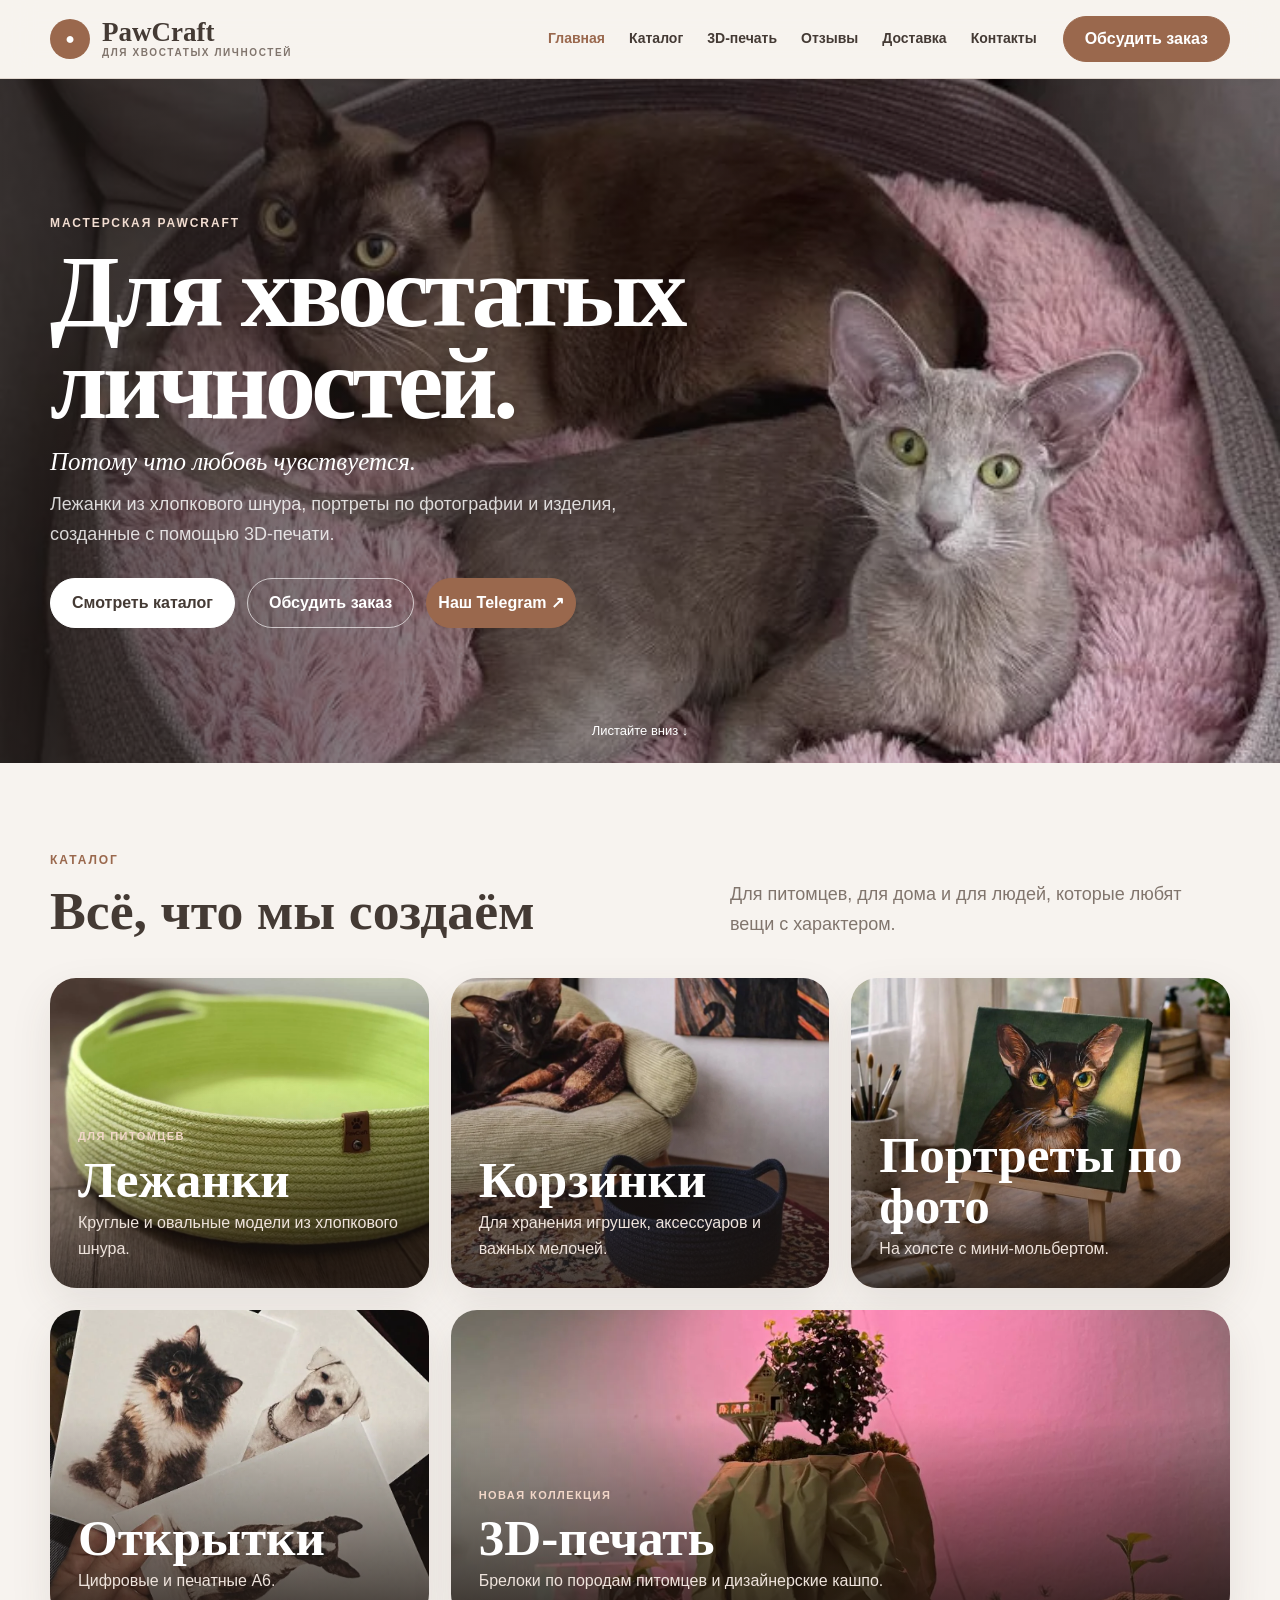
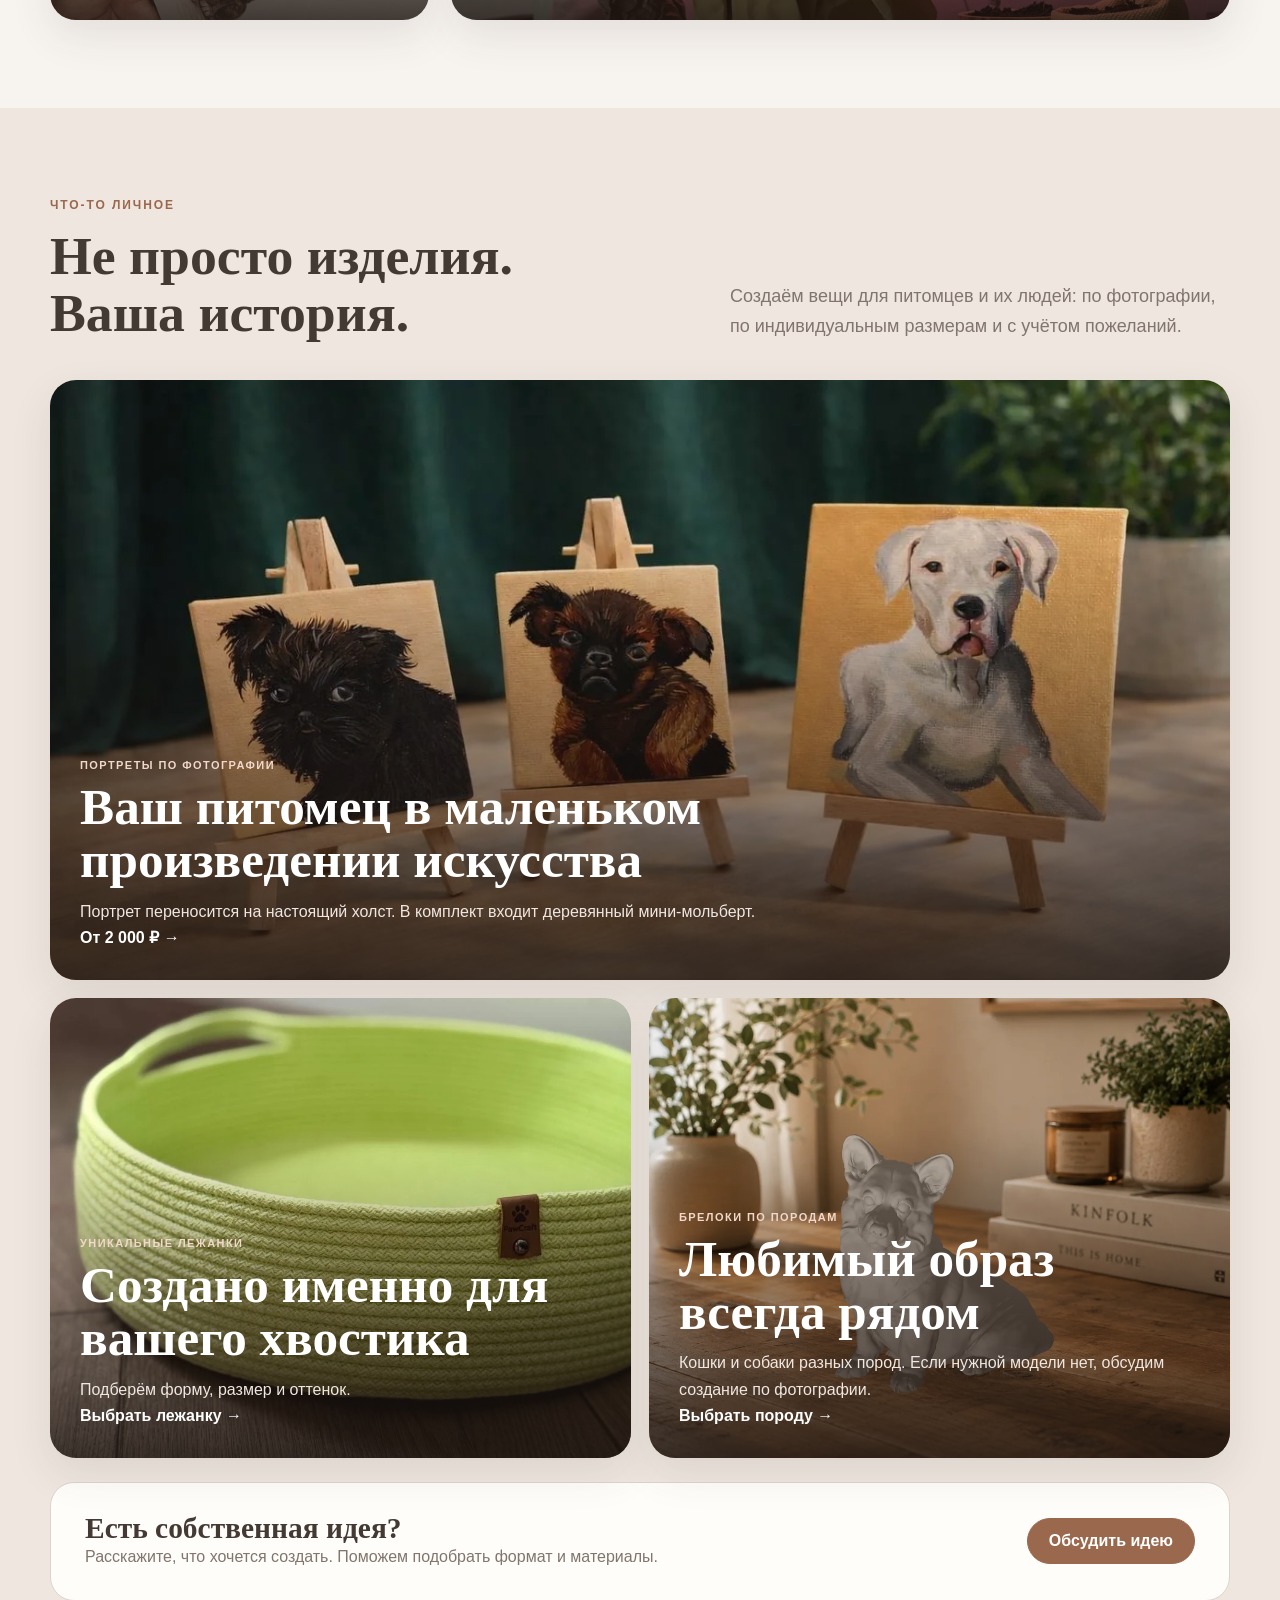
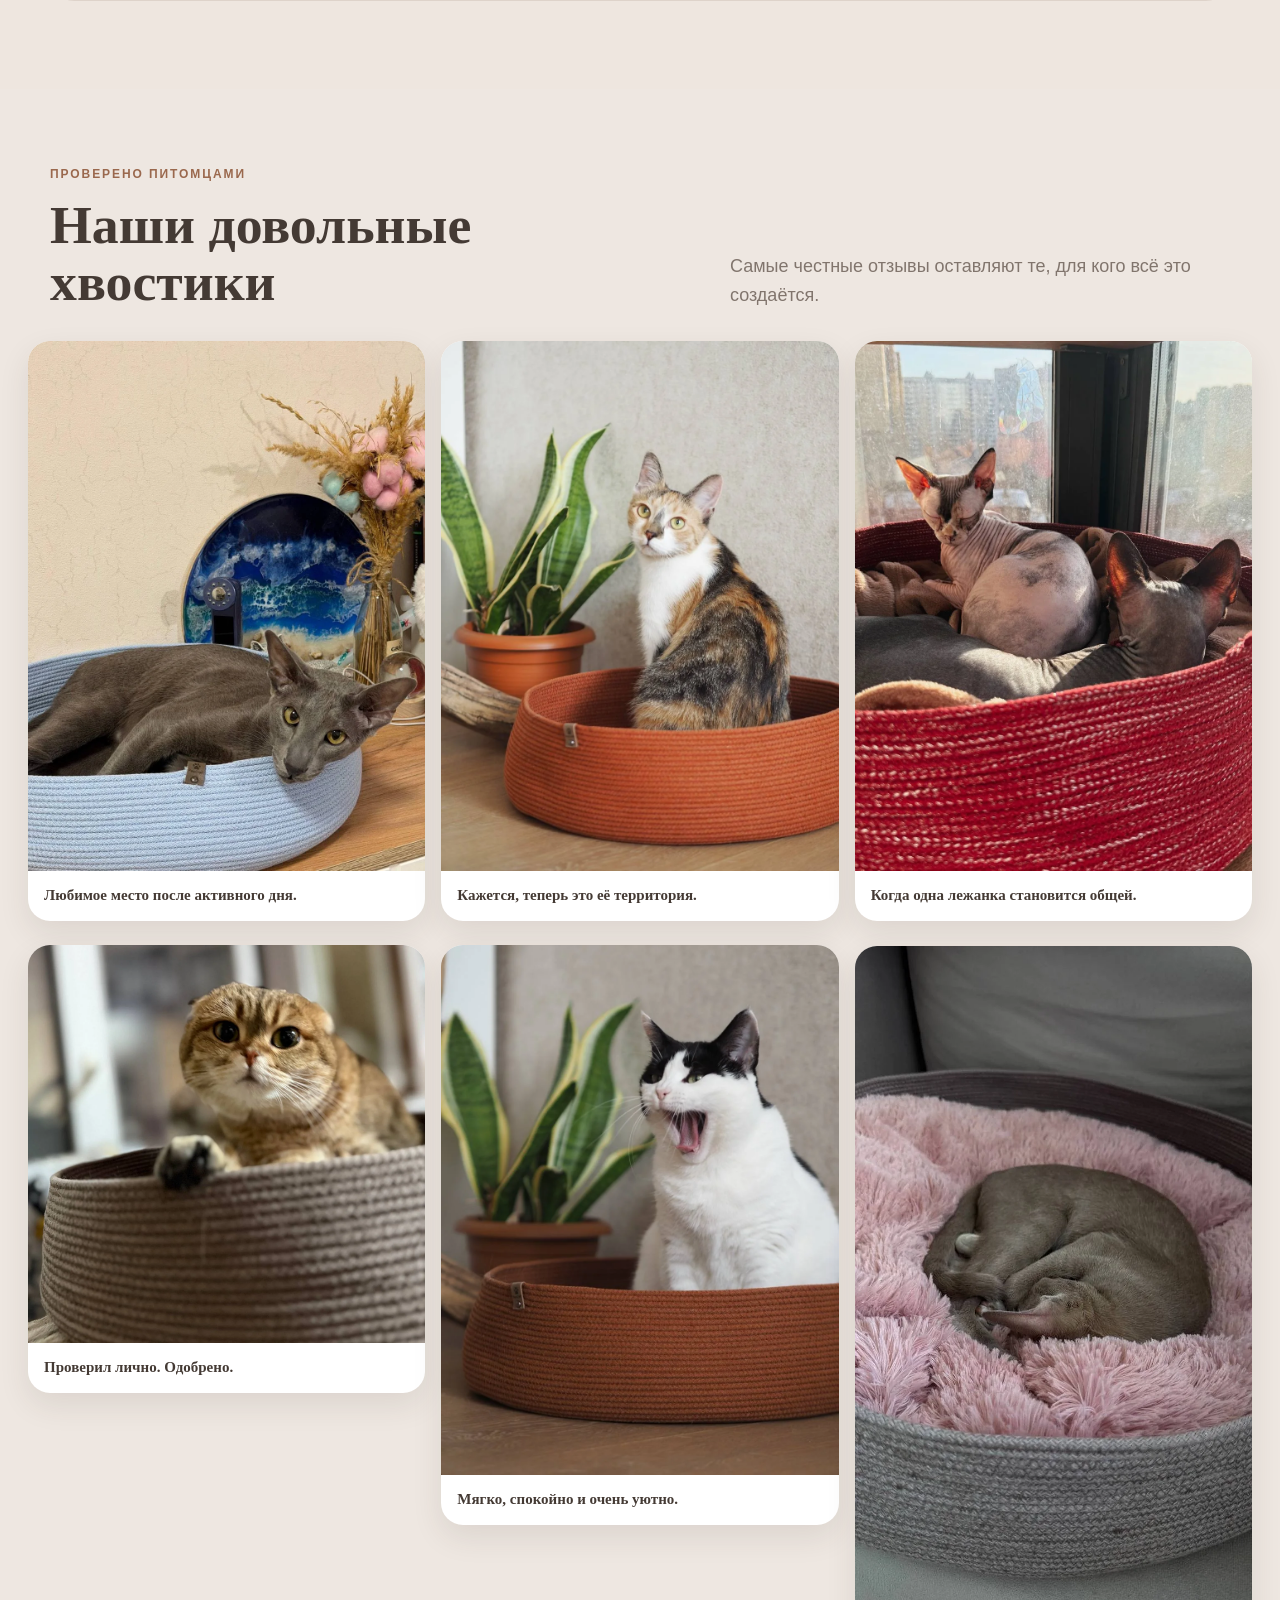
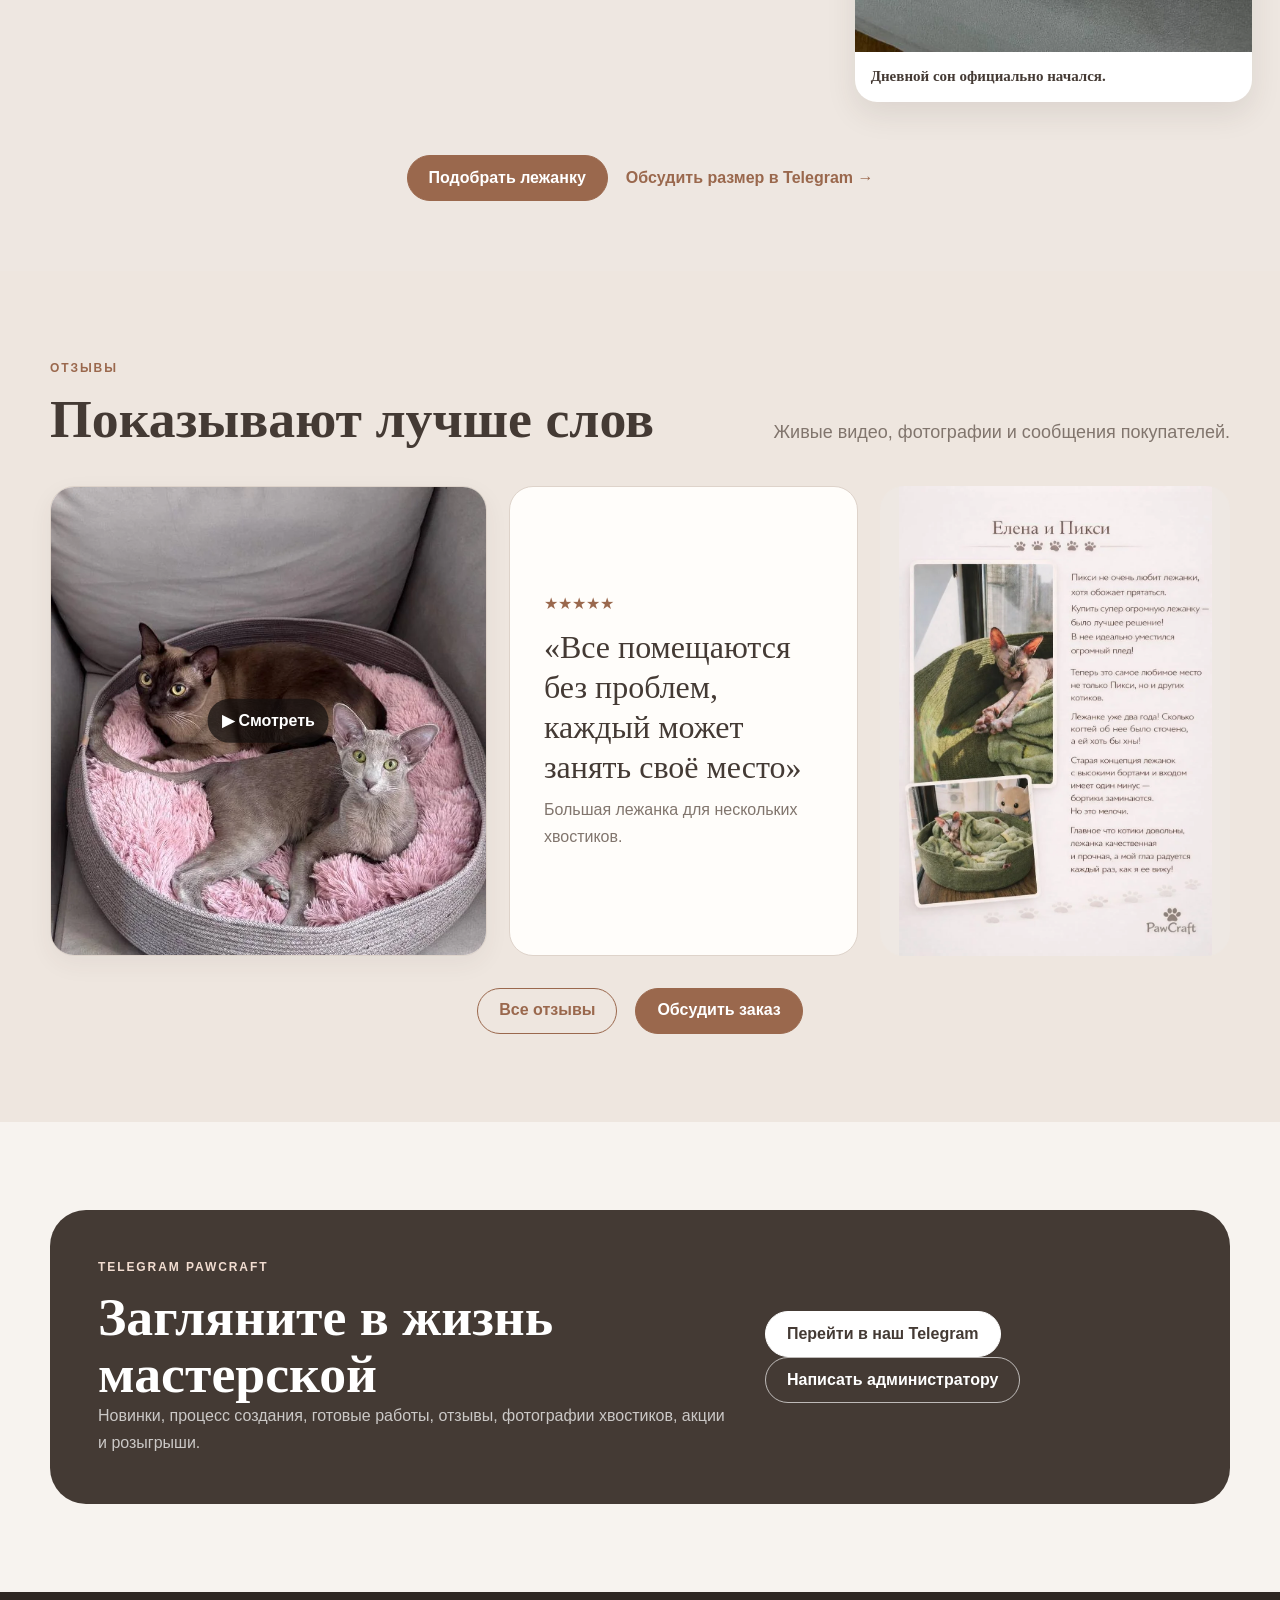
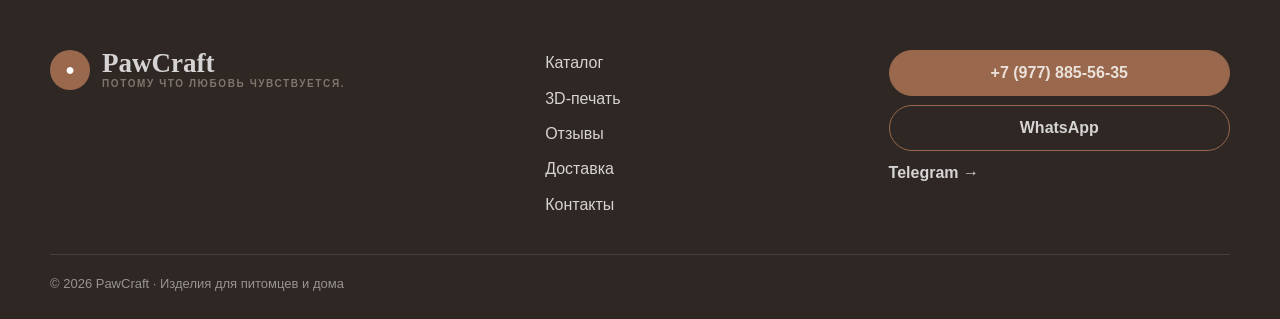
<file: index.html>
<!DOCTYPE html>

<html lang="ru"><head><meta charset="utf-8"/><meta content="width=device-width,initial-scale=1" name="viewport"/><title>PawCraft — для хвостатых личностей</title><meta content="Лежанки, корзинки, портреты, открытки и 3D-изделия PawCraft для питомцев и дома. Ручная работа и индивидуальные заказы." name="description"/><meta content="PawCraft — изделия для питомцев и дома" property="og:title"/><meta content="Лежанки, корзинки, портреты, открытки и 3D-изделия PawCraft для питомцев и дома. Ручная работа и индивидуальные заказы." property="og:description"/><meta content="https://pawcraft.ru/assets/hero-poster.webp" property="og:image"/><link href="style.css?v=portrait-video-reviews-final" rel="stylesheet"/><script defer="" src="script.js?v=portrait-video-reviews-final"></script><link href="favicon.svg" rel="icon" type="image/svg+xml"/><meta content="#f7f3ee" name="theme-color"/><meta content="light" name="color-scheme"/><meta content="website" property="og:type"/><meta content="https://pawcraft.ru/" property="og:url"/><meta content="PawCraft" property="og:site_name"/><meta content="summary_large_image" name="twitter:card"/><meta content="PawCraft — изделия для питомцев и дома" name="twitter:title"/><meta content="Лежанки, корзинки, портреты, открытки и 3D-изделия PawCraft для питомцев и дома. Ручная работа и индивидуальные заказы." name="twitter:description"/><meta content="https://pawcraft.ru/assets/hero-poster.webp" name="twitter:image"/><link href="https://pawcraft.ru/" rel="canonical"/></head><body class="page-reference-home"><div class="progress"></div><header class="site-header"><div class="container nav"><a aria-current="page" class="brand active" href="/"><span class="paw">●</span><span>PawCraft<small>для хвостатых личностей</small></span></a><nav class="nav-links"><a aria-current="page" class="active" href="/">Главная</a><a class="" href="catalog.html">Каталог</a><a class="" href="3d.html">3D-печать</a><a class="" href="reviews.html">Отзывы</a><a class="" href="delivery.html">Доставка</a><a class="" href="contacts.html">Контакты</a></nav><div class="nav-actions"><a class="btn btn-ghost" href="https://t.me/PawCraft_store" rel="noopener noreferrer" target="_blank">Наш Telegram</a><a class="btn" href="https://t.me/pawcraftadmin" rel="noopener noreferrer" target="_blank">Обсудить заказ</a><button aria-controls="mobile-navigation" aria-expanded="false" aria-label="Открыть меню" class="menu-btn" type="button">☰</button></div></div><div aria-label="Мобильная навигация" class="mobile-menu" id="mobile-navigation"><a aria-current="page" class="active" href="/">Главная</a><a href="catalog.html">Каталог</a><a href="3d.html">3D-печать</a><a href="reviews.html">Отзывы</a><a href="delivery.html">Доставка</a><a href="contacts.html">Контакты</a><a href="https://t.me/PawCraft_store" rel="noopener noreferrer" target="_blank">Наш Telegram</a><a href="https://t.me/pawcraftadmin" rel="noopener noreferrer" target="_blank">Обсудить заказ</a></div></header><main>
<section class="hero"><video aria-hidden="true" autoplay="" class="hero-video-bg" loop="" muted="" playsinline="" poster="assets/hero-poster.webp"><source src="assets/hero.mp4" type="video/mp4"/></video><div class="hero-shade"></div><div class="container hero-content"><span class="eyebrow light">Мастерская PawCraft</span><h1>Для хвостатых<br/>личностей.</h1><p class="hero-slogan">Потому что любовь чувствуется.</p><p class="hero-copy">Лежанки из хлопкового шнура, портреты по фотографии и изделия, созданные с помощью 3D-печати.</p><div class="hero-actions"><a class="btn btn-light" href="#catalog">Смотреть каталог</a><a class="btn btn-outline-light" href="https://t.me/pawcraftadmin" target="_blank">Обсудить заказ</a><a class="btn btn-link-light" href="https://t.me/PawCraft_store" target="_blank">Наш Telegram ↗</a></div></div><a class="scroll-hint" href="#catalog">Листайте вниз ↓</a></section>
<section class="section" id="catalog"><div class="container"><div class="section-head"><div><span class="eyebrow">Каталог</span><h2>Всё, что мы создаём</h2></div><p>Для питомцев, для дома и для людей, которые любят вещи с характером.</p></div><div class="category-grid">
<a class="category" href="beds.html"><img alt="Зелёная лежанка PawCraft с ручками, изделие видно целиком" src="assets/bed-green-handles-main.webp"/><div><span>Для питомцев</span><h3>Лежанки</h3><p>Круглые и овальные модели из хлопкового шнура.</p></div></a>
<a class="category" href="baskets.html"><img alt="Корзинки PawCraft" src="assets/basket-main.webp"/><div><h3>Корзинки</h3><p>Для хранения игрушек, аксессуаров и важных мелочей.</p></div></a>
<a class="category" href="portraits.html"><img alt="Портреты по фото" src="assets/portrait-main.webp"/><div><h3>Портреты по фото</h3><p>На холсте с мини-мольбертом.</p></div></a>
<a class="category category-postcards" href="postcards.html"><img alt="Открытки с питомцами" src="assets/postcards.webp"/><div><h3>Открытки</h3><p>Цифровые и печатные A6.</p></div></a>
<a class="category category-3d" href="3d.html"><img alt="Брелоки по породам и дизайнерские кашпо PawCraft" src="assets/pots.webp"/><div><span>Новая коллекция</span><h3>3D-печать</h3><p>Брелоки по породам питомцев и дизайнерские кашпо.</p></div></a>
</div></div></section>
<section class="section section-soft"><div class="container"><div class="section-head"><div><span class="eyebrow">Что-то личное</span><h2>Не просто изделия.<br/>Ваша история.</h2></div><p>Создаём вещи для питомцев и их людей: по фотографии, по индивидуальным размерам и с учётом пожеланий.</p></div><div class="personal-grid">
<a class="personal personal-main" href="portraits.html"><img alt="Портреты питомцев" src="assets/portrait-group.webp"/><div class="personal-copy"><span>Портреты по фотографии</span><h3>Ваш питомец в маленьком произведении искусства</h3><p>Портрет переносится на настоящий холст. В комплект входит деревянный мини-мольберт.</p><b>От 2 000 ₽ →</b></div></a>
<a class="personal" href="beds.html"><img alt="Лежанка PawCraft для питомца" decoding="async" loading="eager" onerror="this.onerror=null;this.src='assets/bed-main.webp'" src="assets/bed-green-handles-main.webp"/><div class="personal-copy"><span>Уникальные лежанки</span><h3>Создано именно для вашего хвостика</h3><p>Подберём форму, размер и оттенок.</p><b>Выбрать лежанку →</b></div></a>
<a class="personal" href="keychains.html"><img alt="Брелок корги PawCraft" src="assets/keychains/breeds/corgi.webp"/><div class="personal-copy"><span>Брелоки по породам</span><h3>Любимый образ всегда рядом</h3><p>Кошки и собаки разных пород. Если нужной модели нет, обсудим создание по фотографии.</p><b>Выбрать породу →</b></div></a>
</div><div class="idea-line"><div><h3>Есть собственная идея?</h3><p>Расскажите, что хочется создать. Поможем подобрать формат и материалы.</p></div><a class="btn" href="https://t.me/pawcraftadmin" target="_blank">Обсудить идею</a></div></div></section>
<section class="section home-tails-full"><div class="home-tails-inner"><div class="section-head"><div><span class="eyebrow">Проверено питомцами</span><h2>Наши довольные хвостики</h2></div><p>Самые честные отзывы оставляют те, для кого всё это создаётся.</p></div><div class="home-tails-collage"><figure class="tail-card"><img alt="Довольный хвостик PawCraft" aria-label="Открыть фотографию крупно" data-lightbox-image="assets/bed-oriental.webp" loading="lazy" role="button" src="assets/bed-oriental.webp" tabindex="0"/><figcaption>Любимое место после активного дня.</figcaption></figure><figure class="tail-card"><img alt="Довольный хвостик PawCraft" aria-label="Открыть фотографию крупно" data-lightbox-image="assets/bed-british.webp" loading="lazy" role="button" src="assets/bed-british.webp" tabindex="0"/><figcaption>Проверил лично. Одобрено.</figcaption></figure><figure class="tail-card"><img alt="Довольный хвостик PawCraft" aria-label="Открыть фотографию крупно" data-lightbox-image="assets/bed-calico.webp" loading="lazy" role="button" src="assets/bed-calico.webp" tabindex="0"/><figcaption>Кажется, теперь это её территория.</figcaption></figure><figure class="tail-card"><img alt="Довольный хвостик PawCraft" aria-label="Открыть фотографию крупно" data-lightbox-image="assets/bed-bw.webp" loading="lazy" role="button" src="assets/bed-bw.webp" tabindex="0"/><figcaption>Мягко, спокойно и очень уютно.</figcaption></figure><figure class="tail-card"><img alt="Довольный хвостик PawCraft" aria-label="Открыть фотографию крупно" data-lightbox-image="assets/bed-sphynx.webp" loading="lazy" role="button" src="assets/bed-sphynx.webp" tabindex="0"/><figcaption>Когда одна лежанка становится общей.</figcaption></figure><figure class="tail-card"><img alt="Довольный хвостик PawCraft" aria-label="Открыть фотографию крупно" data-lightbox-image="assets/bed-sleep.webp" loading="lazy" role="button" src="assets/bed-sleep.webp" tabindex="0"/><figcaption>Дневной сон официально начался.</figcaption></figure></div><div class="center-action"><a class="btn" href="beds.html">Подобрать лежанку</a><a class="text-link" href="https://t.me/pawcraftadmin" target="_blank">Обсудить размер в Telegram →</a></div></div></section>
<section class="section section-soft"><div class="container"><div class="section-head"><div><span class="eyebrow">Отзывы</span><h2>Показывают лучше слов</h2></div><p>Живые видео, фотографии и сообщения покупателей.</p></div><div class="review-preview"><div class="review-video-card preview-video-card"><video playsinline="" poster="assets/bed-two.webp" preload="metadata"><source src="assets/review-1.mp4" type="video/mp4"/></video><span aria-hidden="true" class="video-open-hint">▶ Смотреть</span></div><div class="quote"><span>★★★★★</span><blockquote>«Все помещаются без проблем, каждый может занять своё место»</blockquote><p>Большая лежанка для нескольких хвостиков.</p></div><img alt="Отзыв покупателя" aria-label="Открыть фотографию отзыва" data-lightbox-image="assets/review2.webp" loading="lazy" role="button" src="assets/review2.webp" tabindex="0"/></div><div class="center-action"><a class="btn btn-ghost" href="reviews.html">Все отзывы</a><a class="btn" href="https://t.me/pawcraftadmin" target="_blank">Обсудить заказ</a></div></div></section>
<section class="section"><div class="container"><div class="telegram-block"><div><span class="eyebrow light">Telegram PawCraft</span><h2>Загляните в жизнь мастерской</h2><p>Новинки, процесс создания, готовые работы, отзывы, фотографии хвостиков, акции и розыгрыши.</p></div><div><a class="btn btn-light" href="https://t.me/PawCraft_store" target="_blank">Перейти в наш Telegram</a><a class="btn btn-outline-light" href="https://t.me/pawcraftadmin" target="_blank">Написать администратору</a></div></div></div></section>
</main><footer class="footer"><div class="container footer-grid"><div><a aria-current="page" class="brand footer-brand active" href="/"><span class="paw">●</span><span>PawCraft<small>Потому что любовь чувствуется.</small></span></a></div><div class="footer-links"><a href="catalog.html">Каталог</a><a href="3d.html">3D-печать</a><a href="reviews.html">Отзывы</a><a href="delivery.html">Доставка</a><a href="contacts.html">Контакты</a></div><div class="footer-actions"><a class="btn" href="tel:+79778855635">+7 (977) 885-56-35</a><a class="btn btn-ghost" href="https://wa.me/79778855635" rel="noopener noreferrer" target="_blank">WhatsApp</a><a class="text-link" href="https://t.me/pawcraftadmin" rel="noopener noreferrer" target="_blank">Telegram →</a></div></div><div class="container copyright">© 2026 PawCraft · Изделия для питомцев и дома</div></footer></body></html>
</file>
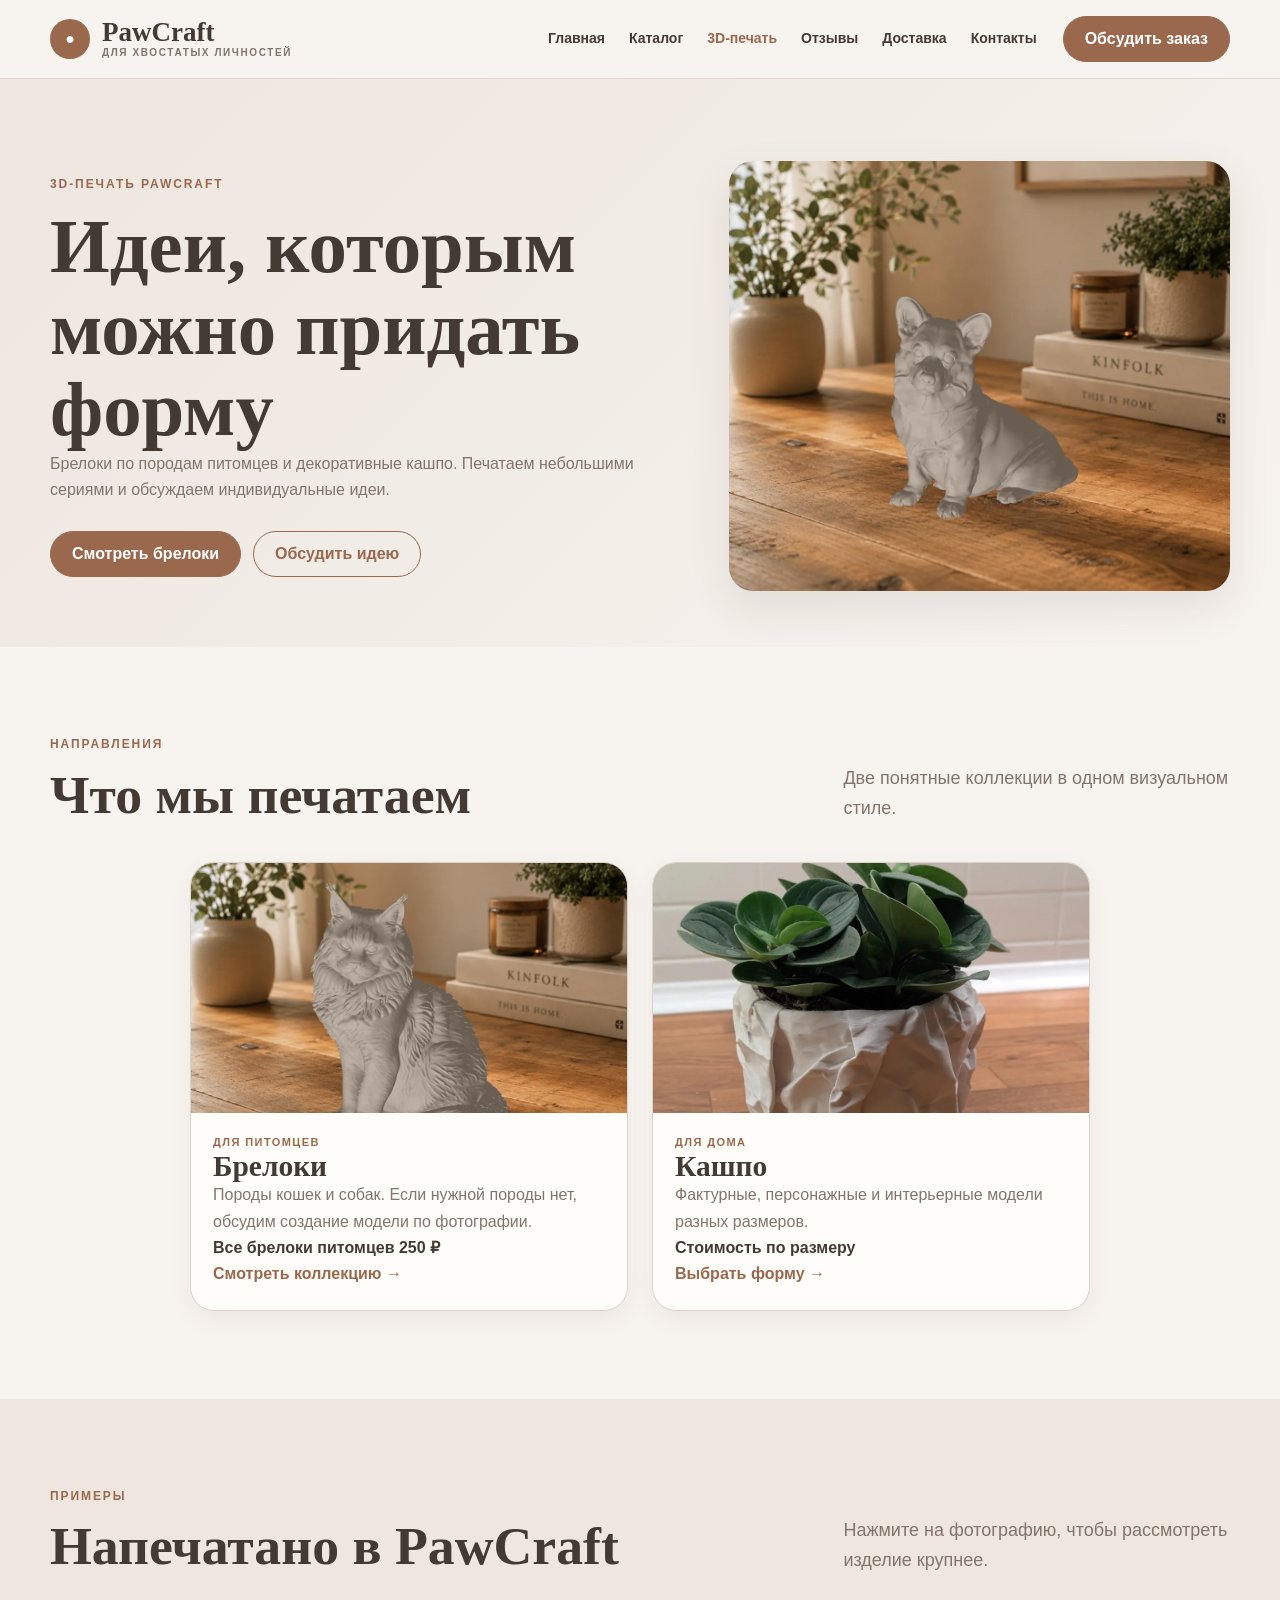
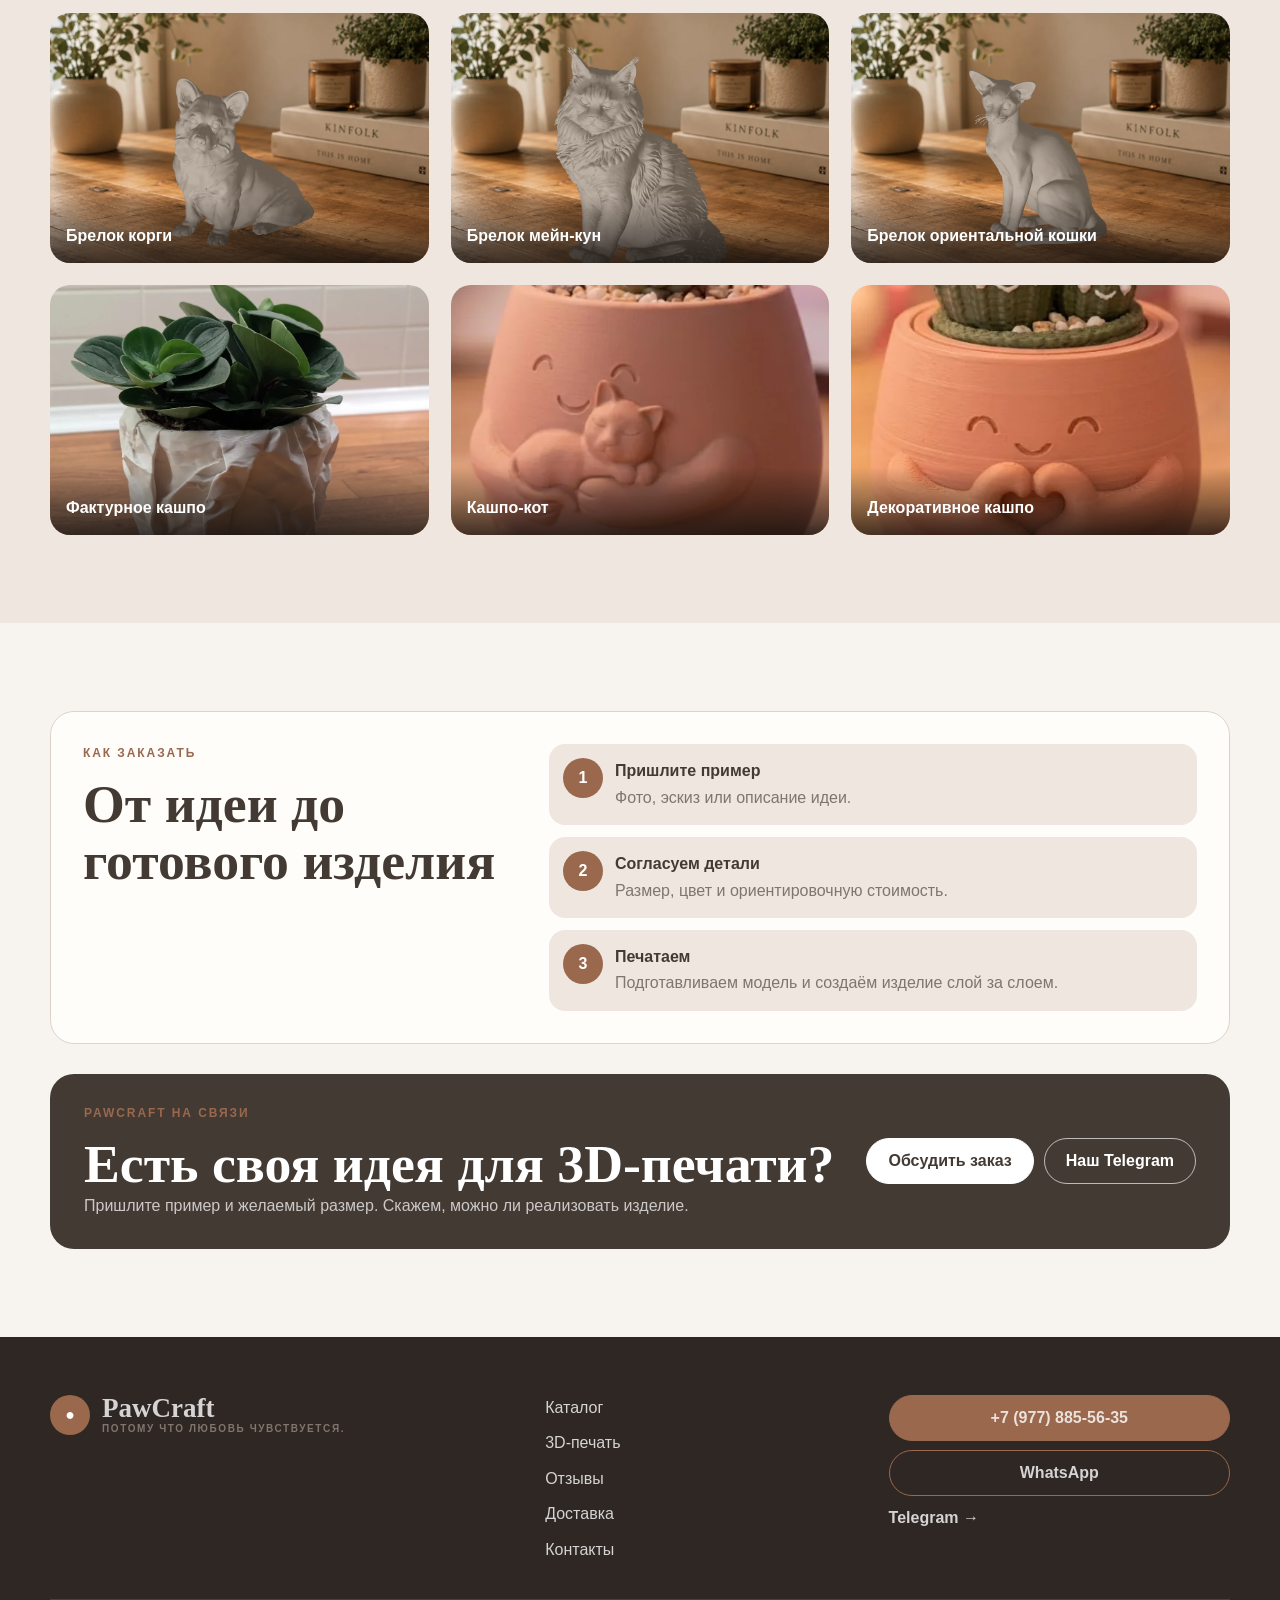
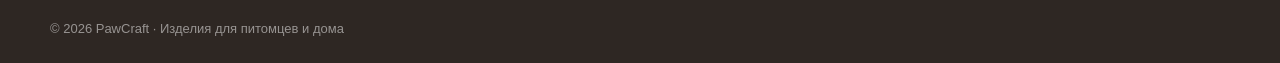
<file: 3d.html>
<!DOCTYPE html>

<html lang="ru"><head><meta charset="utf-8"/><meta content="width=device-width,initial-scale=1" name="viewport"/><title>3D-печать PawCraft: брелоки по породам и кашпо</title><meta content="3D-изделия PawCraft: брелоки с породами кошек и собак и дизайнерские интерьерные кашпо." name="description"/><meta content="3D-печать PawCraft: брелоки по породам и кашпо" property="og:title"/><meta content="3D-изделия PawCraft: брелоки с породами кошек и собак и дизайнерские интерьерные кашпо." property="og:description"/><meta content="https://pawcraft.ru/assets/keychains/breeds/corgi.webp" property="og:image"/><link href="style.css?v=portrait-video-reviews-final" rel="stylesheet"/><script defer="" src="script.js?v=portrait-video-reviews-final"></script><link href="favicon.svg" rel="icon" type="image/svg+xml"/><meta content="#f7f3ee" name="theme-color"/><meta content="light" name="color-scheme"/><meta content="website" property="og:type"/><meta content="https://pawcraft.ru/3d.html" property="og:url"/><meta content="PawCraft" property="og:site_name"/><meta content="summary_large_image" name="twitter:card"/><meta content="3D-печать PawCraft: брелоки по породам и кашпо" name="twitter:title"/><meta content="3D-изделия PawCraft: брелоки с породами кошек и собак и дизайнерские интерьерные кашпо." name="twitter:description"/><meta content="https://pawcraft.ru/assets/keychains/breeds/corgi.webp" name="twitter:image"/><link href="https://pawcraft.ru/3d.html" rel="canonical"/></head><body class="page-3d"><div class="progress"></div><header class="site-header"><div class="container nav"><a class="brand" href="/"><span class="paw">●</span><span>PawCraft<small>для хвостатых личностей</small></span></a><nav class="nav-links"><a class="" href="/">Главная</a><a class="" href="catalog.html">Каталог</a><a aria-current="page" class="active" href="3d.html">3D-печать</a><a class="" href="reviews.html">Отзывы</a><a class="" href="delivery.html">Доставка</a><a class="" href="contacts.html">Контакты</a></nav><div class="nav-actions"><a class="btn btn-ghost" href="https://t.me/PawCraft_store" rel="noopener noreferrer" target="_blank">Наш Telegram</a><a class="btn" href="https://t.me/pawcraftadmin" rel="noopener noreferrer" target="_blank">Обсудить заказ</a><button aria-controls="mobile-navigation" aria-expanded="false" aria-label="Открыть меню" class="menu-btn" type="button">☰</button></div></div><div aria-label="Мобильная навигация" class="mobile-menu" id="mobile-navigation"><a href="/">Главная</a><a href="catalog.html">Каталог</a><a aria-current="page" class="active" href="3d.html">3D-печать</a><a href="reviews.html">Отзывы</a><a href="delivery.html">Доставка</a><a href="contacts.html">Контакты</a><a href="https://t.me/PawCraft_store" rel="noopener noreferrer" target="_blank">Наш Telegram</a><a href="https://t.me/pawcraftadmin" rel="noopener noreferrer" target="_blank">Обсудить заказ</a></div></header><main>
<section class="page-hero tech three-d-hero">
<div class="container three-d-hero__inner">
<div>
<span class="eyebrow">3D-печать PawCraft</span>
<h1>Идеи, которым можно придать форму</h1>
<p>Брелоки по породам питомцев и декоративные кашпо. Печатаем небольшими сериями и обсуждаем индивидуальные идеи.</p>
<div class="hero-actions">
<a class="btn" href="keychains.html">Смотреть брелоки</a>
<a class="btn btn-ghost" href="https://t.me/pawcraftadmin" rel="noopener noreferrer" target="_blank">Обсудить идею</a>
</div>
</div>
<div class="three-d-hero__media">
<img alt="3D-брелок PawCraft" aria-label="Открыть фотографию крупно" data-lightbox-image="assets/keychains/breeds/corgi.webp" decoding="async" height="1280" role="button" src="assets/keychains/breeds/corgi.webp" tabindex="0" width="960"/>
</div>
</div>
</section>
<section class="section">
<div class="container">
<div class="section-head">
<div><span class="eyebrow">Направления</span><h2>Что мы печатаем</h2></div>
<p>Две понятные коллекции в одном визуальном стиле.</p>
</div>
<div class="three-d-grid">
<a class="three-d-card" href="keychains.html">
<div class="three-d-card__media"><img alt="Брелоки PawCraft" decoding="async" loading="lazy" src="assets/keychains/breeds/maine-coon.webp"/></div>
<div class="three-d-card__body"><span>Для питомцев</span><h3>Брелоки</h3><p>Породы кошек и собак. Если нужной породы нет, обсудим создание модели по фотографии.</p><b>Все брелоки питомцев 250 ₽</b><em>Смотреть коллекцию →</em></div>
</a>
<a class="three-d-card" href="pots.html">
<div class="three-d-card__media"><img alt="Кашпо PawCraft" decoding="async" loading="lazy" src="assets/pots/crumpled-round-1.webp"/></div>
<div class="three-d-card__body"><span>Для дома</span><h3>Кашпо</h3><p>Фактурные, персонажные и интерьерные модели разных размеров.</p><b>Стоимость по размеру</b><em>Выбрать форму →</em></div>
</a>
</div>
</div>
</section>
<section class="section section-soft">
<div class="container">
<div class="section-head">
<div><span class="eyebrow">Примеры</span><h2>Напечатано в PawCraft</h2></div>
<p>Нажмите на фотографию, чтобы рассмотреть изделие крупнее.</p>
</div>
<div class="three-d-gallery"><button aria-label="Открыть фото: Брелок по породе корги" class="media-tile" data-lightbox-image="assets/keychains/breeds/corgi.webp" type="button"><img alt="Брелок по породе корги" aria-label="Открыть фотографию крупно" data-lightbox-image="assets/keychains/breeds/corgi.webp" decoding="async" loading="lazy" role="button" src="assets/keychains/breeds/corgi.webp" tabindex="0"/><span>Брелок корги</span></button><button aria-label="Открыть фото: Брелок по породе мейн-кун" class="media-tile" data-lightbox-image="assets/keychains/breeds/maine-coon.webp" type="button"><img alt="Брелок по породе мейн-кун" aria-label="Открыть фотографию крупно" data-lightbox-image="assets/keychains/breeds/maine-coon.webp" decoding="async" loading="lazy" role="button" src="assets/keychains/breeds/maine-coon.webp" tabindex="0"/><span>Брелок мейн-кун</span></button><button aria-label="Открыть фото: Брелок по породе ориентальная кошка" class="media-tile" data-lightbox-image="assets/keychains/breeds/oriental-cat.webp" type="button"><img alt="Брелок по породе ориентальная кошка" aria-label="Открыть фотографию крупно" data-lightbox-image="assets/keychains/breeds/oriental-cat.webp" decoding="async" loading="lazy" role="button" src="assets/keychains/breeds/oriental-cat.webp" tabindex="0"/><span>Брелок ориентальной кошки</span></button><button aria-label="Открыть фото: Фактурное круглое кашпо" class="media-tile" data-lightbox-image="assets/pots/crumpled-round-1.webp" type="button"><img alt="Фактурное круглое кашпо" aria-label="Открыть фотографию крупно" data-lightbox-image="assets/pots/crumpled-round-1.webp" decoding="async" loading="lazy" role="button" src="assets/pots/crumpled-round-1.webp" tabindex="0"/><span>Фактурное кашпо</span></button><button aria-label="Открыть фото: Кашпо в форме кота" class="media-tile" data-lightbox-image="assets/pots/cute-cat.webp" type="button"><img alt="Кашпо в форме кота" aria-label="Открыть фотографию крупно" data-lightbox-image="assets/pots/cute-cat.webp" decoding="async" loading="lazy" role="button" src="assets/pots/cute-cat.webp" tabindex="0"/><span>Кашпо-кот</span></button><button aria-label="Открыть фото: Декоративное кашпо" class="media-tile" data-lightbox-image="assets/pots/cute-heart.webp" type="button"><img alt="Декоративное кашпо" aria-label="Открыть фотографию крупно" data-lightbox-image="assets/pots/cute-heart.webp" decoding="async" loading="lazy" role="button" src="assets/pots/cute-heart.webp" tabindex="0"/><span>Декоративное кашпо</span></button></div>
</div>
</section>
<section class="section">
<div class="container">
<div class="three-d-process">
<div><span class="eyebrow">Как заказать</span><h2>От идеи до готового изделия</h2></div>
<ol>
<li><b>1</b><span><strong>Пришлите пример</strong>Фото, эскиз или описание идеи.</span></li>
<li><b>2</b><span><strong>Согласуем детали</strong>Размер, цвет и ориентировочную стоимость.</span></li>
<li><b>3</b><span><strong>Печатаем</strong>Подготавливаем модель и создаём изделие слой за слоем.</span></li>
</ol>
</div>
<div class="cta"><div><span class="eyebrow">PawCraft на связи</span><h2>Есть своя идея для 3D-печати?</h2><p>Пришлите пример и желаемый размер. Скажем, можно ли реализовать изделие.</p></div><div class="cta-actions"><a class="btn btn-light" href="https://t.me/pawcraftadmin" rel="noopener noreferrer" target="_blank">Обсудить заказ</a><a class="btn btn-outline-light" href="https://t.me/PawCraft_store" rel="noopener noreferrer" target="_blank">Наш Telegram</a></div></div>
</div>
</section>
</main><footer class="footer"><div class="container footer-grid"><div><a class="brand footer-brand" href="/"><span class="paw">●</span><span>PawCraft<small>Потому что любовь чувствуется.</small></span></a></div><div class="footer-links"><a href="catalog.html">Каталог</a><a aria-current="page" class="active" href="3d.html">3D-печать</a><a href="reviews.html">Отзывы</a><a href="delivery.html">Доставка</a><a href="contacts.html">Контакты</a></div><div class="footer-actions"><a class="btn" href="tel:+79778855635">+7 (977) 885-56-35</a><a class="btn btn-ghost" href="https://wa.me/79778855635" rel="noopener noreferrer" target="_blank">WhatsApp</a><a class="text-link" href="https://t.me/pawcraftadmin" rel="noopener noreferrer" target="_blank">Telegram →</a></div></div><div class="container copyright">© 2026 PawCraft · Изделия для питомцев и дома</div></footer></body></html>
</file>
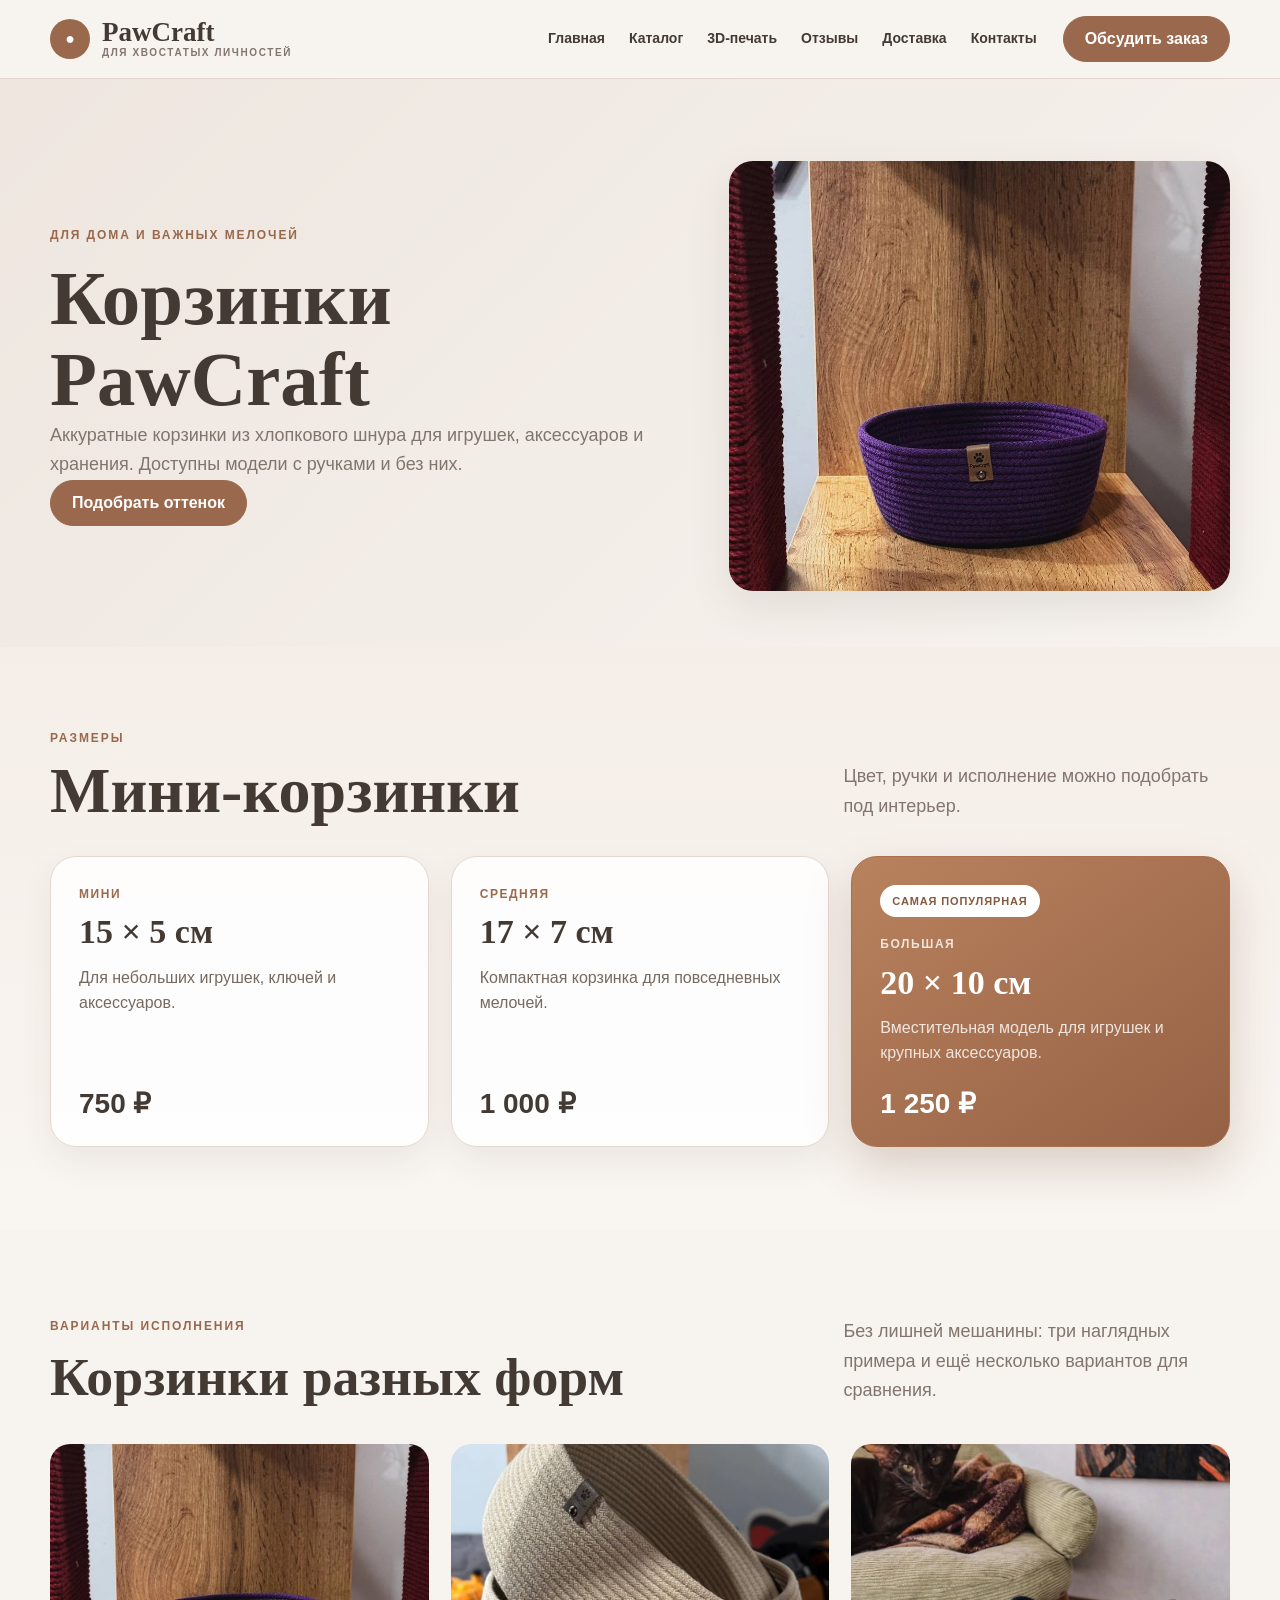
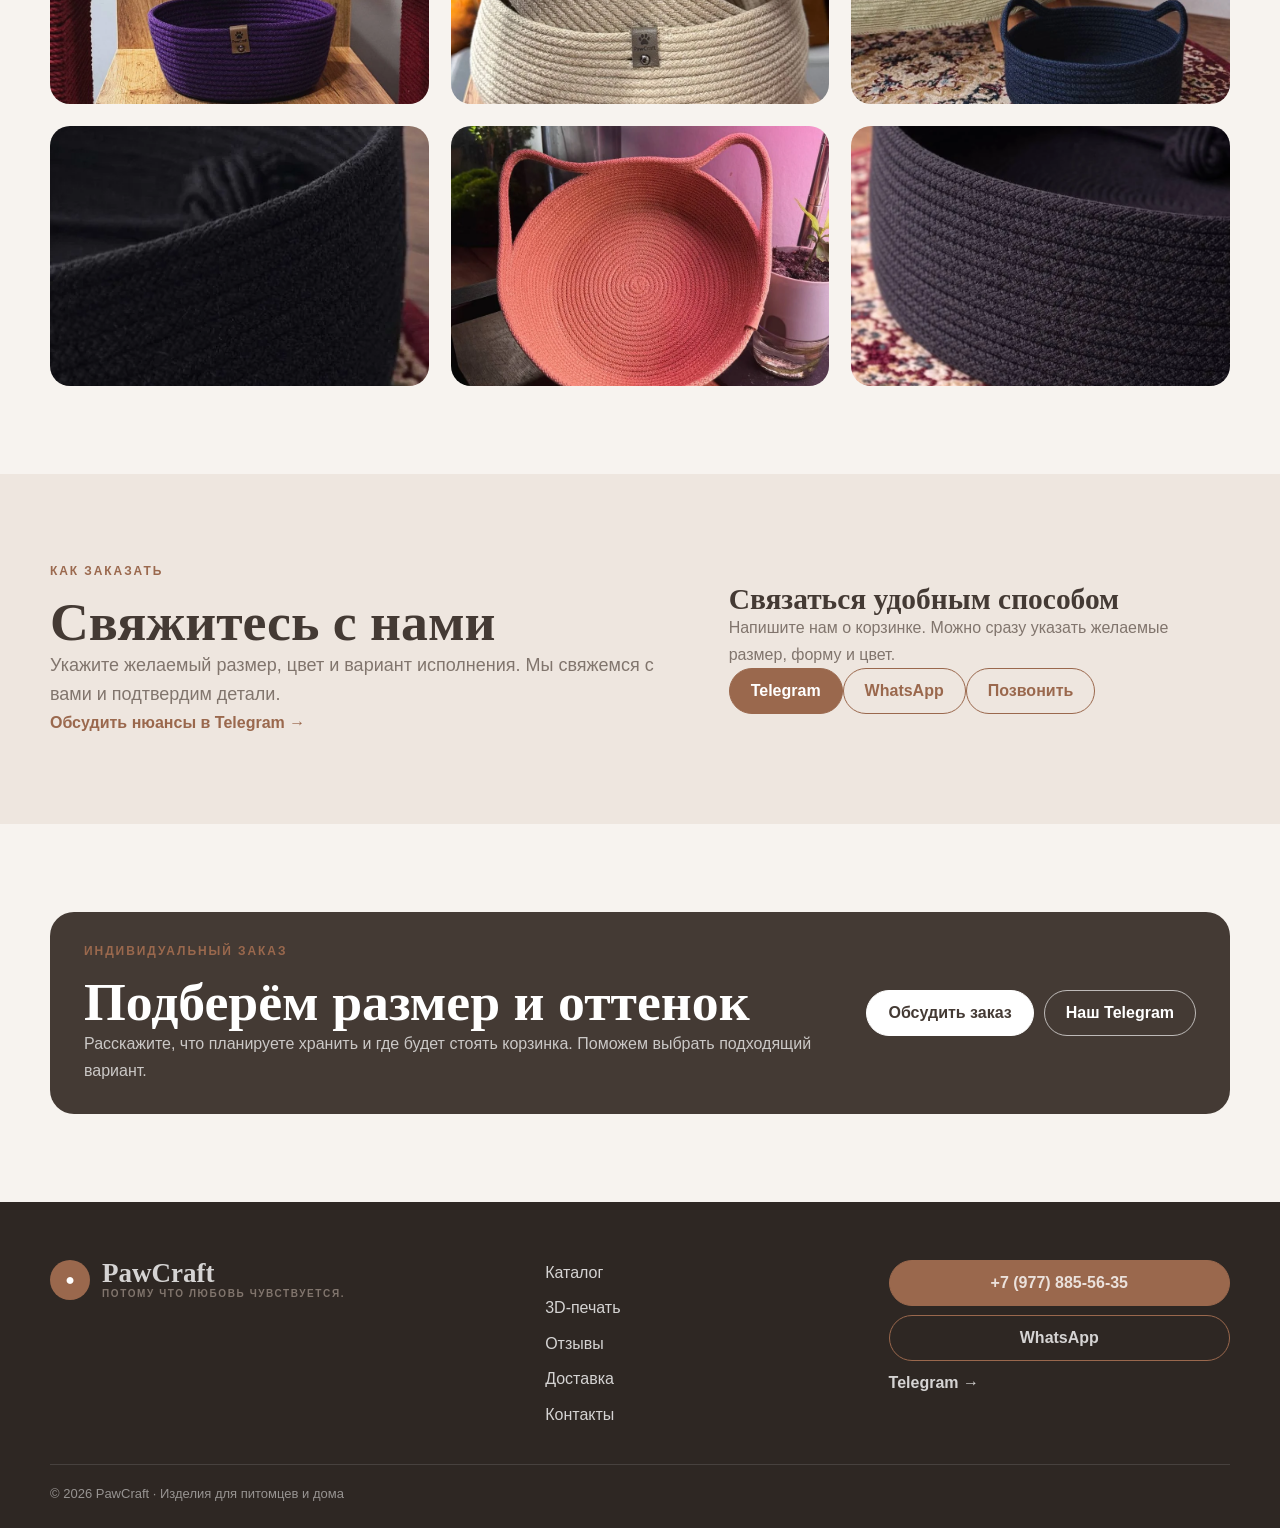
<file: baskets.html>
<!DOCTYPE html>

<html lang="ru"><head><meta charset="utf-8"/><meta content="width=device-width,initial-scale=1" name="viewport"/><title>Корзинки для питомцев и дома · PawCraft</title><meta content="Корзинки PawCraft из хлопкового шнура для питомцев, хранения и интерьера. Индивидуальные размеры и цвета." name="description"/><meta content="Корзинки для питомцев и дома · PawCraft" property="og:title"/><meta content="Корзинки PawCraft из хлопкового шнура для питомцев, хранения и интерьера. Индивидуальные размеры и цвета." property="og:description"/><meta content="https://pawcraft.ru/assets/basket-main.webp" property="og:image"/><link href="style.css?v=portrait-video-reviews-final" rel="stylesheet"/><script defer="" src="script.js?v=portrait-video-reviews-final"></script><link href="favicon.svg" rel="icon" type="image/svg+xml"/><meta content="#f7f3ee" name="theme-color"/><meta content="light" name="color-scheme"/><meta content="website" property="og:type"/><meta content="https://pawcraft.ru/baskets.html" property="og:url"/><meta content="PawCraft" property="og:site_name"/><meta content="summary_large_image" name="twitter:card"/><meta content="Корзинки для питомцев и дома · PawCraft" name="twitter:title"/><meta content="Корзинки PawCraft из хлопкового шнура для питомцев, хранения и интерьера. Индивидуальные размеры и цвета." name="twitter:description"/><meta content="https://pawcraft.ru/assets/basket-main.webp" name="twitter:image"/><link href="https://pawcraft.ru/baskets.html" rel="canonical"/></head><body><div class="progress"></div><header class="site-header"><div class="container nav"><a class="brand" href="/"><span class="paw">●</span><span>PawCraft<small>для хвостатых личностей</small></span></a><nav class="nav-links"><a class="" href="/">Главная</a><a class="" href="catalog.html">Каталог</a><a class="" href="3d.html">3D-печать</a><a class="" href="reviews.html">Отзывы</a><a class="" href="delivery.html">Доставка</a><a class="" href="contacts.html">Контакты</a></nav><div class="nav-actions"><a class="btn btn-ghost" href="https://t.me/PawCraft_store" rel="noopener noreferrer" target="_blank">Наш Telegram</a><a class="btn" href="https://t.me/pawcraftadmin" rel="noopener noreferrer" target="_blank">Обсудить заказ</a><button aria-controls="mobile-navigation" aria-expanded="false" aria-label="Открыть меню" class="menu-btn" type="button">☰</button></div></div><div aria-label="Мобильная навигация" class="mobile-menu" id="mobile-navigation"><a href="/">Главная</a><a href="catalog.html">Каталог</a><a href="3d.html">3D-печать</a><a href="reviews.html">Отзывы</a><a href="delivery.html">Доставка</a><a href="contacts.html">Контакты</a><a href="https://t.me/PawCraft_store" rel="noopener noreferrer" target="_blank">Наш Telegram</a><a href="https://t.me/pawcraftadmin" rel="noopener noreferrer" target="_blank">Обсудить заказ</a></div></header><main>
<section class="product-hero"><div class="container split unified-media-layout"><div><span class="eyebrow">Для дома и важных мелочей</span><h1>Корзинки<br/>PawCraft</h1><p class="lead-sm">Аккуратные корзинки из хлопкового шнура для игрушек, аксессуаров и хранения. Доступны модели с ручками и без них.</p><a class="btn" href="https://t.me/pawcraftadmin" rel="noopener noreferrer" target="_blank">Подобрать оттенок</a></div><img alt="Фиолетовая корзинка PawCraft без ручек" aria-label="Открыть фотографию крупно" class="rounded" data-lightbox-image="assets/basket-purple.webp" decoding="async" height="1280" role="button" src="assets/basket-purple.webp" tabindex="0" width="960"/></div></section>
<section class="section section-soft sizes-section"><div class="container"><div class="section-head sizes-head"><div><span class="eyebrow">Размеры</span><h2>Мини-корзинки</h2></div><p>Цвет, ручки и исполнение можно подобрать под интерьер.</p></div><div class="size-cards"><article class="size-card"><span class="size-card__label">Мини</span><h3>15 × 5 см</h3><p>Для небольших игрушек, ключей и аксессуаров.</p><strong>750 ₽</strong></article><article class="size-card"><span class="size-card__label">Средняя</span><h3>17 × 7 см</h3><p>Компактная корзинка для повседневных мелочей.</p><strong>1 000 ₽</strong></article><article class="size-card is-popular"><span class="size-card__badge">Самая популярная</span><span class="size-card__label">Большая</span><h3>20 × 10 см</h3><p>Вместительная модель для игрушек и крупных аксессуаров.</p><strong>1 250 ₽</strong></article></div></div></section>
<section class="section"><div class="container"><div class="section-head"><div><span class="eyebrow">Варианты исполнения</span><h2>Корзинки разных форм</h2></div><p>Без лишней мешанины: три наглядных примера и ещё несколько вариантов для сравнения.</p></div><div class="gallery-grid unified-media-layout"><img alt="Фиолетовая корзинка PawCraft без ручек" aria-label="Открыть фотографию крупно" data-lightbox-image="assets/basket-purple.webp" decoding="async" height="1280" loading="lazy" role="button" src="assets/basket-purple.webp" tabindex="0" width="960"/><img alt="Бежевые корзинки PawCraft без ручек, разные размеры" aria-label="Открыть фотографию крупно" data-lightbox-image="assets/basket-beige-stack.webp" decoding="async" height="1280" loading="lazy" role="button" src="assets/basket-beige-stack.webp" tabindex="0" width="960"/><img alt="Тёмно-синяя корзинка PawCraft с ручками в интерьере" aria-label="Открыть фотографию крупно" data-lightbox-image="assets/basket-navy-room.webp" decoding="async" height="1280" loading="lazy" role="button" src="assets/basket-navy-room.webp" tabindex="0" width="853"/><img alt="Корзинка PawCraft без ручек" aria-label="Открыть фотографию крупно" data-lightbox-image="assets/basket-noears-2.webp" decoding="async" height="753" loading="lazy" role="button" src="assets/basket-noears-2.webp" tabindex="0" width="502"/><img alt="Розовая корзинка PawCraft с ручками" aria-label="Открыть фотографию крупно" data-lightbox-image="assets/basket-pink.webp" decoding="async" height="1280" loading="lazy" role="button" src="assets/basket-pink.webp" tabindex="0" width="960"/><img alt="Тёмная корзинка PawCraft с ручками" aria-label="Открыть фотографию крупно" data-lightbox-image="assets/basket-black.webp" decoding="async" height="1280" loading="lazy" role="button" src="assets/basket-black.webp" tabindex="0" width="853"/></div></div></section>
<section class="section section-soft"><div class="container split"><div><span class="eyebrow">Как заказать</span><h2>Свяжитесь с нами</h2><p class="lead-sm">Укажите желаемый размер, цвет и вариант исполнения. Мы свяжемся с вами и подтвердим детали.</p><a class="text-link" href="https://t.me/pawcraftadmin" rel="noopener noreferrer" target="_blank">Обсудить нюансы в Telegram →</a></div><div class="contact-choice"><h3>Связаться удобным способом</h3><p>Напишите нам о корзинке. Можно сразу указать желаемые размер, форму и цвет.</p><div class="contact-choice__buttons"><a class="btn" href="https://t.me/pawcraftadmin" rel="noopener noreferrer" target="_blank">Telegram</a><a class="btn btn-ghost" href="https://wa.me/79778855635" rel="noopener noreferrer" target="_blank">WhatsApp</a><a class="btn btn-ghost" href="tel:+79778855635">Позвонить</a></div></div></div></section>
<section class="section"><div class="container"><div class="cta"><div><span class="eyebrow">Индивидуальный заказ</span><h2>Подберём размер и оттенок</h2><p>Расскажите, что планируете хранить и где будет стоять корзинка. Поможем выбрать подходящий вариант.</p></div><div class="cta-actions"><a class="btn btn-light" href="https://t.me/pawcraftadmin" rel="noopener noreferrer" target="_blank">Обсудить заказ</a><a class="btn btn-outline-light" href="https://t.me/PawCraft_store" rel="noopener noreferrer" target="_blank">Наш Telegram</a></div></div></div></section>
</main><footer class="footer"><div class="container footer-grid"><div><a class="brand footer-brand" href="/"><span class="paw">●</span><span>PawCraft<small>Потому что любовь чувствуется.</small></span></a></div><div class="footer-links"><a href="catalog.html">Каталог</a><a href="3d.html">3D-печать</a><a href="reviews.html">Отзывы</a><a href="delivery.html">Доставка</a><a href="contacts.html">Контакты</a></div><div class="footer-actions"><a class="btn" href="tel:+79778855635">+7 (977) 885-56-35</a><a class="btn btn-ghost" href="https://wa.me/79778855635" rel="noopener noreferrer" target="_blank">WhatsApp</a><a class="text-link" href="https://t.me/pawcraftadmin" rel="noopener noreferrer" target="_blank">Telegram →</a></div></div><div class="container copyright">© 2026 PawCraft · Изделия для питомцев и дома</div></footer></body></html>
</file>
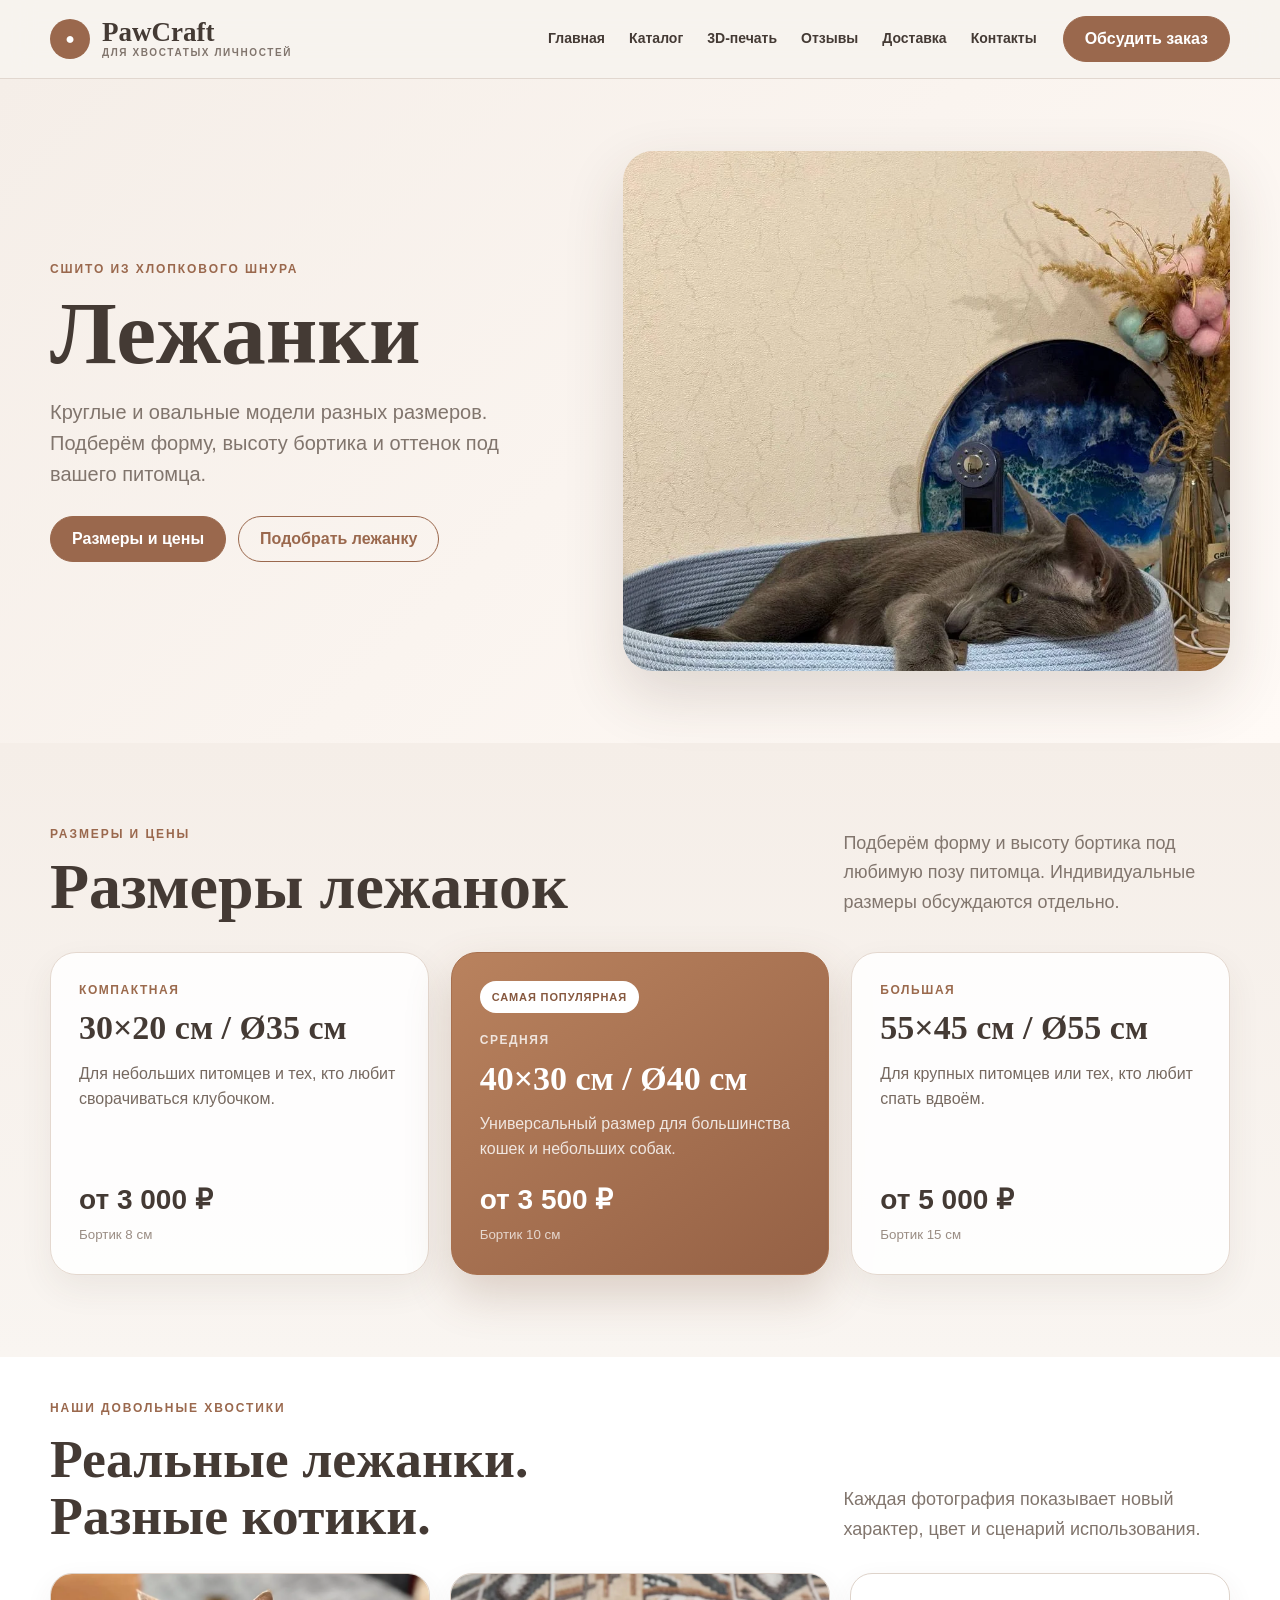
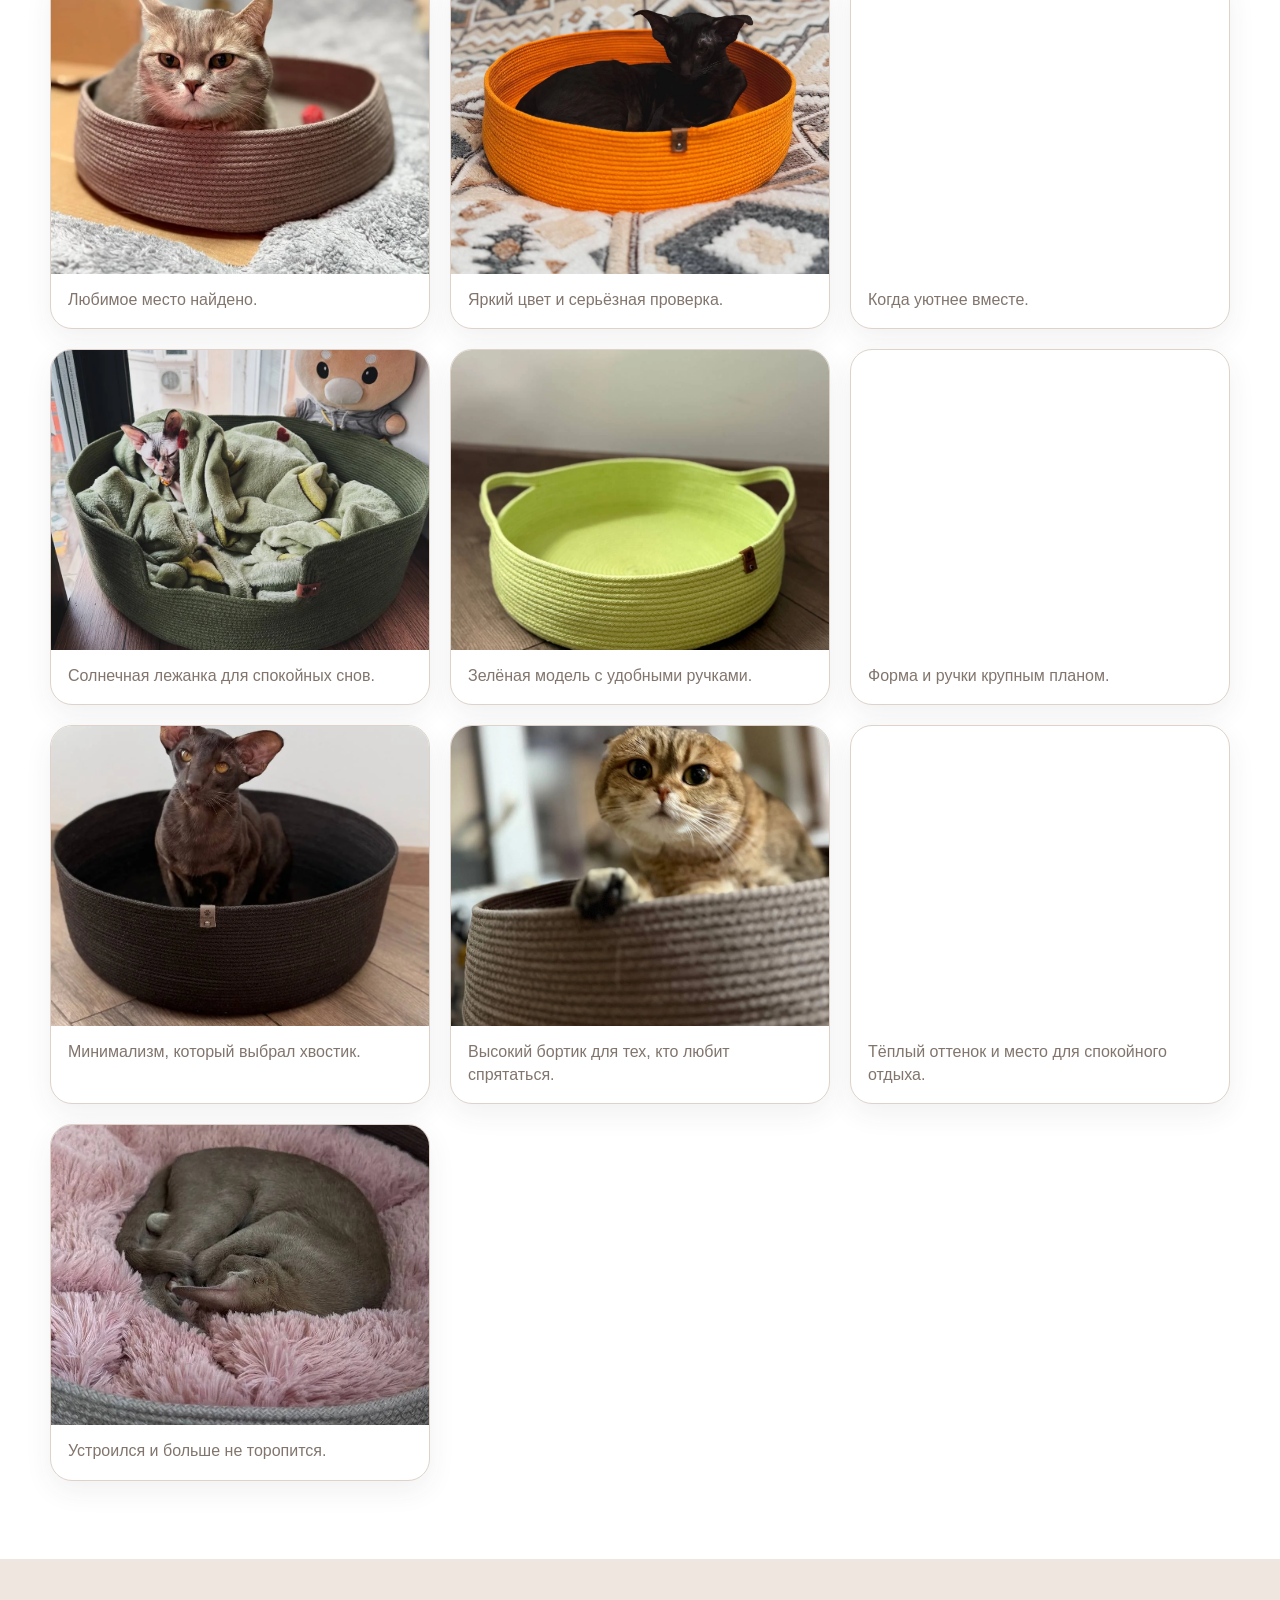
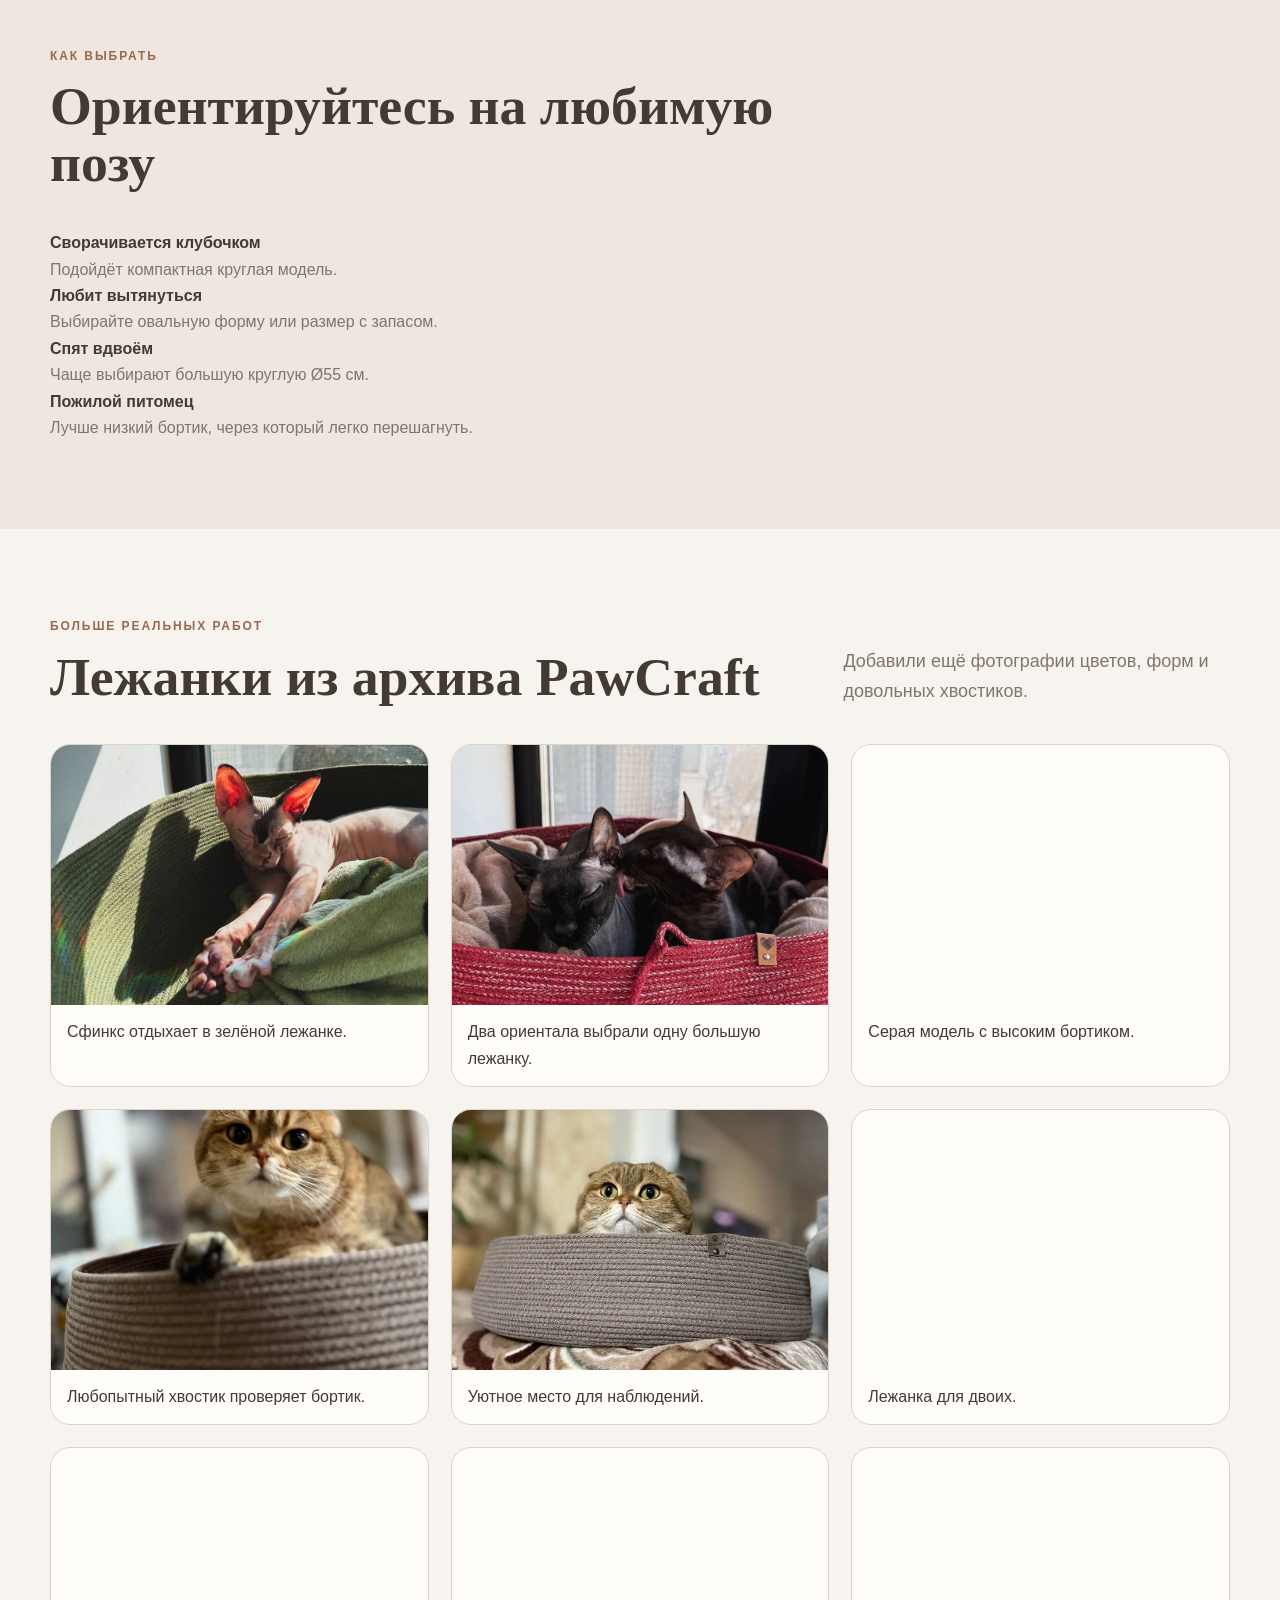
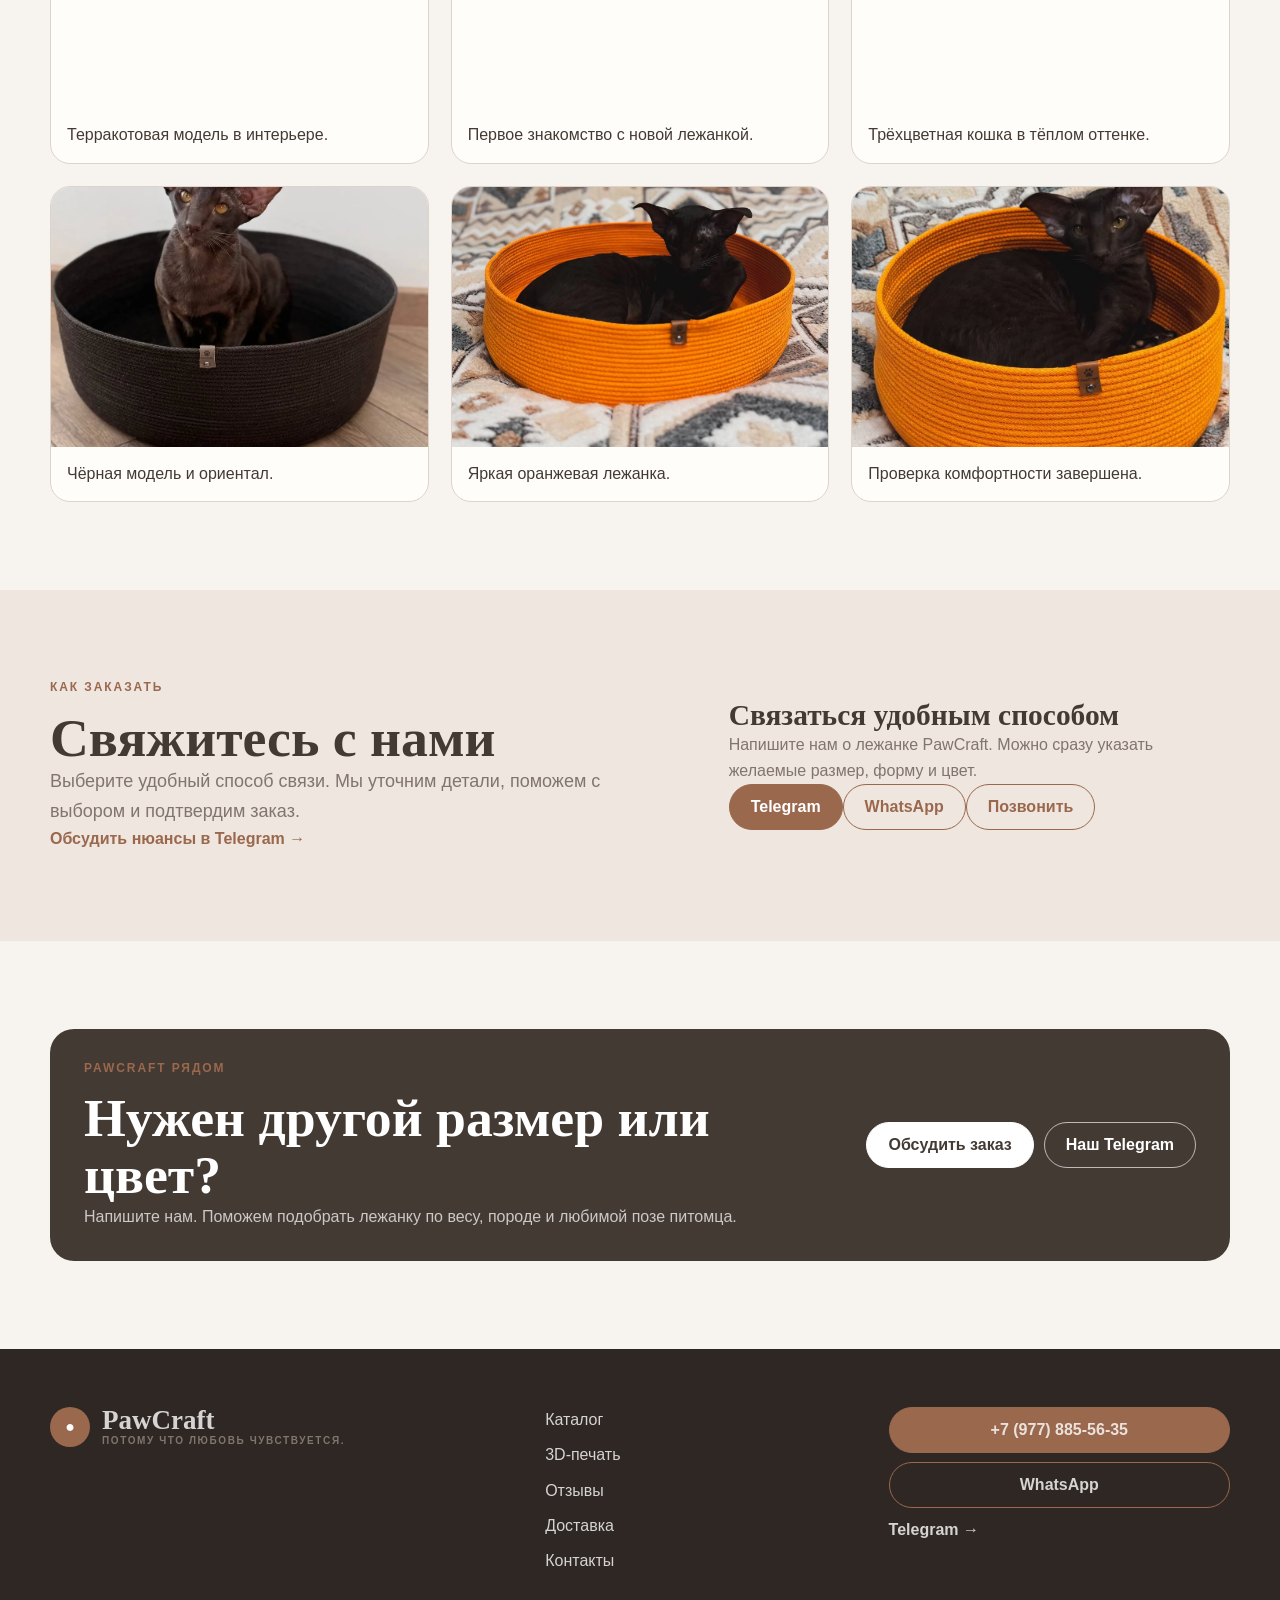
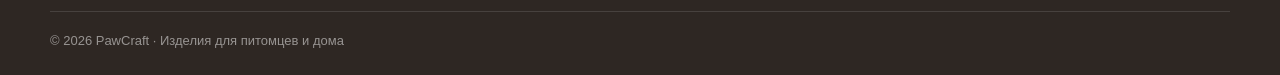
<file: beds.html>
<!DOCTYPE html>

<html lang="ru"><head><meta charset="utf-8"/><meta content="width=device-width,initial-scale=1" name="viewport"/><title>Лежанки для кошек и собак · PawCraft</title><meta content="Лежанки PawCraft из хлопкового шнура для кошек и собак. Выбор формы, размера и оттенка, изготовление на заказ." name="description"/><meta content="Лежанки для кошек и собак · PawCraft" property="og:title"/><meta content="Лежанки PawCraft из хлопкового шнура для кошек и собак. Выбор формы, размера и оттенка, изготовление на заказ." property="og:description"/><meta content="https://pawcraft.ru/assets/bed-main.webp" property="og:image"/><link href="style.css?v=portrait-video-reviews-final" rel="stylesheet"/><script defer="" src="script.js?v=portrait-video-reviews-final"></script><link href="favicon.svg" rel="icon" type="image/svg+xml"/><meta content="#f7f3ee" name="theme-color"/><meta content="light" name="color-scheme"/><meta content="website" property="og:type"/><meta content="https://pawcraft.ru/beds.html" property="og:url"/><meta content="PawCraft" property="og:site_name"/><meta content="summary_large_image" name="twitter:card"/><meta content="Лежанки для кошек и собак · PawCraft" name="twitter:title"/><meta content="Лежанки PawCraft из хлопкового шнура для кошек и собак. Выбор формы, размера и оттенка, изготовление на заказ." name="twitter:description"/><meta content="https://pawcraft.ru/assets/bed-main.webp" name="twitter:image"/><link href="https://pawcraft.ru/beds.html" rel="canonical"/></head><body><div class="progress"></div><header class="site-header"><div class="container nav"><a class="brand" href="/"><span class="paw">●</span><span>PawCraft<small>для хвостатых личностей</small></span></a><nav class="nav-links"><a class="" href="/">Главная</a><a class="" href="catalog.html">Каталог</a><a class="" href="3d.html">3D-печать</a><a class="" href="reviews.html">Отзывы</a><a class="" href="delivery.html">Доставка</a><a class="" href="contacts.html">Контакты</a></nav><div class="nav-actions"><a class="btn btn-ghost" href="https://t.me/PawCraft_store" rel="noopener noreferrer" target="_blank">Наш Telegram</a><a class="btn" href="https://t.me/pawcraftadmin" rel="noopener noreferrer" target="_blank">Обсудить заказ</a><button aria-controls="mobile-navigation" aria-expanded="false" aria-label="Открыть меню" class="menu-btn" type="button">☰</button></div></div><div aria-label="Мобильная навигация" class="mobile-menu" id="mobile-navigation"><a href="/">Главная</a><a href="catalog.html">Каталог</a><a href="3d.html">3D-печать</a><a href="reviews.html">Отзывы</a><a href="delivery.html">Доставка</a><a href="contacts.html">Контакты</a><a href="https://t.me/PawCraft_store" rel="noopener noreferrer" target="_blank">Наш Telegram</a><a href="https://t.me/pawcraftadmin" rel="noopener noreferrer" target="_blank">Обсудить заказ</a></div></header><main><section class="product-hero product-hero--restored"><div class="container split unified-media-layout"><div><span class="eyebrow">Сшито из хлопкового шнура</span><h1>Лежанки</h1><p class="lead-sm">Круглые и овальные модели разных размеров. Подберём форму, высоту бортика и оттенок под вашего питомца.</p><div class="hero-actions dark"><a class="btn" href="#prices">Размеры и цены</a><a class="btn btn-ghost" href="https://t.me/pawcraftadmin" rel="noopener noreferrer" target="_blank">Подобрать лежанку</a></div></div><img alt="Круглая лежанка PawCraft в интерьере" aria-label="Открыть фотографию крупно" class="rounded" data-lightbox-image="assets/bed-main.webp" decoding="async" height="1280" role="button" src="assets/bed-main.webp" tabindex="0" width="961"/></div></section><section class="section section-soft sizes-section" id="prices"><div class="container"><div class="section-head sizes-head"><div><span class="eyebrow">Размеры и цены</span><h2>Размеры лежанок</h2></div><p>Подберём форму и высоту бортика под любимую позу питомца. Индивидуальные размеры обсуждаются отдельно.</p></div><div class="size-cards"><article class="size-card"><span class="size-card__label">Компактная</span><h3>30×20 см / Ø35 см</h3><p>Для небольших питомцев и тех, кто любит сворачиваться клубочком.</p><strong>от 3 000 ₽</strong><small>Бортик 8 см</small></article><article class="size-card is-popular"><span class="size-card__badge">Самая популярная</span><span class="size-card__label">Средняя</span><h3>40×30 см / Ø40 см</h3><p>Универсальный размер для большинства кошек и небольших собак.</p><strong>от 3 500 ₽</strong><small>Бортик 10 см</small></article><article class="size-card"><span class="size-card__label">Большая</span><h3>55×45 см / Ø55 см</h3><p>Для крупных питомцев или тех, кто любит спать вдвоём.</p><strong>от 5 000 ₽</strong><small>Бортик 15 см</small></article></div></div></section><section class="section beds-gallery-section"><div class="container"><div class="section-head"><div><span class="eyebrow">Наши довольные хвостики</span><h2>Реальные лежанки.<br/>Разные котики.</h2></div><p>Каждая фотография показывает новый характер, цвет и сценарий использования.</p></div><div class="beds-showcase-grid"><figure class="beds-showcase-card"><img alt="Лежанка PawCraft с питомцем" aria-label="Открыть фотографию крупно" data-lightbox-image="assets/bed-gray.webp" decoding="async" height="1280" loading="lazy" role="button" src="assets/bed-gray.webp" tabindex="0" width="960"/><figcaption>Любимое место найдено.</figcaption></figure><figure class="beds-showcase-card"><img alt="Лежанка PawCraft с питомцем" aria-label="Открыть фотографию крупно" data-lightbox-image="assets/bed-orange.webp" decoding="async" height="1280" loading="lazy" role="button" src="assets/bed-orange.webp" tabindex="0" width="1280"/><figcaption>Яркий цвет и серьёзная проверка.</figcaption></figure><figure class="beds-showcase-card"><img alt="Лежанка PawCraft с питомцем" aria-label="Открыть фотографию крупно" data-lightbox-image="assets/bed-red.webp" decoding="async" height="1280" loading="lazy" role="button" src="assets/bed-red.webp" tabindex="0" width="960"/><figcaption>Когда уютнее вместе.</figcaption></figure><figure class="beds-showcase-card"><img alt="Лежанка PawCraft с питомцем" aria-label="Открыть фотографию крупно" data-lightbox-image="assets/bed-green.webp" decoding="async" height="1280" loading="lazy" role="button" src="assets/bed-green.webp" tabindex="0" width="960"/><figcaption>Солнечная лежанка для спокойных снов.</figcaption></figure><figure class="beds-showcase-card"><img alt="Зелёная лежанка PawCraft с ручками, вид целиком" aria-label="Открыть фотографию крупно" data-lightbox-image="assets/bed-green-handles-wide.webp" decoding="async" height="1280" loading="lazy" role="button" src="assets/bed-green-handles-wide.webp" tabindex="0" width="960"/><figcaption>Зелёная модель с удобными ручками.</figcaption></figure><figure class="beds-showcase-card"><img alt="Зелёная лежанка PawCraft с ручками, боковой вид" aria-label="Открыть фотографию крупно" data-lightbox-image="assets/bed-green-handles-side.webp" decoding="async" height="1280" loading="lazy" role="button" src="assets/bed-green-handles-side.webp" tabindex="0" width="960"/><figcaption>Форма и ручки крупным планом.</figcaption></figure><figure class="beds-showcase-card"><img alt="Чёрная лежанка PawCraft с ориенталом" aria-label="Открыть фотографию крупно" data-lightbox-image="assets/bed-black.webp" decoding="async" height="1280" loading="lazy" role="button" src="assets/bed-black.webp" tabindex="0" width="961"/><figcaption>Минимализм, который выбрал хвостик.</figcaption></figure><figure class="beds-showcase-card"><img alt="Серая лежанка PawCraft с британским котом" aria-label="Открыть фотографию крупно" data-lightbox-image="assets/bed-british.webp" decoding="async" height="1280" loading="lazy" role="button" src="assets/bed-british.webp" tabindex="0" width="1280"/><figcaption>Высокий бортик для тех, кто любит спрятаться.</figcaption></figure><figure class="beds-showcase-card"><img alt="Терракотовая лежанка PawCraft с трёхцветной кошкой" aria-label="Открыть фотографию крупно" data-lightbox-image="assets/bed-calico.webp" decoding="async" height="1280" loading="lazy" role="button" src="assets/bed-calico.webp" tabindex="0" width="960"/><figcaption>Тёплый оттенок и место для спокойного отдыха.</figcaption></figure><figure class="beds-showcase-card"><img alt="Серая лежанка PawCraft со спящим ориенталом" aria-label="Открыть фотографию крупно" data-lightbox-image="assets/bed-sleep.webp" decoding="async" height="1280" loading="lazy" role="button" src="assets/bed-sleep.webp" tabindex="0" width="720"/><figcaption>Устроился и больше не торопится.</figcaption></figure></div></div></section><section class="section section-soft"><div class="container"><div class="section-head"><div><span class="eyebrow">Как выбрать</span><h2>Ориентируйтесь на любимую позу</h2></div></div><div class="tips"><article><b>Сворачивается клубочком</b><p>Подойдёт компактная круглая модель.</p></article><article><b>Любит вытянуться</b><p>Выбирайте овальную форму или размер с запасом.</p></article><article><b>Спят вдвоём</b><p>Чаще выбирают большую круглую Ø55 см.</p></article><article><b>Пожилой питомец</b><p>Лучше низкий бортик, через который легко перешагнуть.</p></article></div></div></section><section class="section"><div class="container"><div class="section-head"><div><span class="eyebrow">Больше реальных работ</span><h2>Лежанки из архива PawCraft</h2></div><p>Добавили ещё фотографии цветов, форм и довольных хвостиков.</p></div><div class="archive-gallery unified-media-layout"><figure><img alt="Лежанка PawCraft" aria-label="Открыть фотографию крупно" data-lightbox-image="assets/archive/img_3532.webp" decoding="async" height="1280" loading="lazy" role="button" src="assets/archive/img_3532.webp" tabindex="0" width="960"/><figcaption>Сфинкс отдыхает в зелёной лежанке.</figcaption></figure><figure><img alt="Лежанка PawCraft" aria-label="Открыть фотографию крупно" data-lightbox-image="assets/archive/img_3534.webp" decoding="async" height="1280" loading="lazy" role="button" src="assets/archive/img_3534.webp" tabindex="0" width="960"/><figcaption>Два ориентала выбрали одну большую лежанку.</figcaption></figure><figure><img alt="Лежанка PawCraft" aria-label="Открыть фотографию крупно" data-lightbox-image="assets/archive/img_3539.webp" decoding="async" height="959" loading="lazy" role="button" src="assets/archive/img_3539.webp" tabindex="0" width="1280"/><figcaption>Серая модель с высоким бортиком.</figcaption></figure><figure><img alt="Лежанка PawCraft" aria-label="Открыть фотографию крупно" data-lightbox-image="assets/archive/img_3543.webp" decoding="async" height="1280" loading="lazy" role="button" src="assets/archive/img_3543.webp" tabindex="0" width="1280"/><figcaption>Любопытный хвостик проверяет бортик.</figcaption></figure><figure><img alt="Лежанка PawCraft" aria-label="Открыть фотографию крупно" data-lightbox-image="assets/archive/img_3546.webp" decoding="async" height="1280" loading="lazy" role="button" src="assets/archive/img_3546.webp" tabindex="0" width="1280"/><figcaption>Уютное место для наблюдений.</figcaption></figure><figure><img alt="Лежанка PawCraft" aria-label="Открыть фотографию крупно" data-lightbox-image="assets/archive/img_3551.webp" decoding="async" height="1280" loading="lazy" role="button" src="assets/archive/img_3551.webp" tabindex="0" width="720"/><figcaption>Лежанка для двоих.</figcaption></figure><figure><img alt="Лежанка PawCraft" aria-label="Открыть фотографию крупно" data-lightbox-image="assets/archive/img_3556.webp" decoding="async" height="721" loading="lazy" role="button" src="assets/archive/img_3556.webp" tabindex="0" width="1280"/><figcaption>Терракотовая модель в интерьере.</figcaption></figure><figure><img alt="Лежанка PawCraft" aria-label="Открыть фотографию крупно" data-lightbox-image="assets/archive/img_3566.webp" decoding="async" height="872" loading="lazy" role="button" src="assets/archive/img_3566.webp" tabindex="0" width="1170"/><figcaption>Первое знакомство с новой лежанкой.</figcaption></figure><figure><img alt="Лежанка PawCraft" aria-label="Открыть фотографию крупно" data-lightbox-image="assets/archive/img_3574.webp" decoding="async" height="1280" loading="lazy" role="button" src="assets/archive/img_3574.webp" tabindex="0" width="960"/><figcaption>Трёхцветная кошка в тёплом оттенке.</figcaption></figure><figure><img alt="Лежанка PawCraft" aria-label="Открыть фотографию крупно" data-lightbox-image="assets/archive/img_3585.webp" decoding="async" height="1280" loading="lazy" role="button" src="assets/archive/img_3585.webp" tabindex="0" width="961"/><figcaption>Чёрная модель и ориентал.</figcaption></figure><figure><img alt="Лежанка PawCraft" aria-label="Открыть фотографию крупно" data-lightbox-image="assets/archive/img_3614.webp" decoding="async" height="1280" loading="lazy" role="button" src="assets/archive/img_3614.webp" tabindex="0" width="1280"/><figcaption>Яркая оранжевая лежанка.</figcaption></figure><figure><img alt="Лежанка PawCraft" aria-label="Открыть фотографию крупно" data-lightbox-image="assets/archive/img_3635.webp" decoding="async" height="1280" loading="lazy" role="button" src="assets/archive/img_3635.webp" tabindex="0" width="960"/><figcaption>Проверка комфортности завершена.</figcaption></figure></div></div></section><section class="section section-soft"><div class="container split"><div><span class="eyebrow">Как заказать</span><h2>Свяжитесь с нами</h2><p class="lead-sm">Выберите удобный способ связи. Мы уточним детали, поможем с выбором и подтвердим заказ.</p><a class="text-link" href="https://t.me/pawcraftadmin" rel="noopener noreferrer" target="_blank">Обсудить нюансы в Telegram →</a></div><div class="contact-choice"><h3>Связаться удобным способом</h3><p>Напишите нам о лежанке PawCraft. Можно сразу указать желаемые размер, форму и цвет.</p><div class="contact-choice__buttons"><a class="btn" href="https://t.me/pawcraftadmin" rel="noopener noreferrer" target="_blank">Telegram</a><a class="btn btn-ghost" href="https://wa.me/79778855635" rel="noopener noreferrer" target="_blank">WhatsApp</a><a class="btn btn-ghost" href="tel:+79778855635">Позвонить</a></div></div></div></section><section class="section"><div class="container"><div class="cta"><div><span class="eyebrow">PawCraft рядом</span><h2>Нужен другой размер или цвет?</h2><p>Напишите нам. Поможем подобрать лежанку по весу, породе и любимой позе питомца.</p></div><div class="cta-actions"><a class="btn btn-light" href="https://t.me/pawcraftadmin" rel="noopener noreferrer" target="_blank">Обсудить заказ</a><a class="btn btn-outline-light" href="https://t.me/PawCraft_store" rel="noopener noreferrer" target="_blank">Наш Telegram</a></div></div></div></section></main><footer class="footer"><div class="container footer-grid"><div><a class="brand footer-brand" href="/"><span class="paw">●</span><span>PawCraft<small>Потому что любовь чувствуется.</small></span></a></div><div class="footer-links"><a href="catalog.html">Каталог</a><a href="3d.html">3D-печать</a><a href="reviews.html">Отзывы</a><a href="delivery.html">Доставка</a><a href="contacts.html">Контакты</a></div><div class="footer-actions"><a class="btn" href="tel:+79778855635">+7 (977) 885-56-35</a><a class="btn btn-ghost" href="https://wa.me/79778855635" rel="noopener noreferrer" target="_blank">WhatsApp</a><a class="text-link" href="https://t.me/pawcraftadmin" rel="noopener noreferrer" target="_blank">Telegram →</a></div></div><div class="container copyright">© 2026 PawCraft · Изделия для питомцев и дома</div></footer></body></html>
</file>
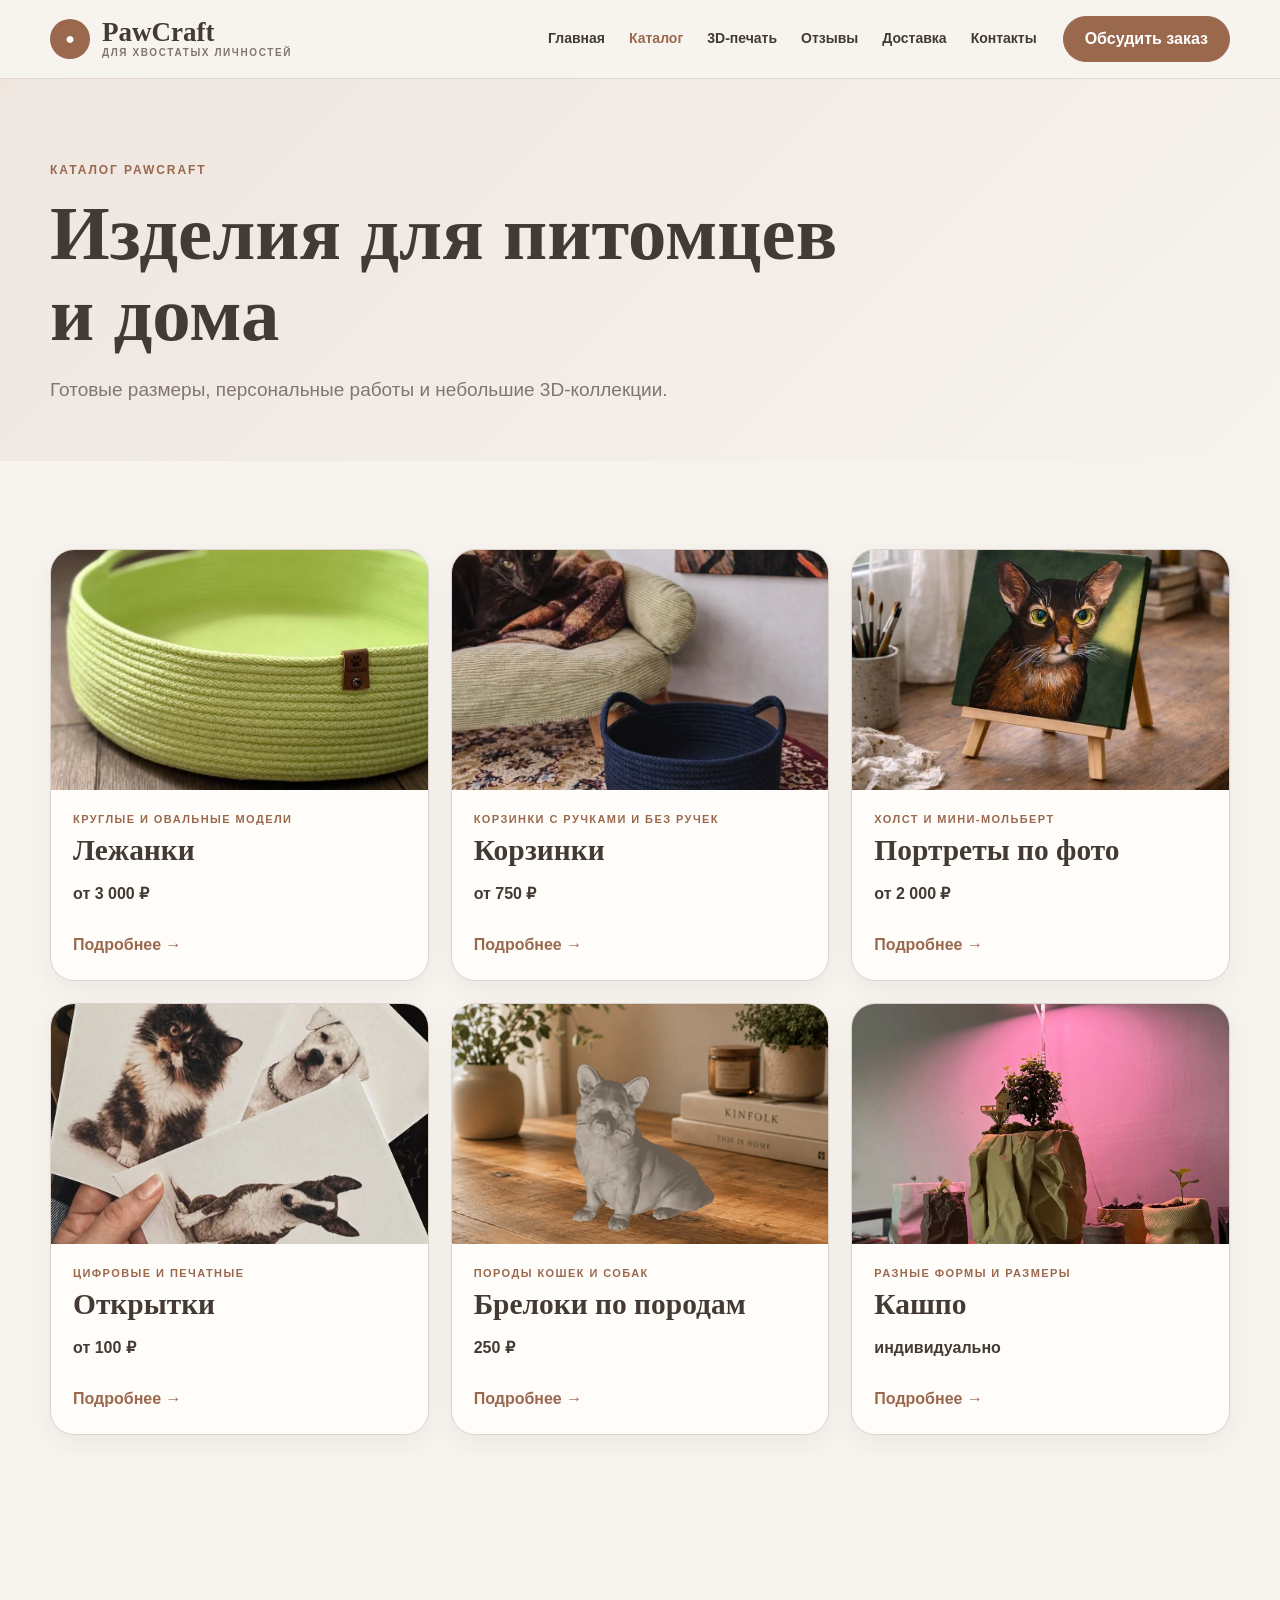
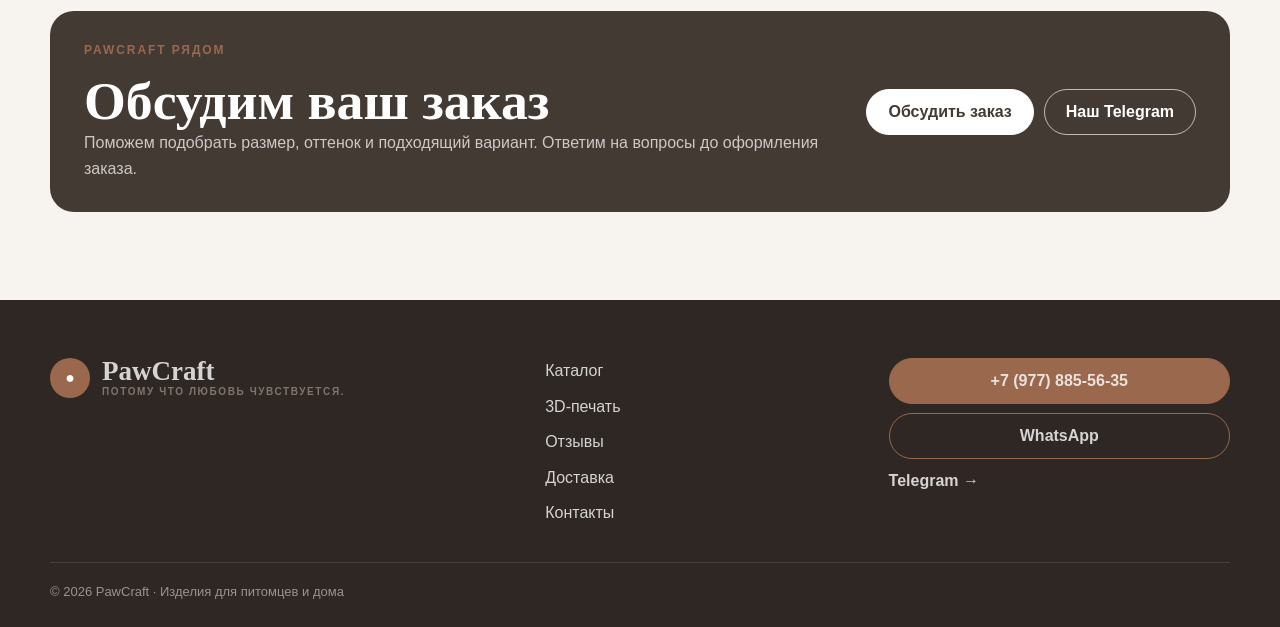
<file: catalog.html>
<!DOCTYPE html>

<html lang="ru"><head><meta charset="utf-8"/><meta content="width=device-width,initial-scale=1" name="viewport"/><title>Каталог изделий PawCraft</title><meta content="Каталог PawCraft: лежанки и корзинки для питомцев, портреты, открытки, брелоки по породам и дизайнерские кашпо." name="description"/><meta content="Каталог изделий PawCraft" property="og:title"/><meta content="Каталог PawCraft: лежанки, корзинки, портреты, открытки, брелоки по породам и дизайнерские кашпо." property="og:description"/><meta content="https://pawcraft.ru/assets/hero-poster.webp" property="og:image"/><link href="style.css?v=portrait-video-reviews-final" rel="stylesheet"/><script defer="" src="script.js?v=portrait-video-reviews-final"></script><link href="favicon.svg" rel="icon" type="image/svg+xml"/><meta content="#f7f3ee" name="theme-color"/><meta content="light" name="color-scheme"/><meta content="website" property="og:type"/><meta content="https://pawcraft.ru/catalog.html" property="og:url"/><meta content="PawCraft" property="og:site_name"/><meta content="summary_large_image" name="twitter:card"/><meta content="Каталог изделий PawCraft" name="twitter:title"/><meta content="Каталог PawCraft: лежанки, корзинки, портреты, открытки, брелоки по породам и дизайнерские кашпо." name="twitter:description"/><meta content="https://pawcraft.ru/assets/hero-poster.webp" name="twitter:image"/><link href="https://pawcraft.ru/catalog.html" rel="canonical"/></head><body><div class="progress"></div><header class="site-header"><div class="container nav"><a class="brand" href="/"><span class="paw">●</span><span>PawCraft<small>для хвостатых личностей</small></span></a><nav class="nav-links"><a class="" href="/">Главная</a><a aria-current="page" class="active" href="catalog.html">Каталог</a><a class="" href="3d.html">3D-печать</a><a class="" href="reviews.html">Отзывы</a><a class="" href="delivery.html">Доставка</a><a class="" href="contacts.html">Контакты</a></nav><div class="nav-actions"><a class="btn btn-ghost" href="https://t.me/PawCraft_store" rel="noopener noreferrer" target="_blank">Наш Telegram</a><a class="btn" href="https://t.me/pawcraftadmin" rel="noopener noreferrer" target="_blank">Обсудить заказ</a><button aria-controls="mobile-navigation" aria-expanded="false" aria-label="Открыть меню" class="menu-btn" type="button">☰</button></div></div><div aria-label="Мобильная навигация" class="mobile-menu" id="mobile-navigation"><a href="/">Главная</a><a aria-current="page" class="active" href="catalog.html">Каталог</a><a href="3d.html">3D-печать</a><a href="reviews.html">Отзывы</a><a href="delivery.html">Доставка</a><a href="contacts.html">Контакты</a><a href="https://t.me/PawCraft_store" rel="noopener noreferrer" target="_blank">Наш Telegram</a><a href="https://t.me/pawcraftadmin" rel="noopener noreferrer" target="_blank">Обсудить заказ</a></div></header><main><section class="page-hero"><div class="container"><span class="eyebrow">Каталог PawCraft</span><h1>Изделия для питомцев<br/>и дома</h1><p>Готовые размеры, персональные работы и небольшие 3D-коллекции.</p></div></section><section class="section"><div class="container"><div class="products-grid"><a class="product-card" href="beds.html"><div class="product-card__media"><img alt="Зелёная лежанка PawCraft с ручками" decoding="async" height="1280" loading="lazy" src="assets/bed-green-handles-main.webp" width="960"/></div><div class="product-card__content"><span>Круглые и овальные модели</span><h3>Лежанки</h3><b>от 3 000 ₽</b><em>Подробнее →</em><span aria-hidden="true" class="product-card__arrow">→</span></div></a><a class="product-card" href="baskets.html"><div class="product-card__media"><img alt="Корзинки" decoding="async" height="1280" loading="lazy" src="assets/basket-main.webp" width="853"/></div><div class="product-card__content"><span>Корзинки с ручками и без ручек</span><h3>Корзинки</h3><b>от 750 ₽</b><em>Подробнее →</em><span aria-hidden="true" class="product-card__arrow">→</span></div></a><a class="product-card" href="portraits.html"><div class="product-card__media"><img alt="Портреты по фото" decoding="async" height="1280" loading="lazy" src="assets/portrait-main.webp" width="853"/></div><div class="product-card__content"><span>Холст и мини-мольберт</span><h3>Портреты по фото</h3><b>от 2 000 ₽</b><em>Подробнее →</em><span aria-hidden="true" class="product-card__arrow">→</span></div></a><a class="product-card" href="postcards.html"><div class="product-card__media"><img alt="Открытки" decoding="async" height="1280" loading="lazy" src="assets/postcards.webp" width="960"/></div><div class="product-card__content"><span>Цифровые и печатные</span><h3>Открытки</h3><b>от 100 ₽</b><em>Подробнее →</em><span aria-hidden="true" class="product-card__arrow">→</span></div></a><a class="product-card" href="keychains.html"><div class="product-card__media"><img alt="Брелок PawCraft с породой корги" decoding="async" height="1100" loading="lazy" src="assets/keychains/breeds/corgi.webp" width="1100"/></div><div class="product-card__content"><span>Породы кошек и собак</span><h3>Брелоки по породам</h3><b>250 ₽</b><em>Подробнее →</em><span aria-hidden="true" class="product-card__arrow">→</span></div></a><a class="product-card" href="pots.html"><div class="product-card__media"><img alt="Цветочные горшки" decoding="async" height="1000" loading="lazy" src="assets/pots.webp" width="1280"/></div><div class="product-card__content"><span>Разные формы и размеры</span><h3>Кашпо</h3><b>индивидуально</b><em>Подробнее →</em><span aria-hidden="true" class="product-card__arrow">→</span></div></a></div></div></section><section class="section"><div class="container"><div class="cta"><div><span class="eyebrow">PawCraft рядом</span><h2>Обсудим ваш заказ</h2><p>Поможем подобрать размер, оттенок и подходящий вариант. Ответим на вопросы до оформления заказа.</p></div><div class="cta-actions"><a class="btn btn-light" href="https://t.me/pawcraftadmin" rel="noopener noreferrer" target="_blank">Обсудить заказ</a><a class="btn btn-outline-light" href="https://t.me/PawCraft_store" rel="noopener noreferrer" target="_blank">Наш Telegram</a></div></div></div></section></main><footer class="footer"><div class="container footer-grid"><div><a class="brand footer-brand" href="/"><span class="paw">●</span><span>PawCraft<small>Потому что любовь чувствуется.</small></span></a></div><div class="footer-links"><a aria-current="page" class="active" href="catalog.html">Каталог</a><a href="3d.html">3D-печать</a><a href="reviews.html">Отзывы</a><a href="delivery.html">Доставка</a><a href="contacts.html">Контакты</a></div><div class="footer-actions"><a class="btn" href="tel:+79778855635">+7 (977) 885-56-35</a><a class="btn btn-ghost" href="https://wa.me/79778855635" rel="noopener noreferrer" target="_blank">WhatsApp</a><a class="text-link" href="https://t.me/pawcraftadmin" rel="noopener noreferrer" target="_blank">Telegram →</a></div></div><div class="container copyright">© 2026 PawCraft · Изделия для питомцев и дома</div></footer></body></html>
</file>
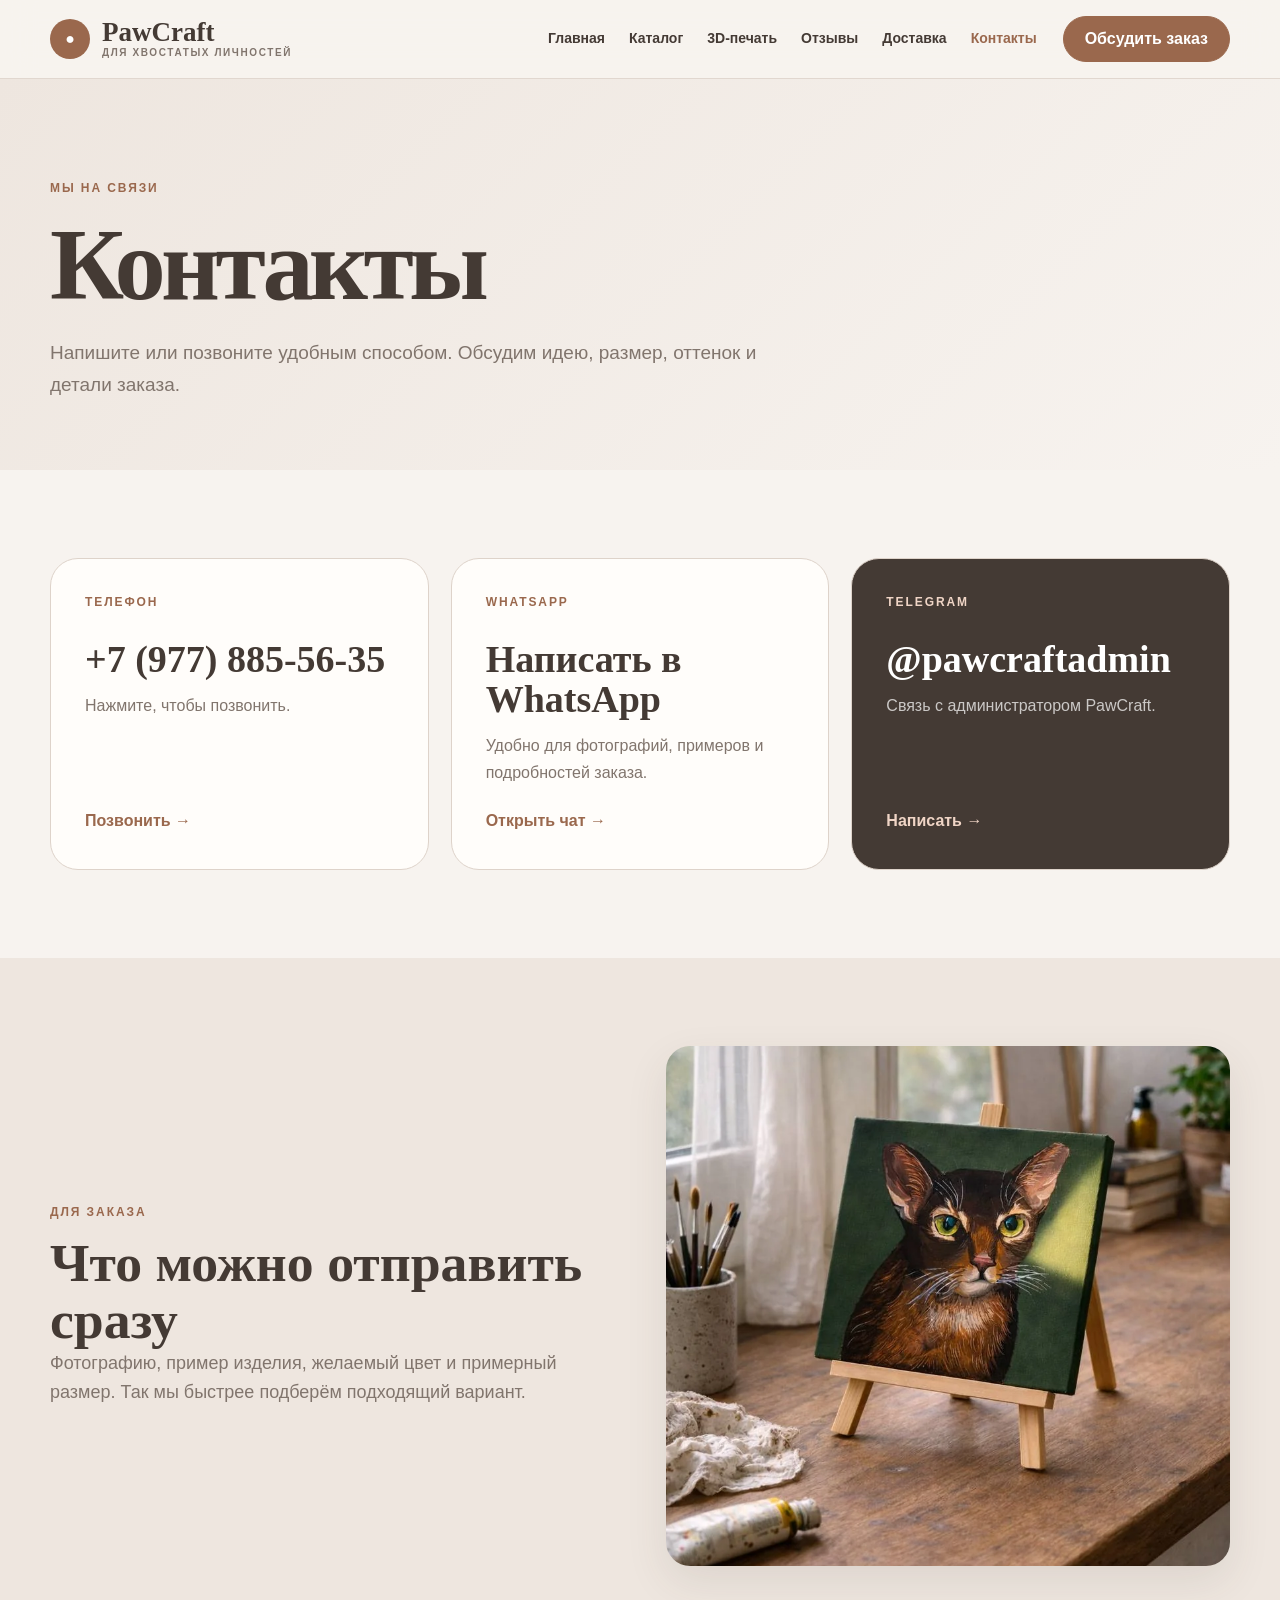
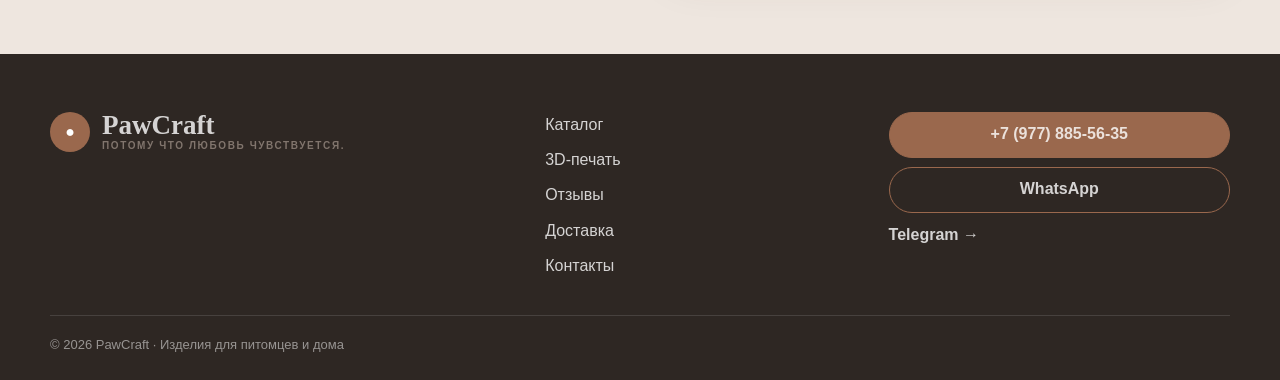
<file: contacts.html>
<!DOCTYPE html>

<html lang="ru"><head><meta charset="utf-8"/><meta content="width=device-width,initial-scale=1" name="viewport"/><title>Контакты PawCraft</title><meta content="Свяжитесь с PawCraft по телефону, в WhatsApp или Telegram. Обсудим изделие, цвет, размер и индивидуальный заказ." name="description"/><meta content="Контакты PawCraft" property="og:title"/><meta content="Свяжитесь с PawCraft по телефону, в WhatsApp или Telegram. Обсудим изделие, цвет, размер и индивидуальный заказ." property="og:description"/><meta content="https://pawcraft.ru/assets/portrait-main.webp" property="og:image"/><link href="style.css?v=portrait-video-reviews-final" rel="stylesheet"/><script defer="" src="script.js?v=portrait-video-reviews-final"></script><link href="favicon.svg" rel="icon" type="image/svg+xml"/><meta content="#f7f3ee" name="theme-color"/><meta content="light" name="color-scheme"/><meta content="website" property="og:type"/><meta content="https://pawcraft.ru/contacts.html" property="og:url"/><meta content="PawCraft" property="og:site_name"/><meta content="summary_large_image" name="twitter:card"/><meta content="Контакты PawCraft" name="twitter:title"/><meta content="Свяжитесь с PawCraft по телефону, в WhatsApp или Telegram. Обсудим изделие, цвет, размер и индивидуальный заказ." name="twitter:description"/><meta content="https://pawcraft.ru/assets/portrait-main.webp" name="twitter:image"/><link href="https://pawcraft.ru/contacts.html" rel="canonical"/></head><body class="page-reference-contacts"><div class="progress"></div><header class="site-header"><div class="container nav"><a class="brand" href="/"><span class="paw">●</span><span>PawCraft<small>для хвостатых личностей</small></span></a><nav class="nav-links"><a class="" href="/">Главная</a><a class="" href="catalog.html">Каталог</a><a class="" href="3d.html">3D-печать</a><a class="" href="reviews.html">Отзывы</a><a class="" href="delivery.html">Доставка</a><a aria-current="page" class="active" href="contacts.html">Контакты</a></nav><div class="nav-actions"><a class="btn btn-ghost" href="https://t.me/PawCraft_store" rel="noopener noreferrer" target="_blank">Наш Telegram</a><a class="btn" href="https://t.me/pawcraftadmin" rel="noopener noreferrer" target="_blank">Обсудить заказ</a><button aria-controls="mobile-navigation" aria-expanded="false" aria-label="Открыть меню" class="menu-btn" type="button">☰</button></div></div><div aria-label="Мобильная навигация" class="mobile-menu" id="mobile-navigation"><a href="/">Главная</a><a href="catalog.html">Каталог</a><a href="3d.html">3D-печать</a><a href="reviews.html">Отзывы</a><a href="delivery.html">Доставка</a><a aria-current="page" class="active" href="contacts.html">Контакты</a><a href="https://t.me/PawCraft_store" rel="noopener noreferrer" target="_blank">Наш Telegram</a><a href="https://t.me/pawcraftadmin" rel="noopener noreferrer" target="_blank">Обсудить заказ</a></div></header><main><section class="page-hero"><div class="container"><span class="eyebrow">Мы на связи</span><h1>Контакты</h1><p>Напишите или позвоните удобным способом. Обсудим идею, размер, оттенок и детали заказа.</p></div></section><section class="section"><div class="container contact-grid"><a class="contact-card" href="tel:+79778855635"><span class="eyebrow">Телефон</span><h2>+7 (977) 885-56-35</h2><p>Нажмите, чтобы позвонить.</p><b>Позвонить →</b></a><a class="contact-card" href="https://wa.me/79778855635" rel="noopener" target="_blank"><span class="eyebrow">WhatsApp</span><h2>Написать в WhatsApp</h2><p>Удобно для фотографий, примеров и подробностей заказа.</p><b>Открыть чат →</b></a><a class="contact-card contact-card--primary" href="https://t.me/pawcraftadmin" rel="noopener" target="_blank"><span class="eyebrow">Telegram</span><h2>@pawcraftadmin</h2><p>Связь с администратором PawCraft.</p><b>Написать →</b></a></div></section><section class="section section-soft"><div class="container split"><div><span class="eyebrow">Для заказа</span><h2>Что можно отправить сразу</h2><p class="lead-sm">Фотографию, пример изделия, желаемый цвет и примерный размер. Так мы быстрее подберём подходящий вариант.</p></div><img alt="Работа PawCraft" class="rounded" src="assets/portrait-main.webp"/></div></section></main><footer class="footer"><div class="container footer-grid"><div><a class="brand footer-brand" href="/"><span class="paw">●</span><span>PawCraft<small>Потому что любовь чувствуется.</small></span></a></div><div class="footer-links"><a href="catalog.html">Каталог</a><a href="3d.html">3D-печать</a><a href="reviews.html">Отзывы</a><a href="delivery.html">Доставка</a><a aria-current="page" class="active" href="contacts.html">Контакты</a></div><div class="footer-actions"><a class="btn" href="tel:+79778855635">+7 (977) 885-56-35</a><a class="btn btn-ghost" href="https://wa.me/79778855635" rel="noopener noreferrer" target="_blank">WhatsApp</a><a class="text-link" href="https://t.me/pawcraftadmin" rel="noopener noreferrer" target="_blank">Telegram →</a></div></div><div class="container copyright">© 2026 PawCraft · Изделия для питомцев и дома</div></footer></body></html>
</file>
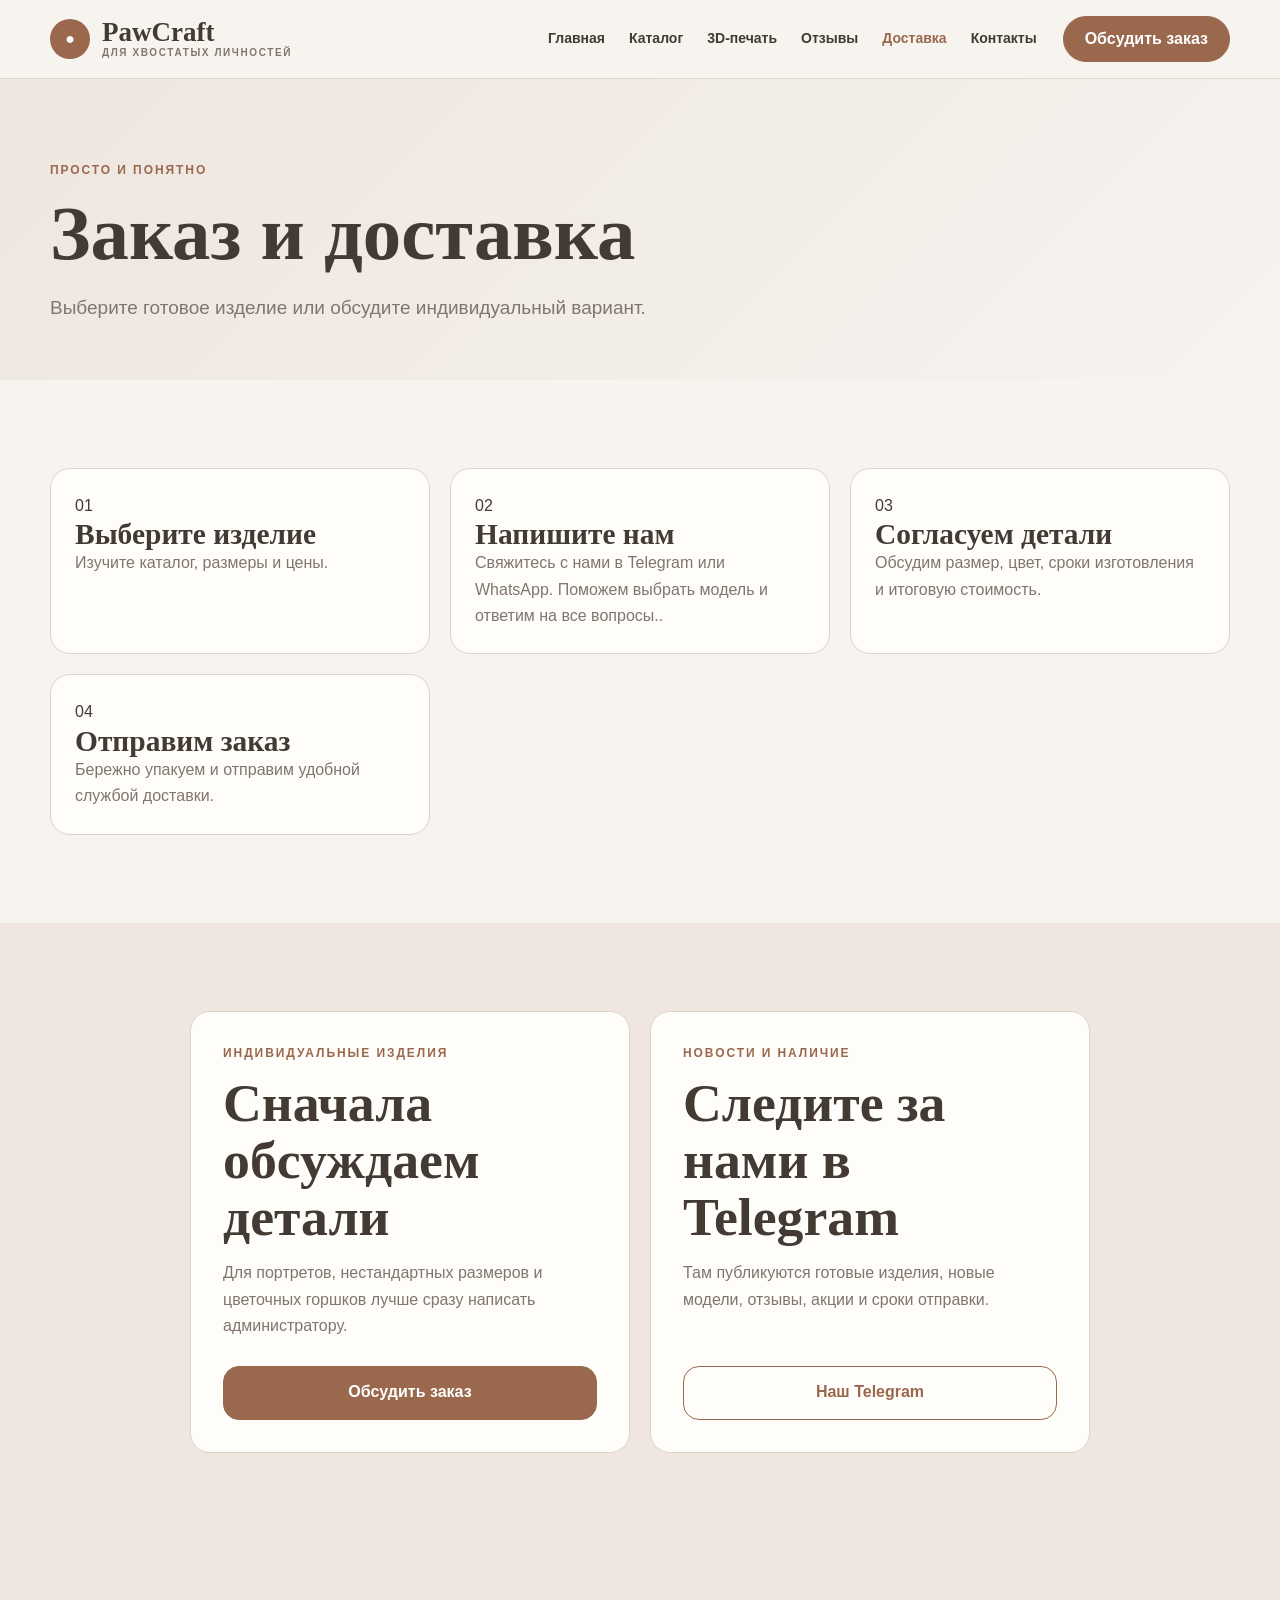
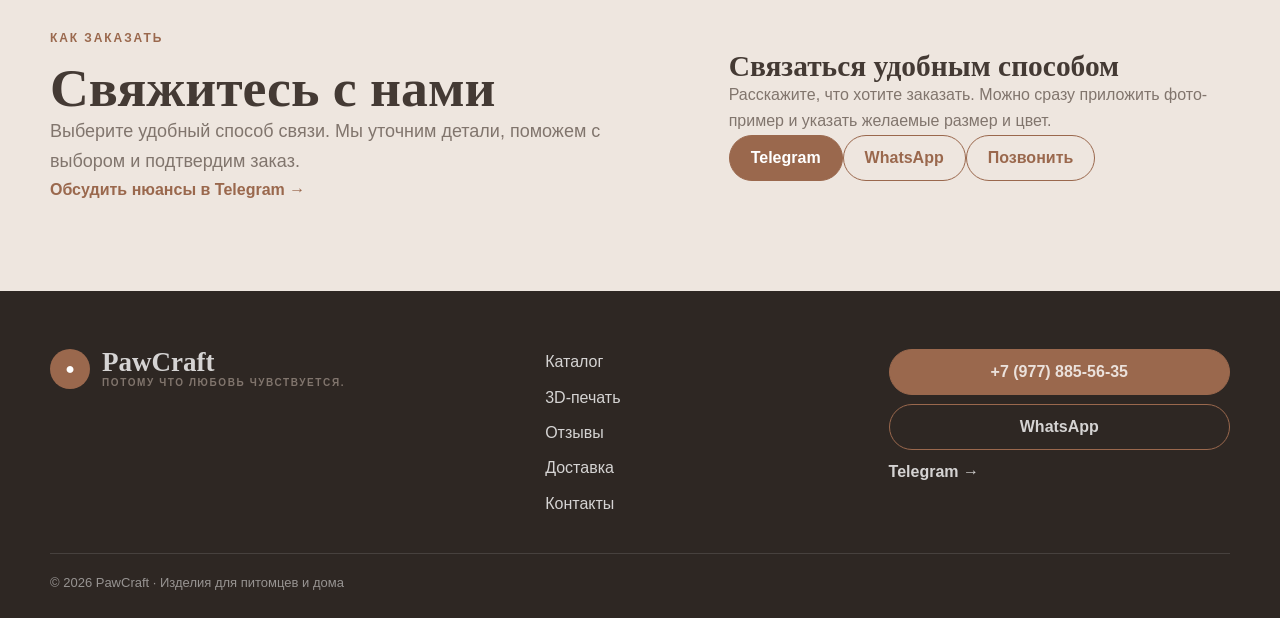
<file: delivery.html>
<!DOCTYPE html>

<html lang="ru"><head><meta charset="utf-8"/><meta content="width=device-width,initial-scale=1" name="viewport"/><title>Заказ, оплата и доставка PawCraft</title><meta content="Как заказать изделия PawCraft: сроки изготовления, способы оплаты, доставка и получение индивидуальных заказов." name="description"/><meta content="Заказ, оплата и доставка PawCraft" property="og:title"/><meta content="Как заказать изделия PawCraft: сроки изготовления, способы оплаты, доставка и получение индивидуальных заказов." property="og:description"/><meta content="https://pawcraft.ru/assets/hero-poster.webp" property="og:image"/><link href="style.css?v=portrait-video-reviews-final" rel="stylesheet"/><script defer="" src="script.js?v=portrait-video-reviews-final"></script><link href="favicon.svg" rel="icon" type="image/svg+xml"/><meta content="#f7f3ee" name="theme-color"/><meta content="light" name="color-scheme"/><meta content="website" property="og:type"/><meta content="https://pawcraft.ru/delivery.html" property="og:url"/><meta content="PawCraft" property="og:site_name"/><meta content="summary_large_image" name="twitter:card"/><meta content="Заказ, оплата и доставка PawCraft" name="twitter:title"/><meta content="Как заказать изделия PawCraft: сроки изготовления, способы оплаты, доставка и получение индивидуальных заказов." name="twitter:description"/><meta content="https://pawcraft.ru/assets/hero-poster.webp" name="twitter:image"/><link href="https://pawcraft.ru/delivery.html" rel="canonical"/></head><body><div class="progress"></div><header class="site-header"><div class="container nav"><a class="brand" href="/"><span class="paw">●</span><span>PawCraft<small>для хвостатых личностей</small></span></a><nav class="nav-links"><a class="" href="/">Главная</a><a class="" href="catalog.html">Каталог</a><a class="" href="3d.html">3D-печать</a><a class="" href="reviews.html">Отзывы</a><a aria-current="page" class="active" href="delivery.html">Доставка</a><a class="" href="contacts.html">Контакты</a></nav><div class="nav-actions"><a class="btn btn-ghost" href="https://t.me/PawCraft_store" rel="noopener noreferrer" target="_blank">Наш Telegram</a><a class="btn" href="https://t.me/pawcraftadmin" rel="noopener noreferrer" target="_blank">Обсудить заказ</a><button aria-controls="mobile-navigation" aria-expanded="false" aria-label="Открыть меню" class="menu-btn" type="button">☰</button></div></div><div aria-label="Мобильная навигация" class="mobile-menu" id="mobile-navigation"><a href="/">Главная</a><a href="catalog.html">Каталог</a><a href="3d.html">3D-печать</a><a href="reviews.html">Отзывы</a><a aria-current="page" class="active" href="delivery.html">Доставка</a><a href="contacts.html">Контакты</a><a href="https://t.me/PawCraft_store" rel="noopener noreferrer" target="_blank">Наш Telegram</a><a href="https://t.me/pawcraftadmin" rel="noopener noreferrer" target="_blank">Обсудить заказ</a></div></header><main><section class="page-hero"><div class="container"><span class="eyebrow">Просто и понятно</span><h1>Заказ и доставка</h1><p>Выберите готовое изделие или обсудите индивидуальный вариант.</p></div></section><section class="section"><div class="container steps"><article><span>01</span><h3>Выберите изделие</h3><p>Изучите каталог, размеры и цены.</p></article><article><span>02</span><h3>Напишите нам</h3><p>Свяжитесь с нами в Telegram или WhatsApp. Поможем выбрать модель и ответим на все вопросы..</p></article><article><span>03</span><h3>Согласуем детали</h3><p>Обсудим размер, цвет, сроки изготовления и итоговую стоимость.</p></article><article><span>04</span><h3>Отправим заказ</h3><p>Бережно упакуем и отправим удобной службой доставки.</p></article></div></section><section class="section section-soft"><div class="container two-price"><article><span class="eyebrow">Индивидуальные изделия</span><h2>Сначала обсуждаем детали</h2><p>Для портретов, нестандартных размеров и цветочных горшков лучше сразу написать администратору.</p><a class="btn" href="https://t.me/pawcraftadmin" rel="noopener noreferrer" target="_blank">Обсудить заказ</a></article><article><span class="eyebrow">Новости и наличие</span><h2>Следите за нами в Telegram</h2><p>Там публикуются готовые изделия, новые модели, отзывы, акции и сроки отправки.</p><a class="btn btn-ghost" href="https://t.me/PawCraft_store" rel="noopener noreferrer" target="_blank">Наш Telegram</a></article></div></section><section class="section section-soft"><div class="container split"><div><span class="eyebrow">Как заказать</span><h2>Свяжитесь с нами</h2><p class="lead-sm">Выберите удобный способ связи. Мы уточним детали, поможем с выбором и подтвердим заказ.</p><a class="text-link" href="https://t.me/pawcraftadmin" rel="noopener noreferrer" target="_blank">Обсудить нюансы в Telegram →</a></div><div class="contact-choice"><h3>Связаться удобным способом</h3><p>Расскажите, что хотите заказать. Можно сразу приложить фото-пример и указать желаемые размер и цвет.</p><div class="contact-choice__buttons"><a class="btn" href="https://t.me/pawcraftadmin" rel="noopener noreferrer" target="_blank">Telegram</a><a class="btn btn-ghost" href="https://wa.me/79778855635" rel="noopener noreferrer" target="_blank">WhatsApp</a><a class="btn btn-ghost" href="tel:+79778855635">Позвонить</a></div></div></div></section></main><footer class="footer"><div class="container footer-grid"><div><a class="brand footer-brand" href="/"><span class="paw">●</span><span>PawCraft<small>Потому что любовь чувствуется.</small></span></a></div><div class="footer-links"><a href="catalog.html">Каталог</a><a href="3d.html">3D-печать</a><a href="reviews.html">Отзывы</a><a aria-current="page" class="active" href="delivery.html">Доставка</a><a href="contacts.html">Контакты</a></div><div class="footer-actions"><a class="btn" href="tel:+79778855635">+7 (977) 885-56-35</a><a class="btn btn-ghost" href="https://wa.me/79778855635" rel="noopener noreferrer" target="_blank">WhatsApp</a><a class="text-link" href="https://t.me/pawcraftadmin" rel="noopener noreferrer" target="_blank">Telegram →</a></div></div><div class="container copyright">© 2026 PawCraft · Изделия для питомцев и дома</div></footer></body></html>
</file>
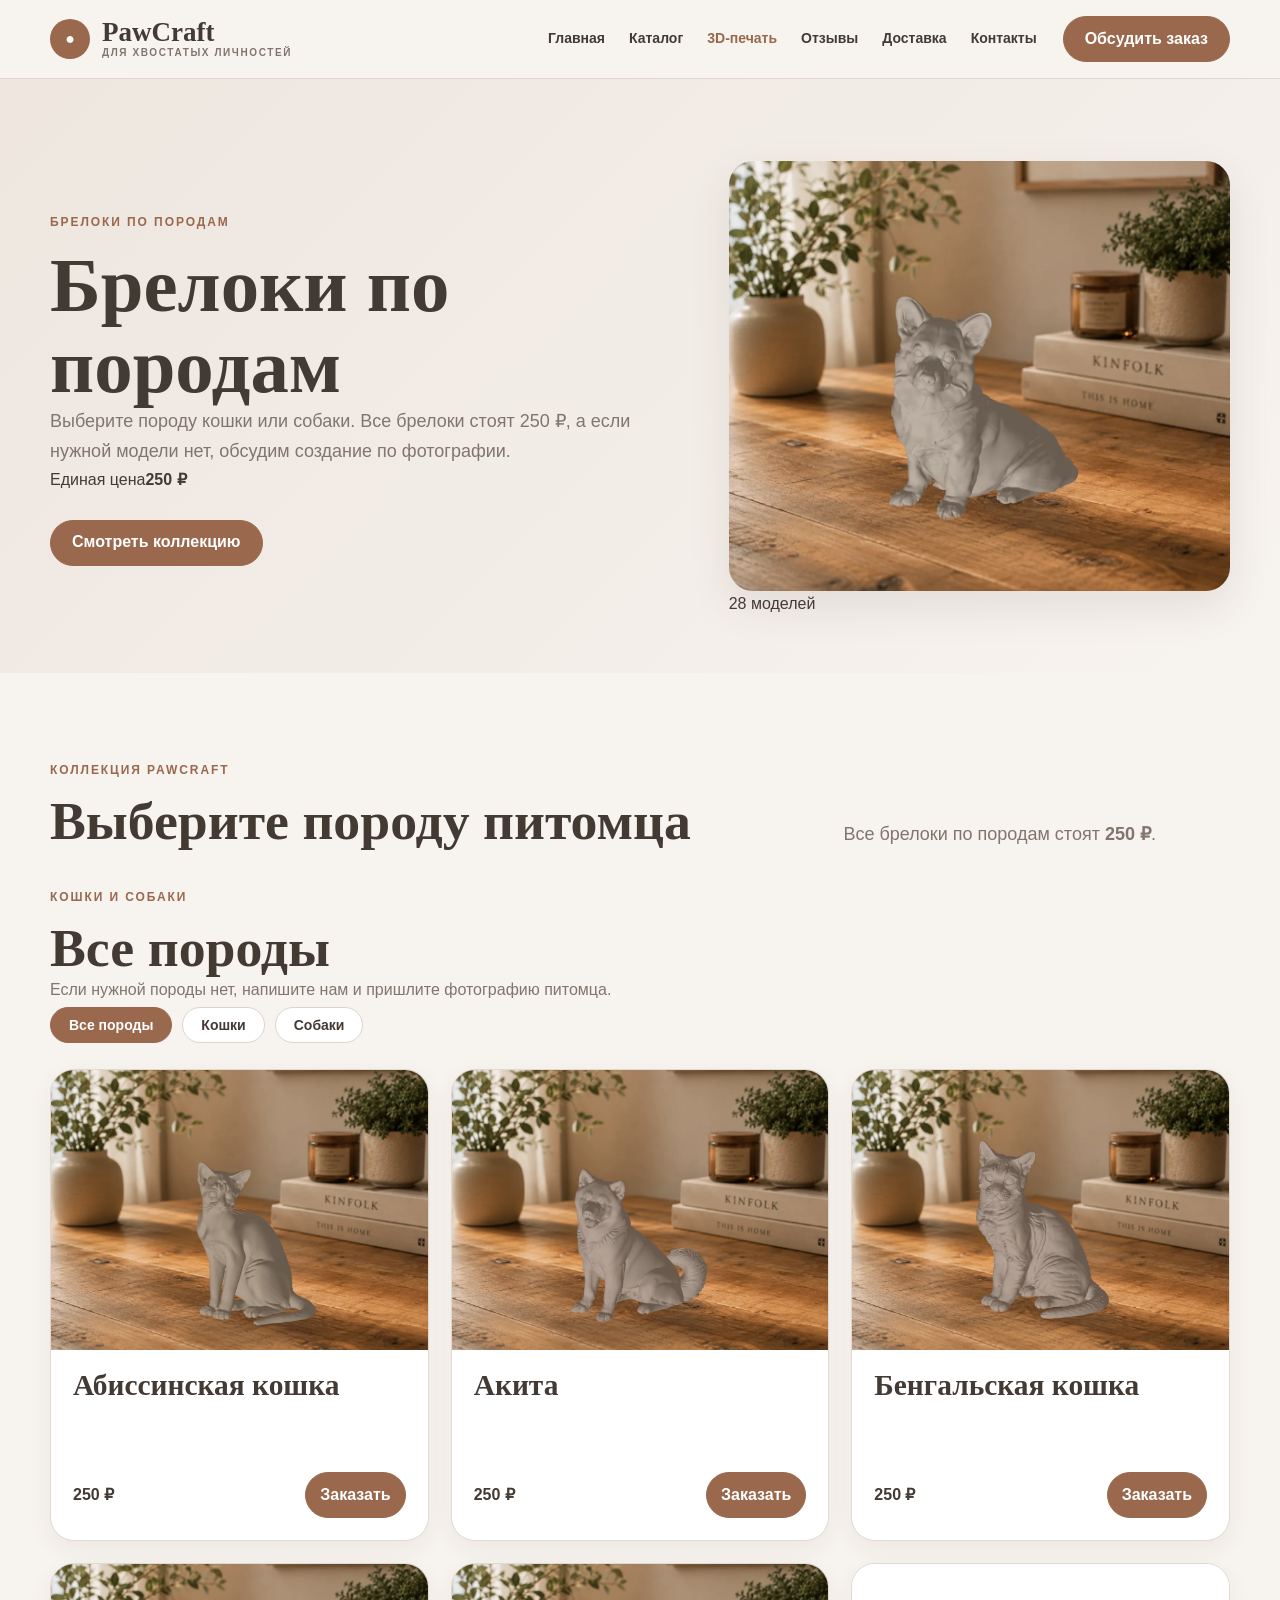
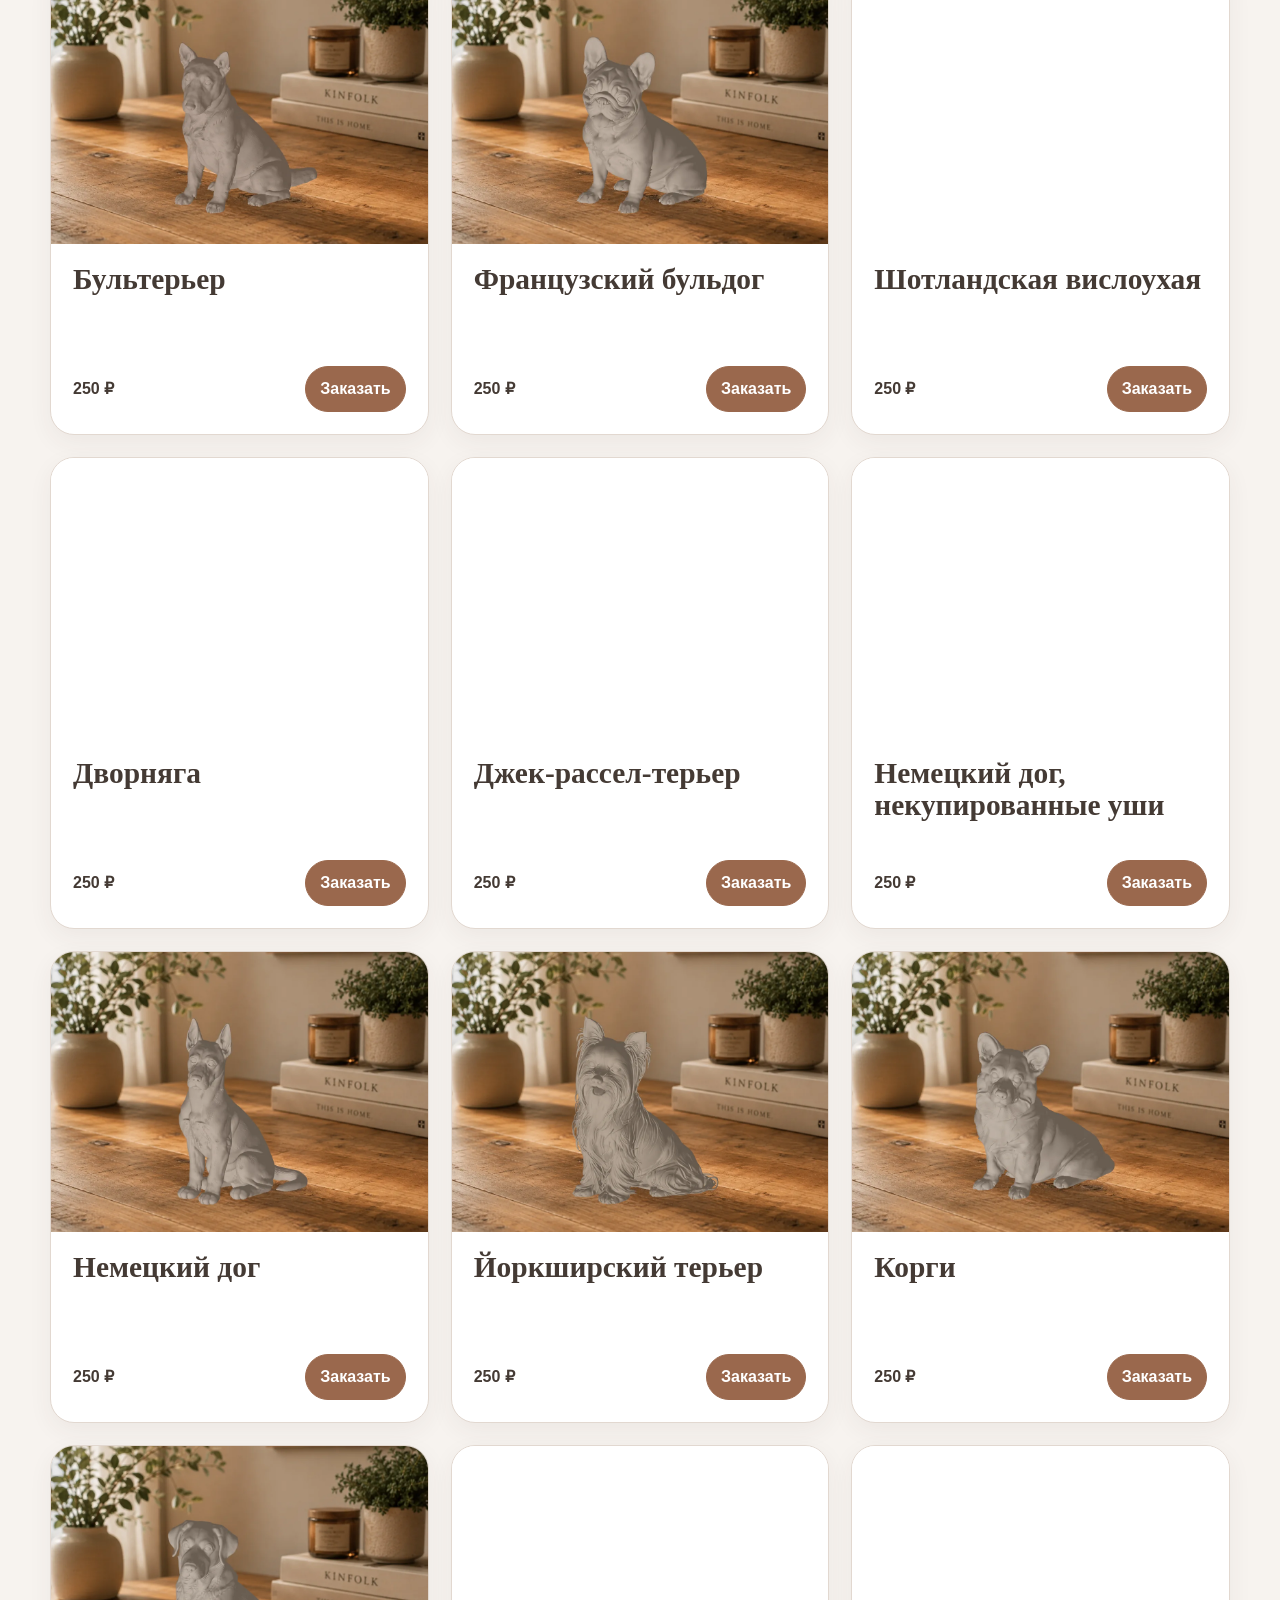
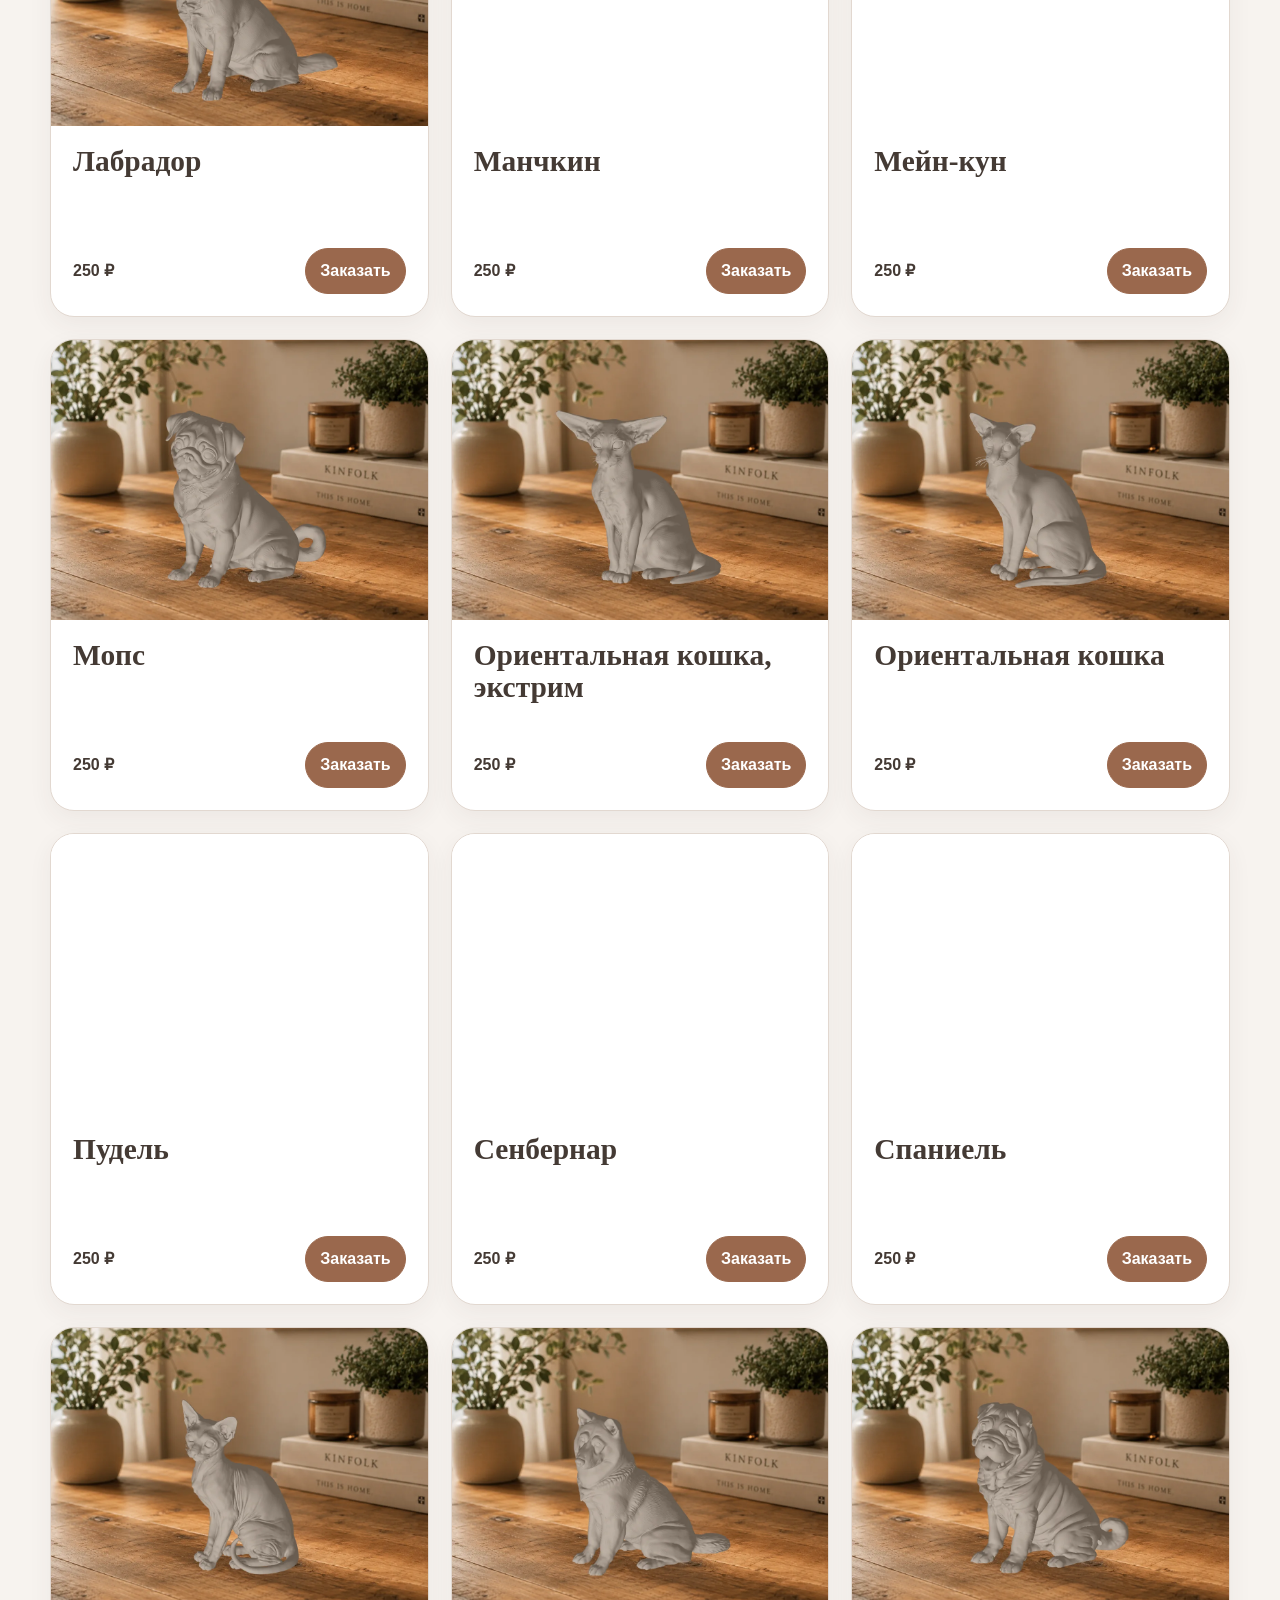
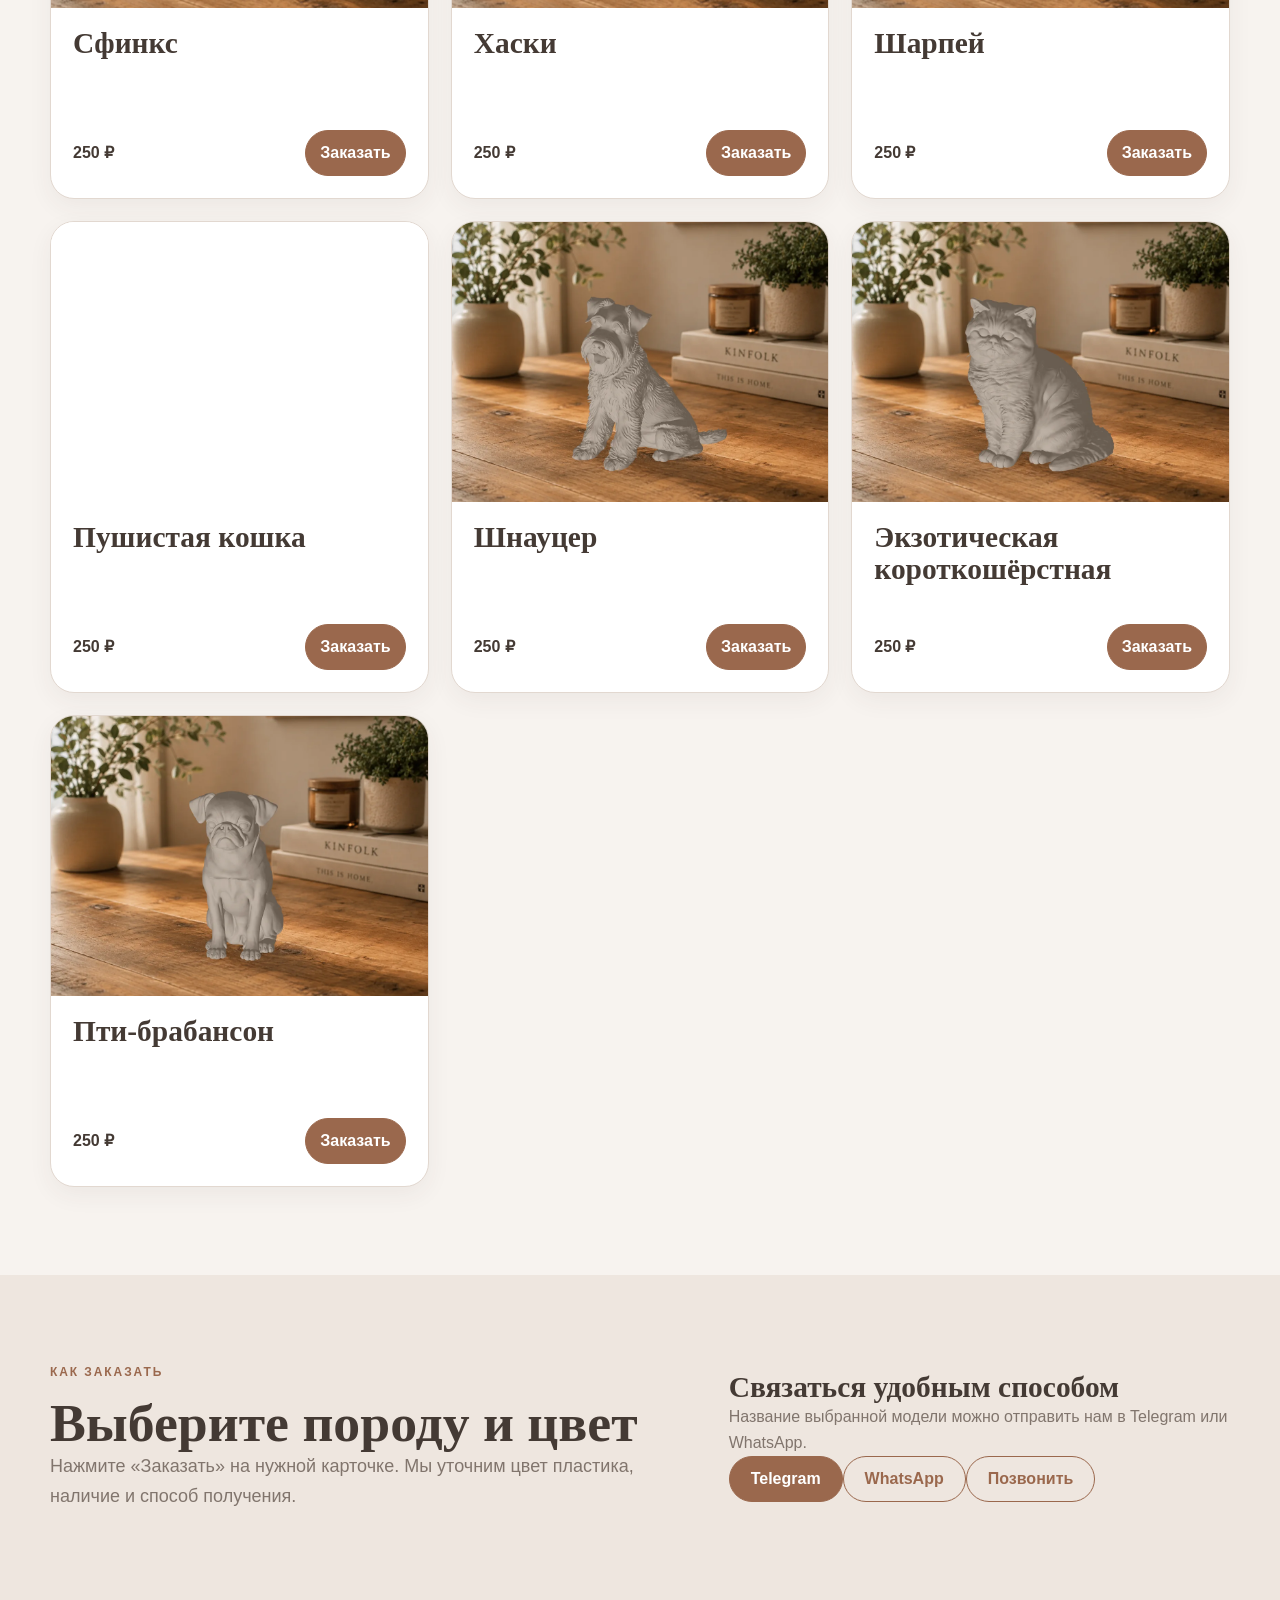
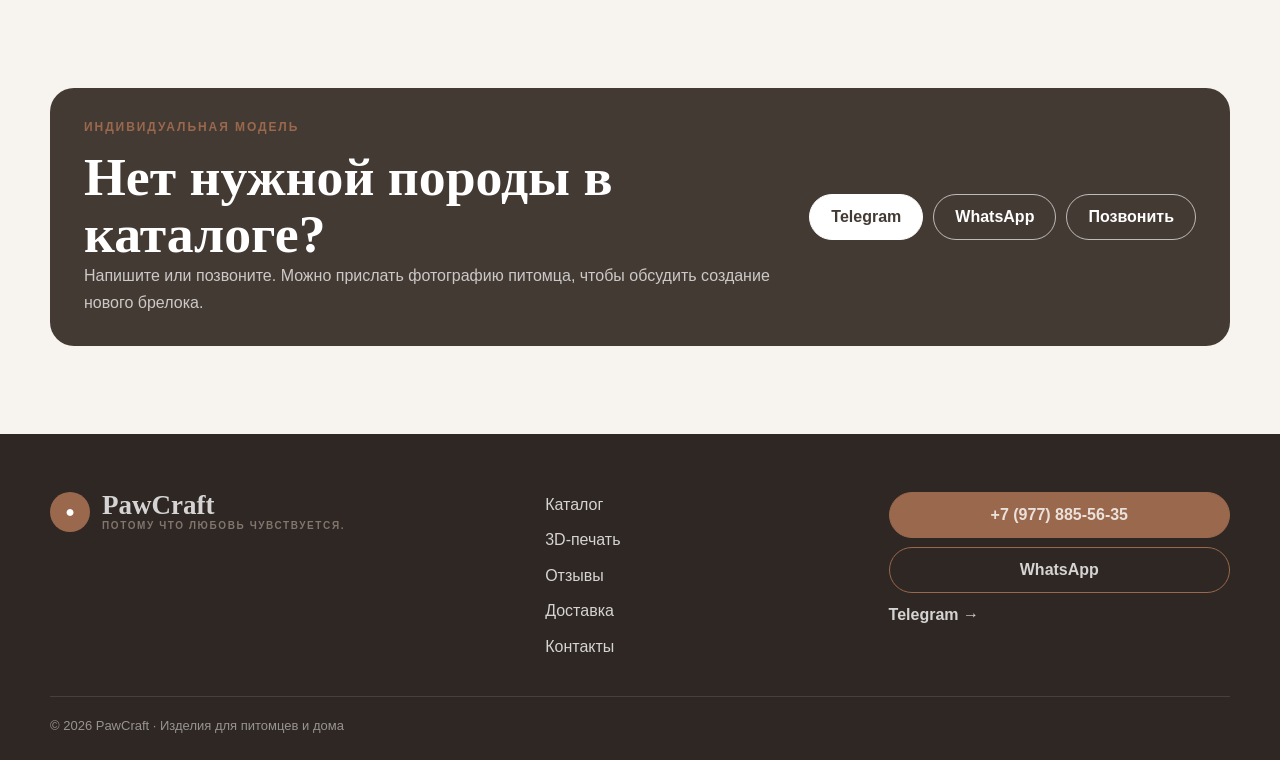
<file: keychains.html>
<!DOCTYPE html>

<html lang="ru"><head><meta charset="utf-8"/><meta content="width=device-width,initial-scale=1" name="viewport"/><title>Брелоки с питомцами по породам за 250 ₽ · PawCraft</title><meta content="3D-брелоки PawCraft с кошками и собаками по породам. Все брелоки питомцев стоят 250 ₽. Если нужной породы нет, сделаем модель по фотографии." name="description"/><link href="style.css?v=portrait-video-reviews-final" rel="stylesheet"/><script defer="" src="script.js?v=portrait-video-reviews-final"></script><link href="favicon.svg" rel="icon" type="image/svg+xml"/><meta content="Брелоки с питомцами по породам за 250 ₽ · PawCraft" property="og:title"/><meta content="Брелоки PawCraft с породами кошек и собак по 250 ₽. Выберите готовую модель или обсудите создание брелока по фотографии." property="og:description"/><meta content="website" property="og:type"/><meta content="https://pawcraft.ru/assets/keychains/breeds/corgi.webp" property="og:image"/><meta content="https://pawcraft.ru/keychains.html" property="og:url"/><meta content="PawCraft" property="og:site_name"/><meta content="summary_large_image" name="twitter:card"/><meta content="Брелоки с питомцами по породам за 250 ₽ · PawCraft" name="twitter:title"/><meta content="Брелоки PawCraft с породами кошек и собак по 250 ₽. Выберите готовую модель или обсудите создание брелока по фотографии." name="twitter:description"/><meta content="https://pawcraft.ru/assets/keychains/breeds/corgi.webp" name="twitter:image"/><link href="https://pawcraft.ru/keychains.html" rel="canonical"/></head><body class="page-keychains"><div class="progress"></div><header class="site-header"><div class="container nav"><a class="brand" href="/"><span class="paw">●</span><span>PawCraft<small>для хвостатых личностей</small></span></a><nav class="nav-links"><a href="/">Главная</a><a href="catalog.html">Каталог</a><a aria-current="page" class="active" href="3d.html">3D-печать</a><a href="reviews.html">Отзывы</a><a href="delivery.html">Доставка</a><a href="contacts.html">Контакты</a></nav><div class="nav-actions"><a class="btn btn-ghost" href="https://t.me/PawCraft_store" rel="noopener noreferrer" target="_blank">Наш Telegram</a><a class="btn" href="https://t.me/pawcraftadmin" rel="noopener noreferrer" target="_blank">Обсудить заказ</a><button aria-controls="mobile-navigation" aria-expanded="false" aria-label="Открыть меню" class="menu-btn" type="button">☰</button></div></div><div class="mobile-menu" id="mobile-navigation"><a href="/">Главная</a><a href="catalog.html">Каталог</a><a class="active" href="3d.html">3D-печать</a><a href="reviews.html">Отзывы</a><a href="delivery.html">Доставка</a><a href="contacts.html">Контакты</a><a href="https://t.me/PawCraft_store" rel="noopener noreferrer" target="_blank">Наш Telegram</a><a href="https://t.me/pawcraftadmin" rel="noopener noreferrer" target="_blank">Обсудить заказ</a></div></header><main><section class="kc-hero"><div class="container kc-hero-grid"><div><span class="eyebrow">Брелоки по породам</span><h1>Брелоки по породам</h1><p class="lead-sm">Выберите породу кошки или собаки. Все брелоки стоят 250 ₽, а если нужной модели нет, обсудим создание по фотографии.</p><div class="kc-price-note"><span>Единая цена</span><strong>250 ₽</strong></div><br/><a class="btn" href="#collection">Смотреть коллекцию</a></div><div class="kc-hero-visual"><img alt="Брелок PawCraft с породой корги" height="1100" src="assets/keychains/breeds/corgi.webp" width="1100"/><span>28 моделей</span></div></div></section><section class="section" id="collection"><div class="container"><div class="section-head"><div><span class="eyebrow">Коллекция PawCraft</span><h2>Выберите породу питомца</h2></div><p>Все брелоки по породам стоят <b>250 ₽</b>.</p></div><section class="kc-collection-block" id="breed-keychains"><div class="kc-block-head"><div><span class="eyebrow">Кошки и собаки</span><h2>Все породы</h2></div><p>Если нужной породы нет, напишите нам и пришлите фотографию питомца.</p></div><div aria-label="Фильтр брелоков по типу питомца" class="kc-filters" role="group"><button aria-pressed="true" class="active" data-filter="Все породы" type="button">Все породы</button><button aria-pressed="false" data-filter="Кошки" type="button">Кошки</button><button aria-pressed="false" data-filter="Собаки" type="button">Собаки</button></div><div class="kc-grid unified-media-layout" id="breed-grid"><article class="kc-card" data-breed="абиссинская кошка" data-category="Кошки" data-group="Породы"><div class="kc-image"><img alt="Брелок с питомцем породы Абиссинская кошка" aria-label="Открыть фотографию крупно" data-lightbox-image="assets/keychains/breeds/abyssinian-cat.webp" decoding="async" height="1100" loading="lazy" role="button" src="assets/keychains/breeds/abyssinian-cat.webp" tabindex="0" width="1100"/></div><div class="kc-body"><h3>Абиссинская кошка</h3><div class="kc-buy"><strong>250 ₽</strong><a class="btn kc-order" href="https://t.me/pawcraftadmin?text=%D0%97%D0%B4%D1%80%D0%B0%D0%B2%D1%81%D1%82%D0%B2%D1%83%D0%B9%D1%82%D0%B5%21%20%D0%A5%D0%BE%D1%87%D1%83%20%D0%B7%D0%B0%D0%BA%D0%B0%D0%B7%D0%B0%D1%82%D1%8C%20%D0%B1%D1%80%D0%B5%D0%BB%D0%BE%D0%BA%20%C2%AB%D0%90%D0%B1%D0%B8%D1%81%D1%81%D0%B8%D0%BD%D1%81%D0%BA%D0%B0%D1%8F%20%D0%BA%D0%BE%D1%88%D0%BA%D0%B0%C2%BB%20%D0%B7%D0%B0%20250%20%E2%82%BD" rel="noopener noreferrer" target="_blank">Заказать</a></div></div></article><article class="kc-card" data-breed="акита" data-category="Собаки" data-group="Породы"><div class="kc-image"><img alt="Брелок с питомцем породы Акита" aria-label="Открыть фотографию крупно" data-lightbox-image="assets/keychains/breeds/akita.webp" decoding="async" height="1100" loading="lazy" role="button" src="assets/keychains/breeds/akita.webp" tabindex="0" width="1100"/></div><div class="kc-body"><h3>Акита</h3><div class="kc-buy"><strong>250 ₽</strong><a class="btn kc-order" href="https://t.me/pawcraftadmin?text=%D0%97%D0%B4%D1%80%D0%B0%D0%B2%D1%81%D1%82%D0%B2%D1%83%D0%B9%D1%82%D0%B5%21%20%D0%A5%D0%BE%D1%87%D1%83%20%D0%B7%D0%B0%D0%BA%D0%B0%D0%B7%D0%B0%D1%82%D1%8C%20%D0%B1%D1%80%D0%B5%D0%BB%D0%BE%D0%BA%20%C2%AB%D0%90%D0%BA%D0%B8%D1%82%D0%B0%C2%BB%20%D0%B7%D0%B0%20250%20%E2%82%BD" rel="noopener noreferrer" target="_blank">Заказать</a></div></div></article><article class="kc-card" data-breed="бенгальская кошка" data-category="Кошки" data-group="Породы"><div class="kc-image"><img alt="Брелок с питомцем породы Бенгальская кошка" aria-label="Открыть фотографию крупно" data-lightbox-image="assets/keychains/breeds/bengal-cat.webp" decoding="async" height="1100" loading="lazy" role="button" src="assets/keychains/breeds/bengal-cat.webp" tabindex="0" width="1100"/></div><div class="kc-body"><h3>Бенгальская кошка</h3><div class="kc-buy"><strong>250 ₽</strong><a class="btn kc-order" href="https://t.me/pawcraftadmin?text=%D0%97%D0%B4%D1%80%D0%B0%D0%B2%D1%81%D1%82%D0%B2%D1%83%D0%B9%D1%82%D0%B5%21%20%D0%A5%D0%BE%D1%87%D1%83%20%D0%B7%D0%B0%D0%BA%D0%B0%D0%B7%D0%B0%D1%82%D1%8C%20%D0%B1%D1%80%D0%B5%D0%BB%D0%BE%D0%BA%20%C2%AB%D0%91%D0%B5%D0%BD%D0%B3%D0%B0%D0%BB%D1%8C%D1%81%D0%BA%D0%B0%D1%8F%20%D0%BA%D0%BE%D1%88%D0%BA%D0%B0%C2%BB%20%D0%B7%D0%B0%20250%20%E2%82%BD" rel="noopener noreferrer" target="_blank">Заказать</a></div></div></article><article class="kc-card" data-breed="бультерьер" data-category="Собаки" data-group="Породы"><div class="kc-image"><img alt="Брелок с питомцем породы Бультерьер" aria-label="Открыть фотографию крупно" data-lightbox-image="assets/keychains/breeds/bull-terrier.webp" decoding="async" height="1100" loading="lazy" role="button" src="assets/keychains/breeds/bull-terrier.webp" tabindex="0" width="1100"/></div><div class="kc-body"><h3>Бультерьер</h3><div class="kc-buy"><strong>250 ₽</strong><a class="btn kc-order" href="https://t.me/pawcraftadmin?text=%D0%97%D0%B4%D1%80%D0%B0%D0%B2%D1%81%D1%82%D0%B2%D1%83%D0%B9%D1%82%D0%B5%21%20%D0%A5%D0%BE%D1%87%D1%83%20%D0%B7%D0%B0%D0%BA%D0%B0%D0%B7%D0%B0%D1%82%D1%8C%20%D0%B1%D1%80%D0%B5%D0%BB%D0%BE%D0%BA%20%C2%AB%D0%91%D1%83%D0%BB%D1%8C%D1%82%D0%B5%D1%80%D1%8C%D0%B5%D1%80%C2%BB%20%D0%B7%D0%B0%20250%20%E2%82%BD" rel="noopener noreferrer" target="_blank">Заказать</a></div></div></article><article class="kc-card" data-breed="французский бульдог" data-category="Собаки" data-group="Породы"><div class="kc-image"><img alt="Брелок с питомцем породы Французский бульдог" aria-label="Открыть фотографию крупно" data-lightbox-image="assets/keychains/breeds/french-bulldog.webp" decoding="async" height="1100" loading="lazy" role="button" src="assets/keychains/breeds/french-bulldog.webp" tabindex="0" width="1100"/></div><div class="kc-body"><h3>Французский бульдог</h3><div class="kc-buy"><strong>250 ₽</strong><a class="btn kc-order" href="https://t.me/pawcraftadmin?text=%D0%97%D0%B4%D1%80%D0%B0%D0%B2%D1%81%D1%82%D0%B2%D1%83%D0%B9%D1%82%D0%B5%21%20%D0%A5%D0%BE%D1%87%D1%83%20%D0%B7%D0%B0%D0%BA%D0%B0%D0%B7%D0%B0%D1%82%D1%8C%20%D0%B1%D1%80%D0%B5%D0%BB%D0%BE%D0%BA%20%C2%AB%D0%A4%D1%80%D0%B0%D0%BD%D1%86%D1%83%D0%B7%D1%81%D0%BA%D0%B8%D0%B9%20%D0%B1%D1%83%D0%BB%D1%8C%D0%B4%D0%BE%D0%B3%C2%BB%20%D0%B7%D0%B0%20250%20%E2%82%BD" rel="noopener noreferrer" target="_blank">Заказать</a></div></div></article><article class="kc-card" data-breed="шотландская вислоухая" data-category="Кошки" data-group="Породы"><div class="kc-image"><img alt="Брелок с питомцем породы Шотландская вислоухая" aria-label="Открыть фотографию крупно" data-lightbox-image="assets/keychains/breeds/scottish-fold.webp" decoding="async" height="1100" loading="lazy" role="button" src="assets/keychains/breeds/scottish-fold.webp" tabindex="0" width="1100"/></div><div class="kc-body"><h3>Шотландская вислоухая</h3><div class="kc-buy"><strong>250 ₽</strong><a class="btn kc-order" href="https://t.me/pawcraftadmin?text=%D0%97%D0%B4%D1%80%D0%B0%D0%B2%D1%81%D1%82%D0%B2%D1%83%D0%B9%D1%82%D0%B5%21%20%D0%A5%D0%BE%D1%87%D1%83%20%D0%B7%D0%B0%D0%BA%D0%B0%D0%B7%D0%B0%D1%82%D1%8C%20%D0%B1%D1%80%D0%B5%D0%BB%D0%BE%D0%BA%20%C2%AB%D0%A8%D0%BE%D1%82%D0%BB%D0%B0%D0%BD%D0%B4%D1%81%D0%BA%D0%B0%D1%8F%20%D0%B2%D0%B8%D1%81%D0%BB%D0%BE%D1%83%D1%85%D0%B0%D1%8F%C2%BB%20%D0%B7%D0%B0%20250%20%E2%82%BD" rel="noopener noreferrer" target="_blank">Заказать</a></div></div></article><article class="kc-card" data-breed="дворняга" data-category="Собаки" data-group="Породы"><div class="kc-image"><img alt="Брелок с питомцем породы Дворняга" aria-label="Открыть фотографию крупно" data-lightbox-image="assets/keychains/breeds/mixed-breed-dog.webp" decoding="async" height="1100" loading="lazy" role="button" src="assets/keychains/breeds/mixed-breed-dog.webp" tabindex="0" width="1100"/></div><div class="kc-body"><h3>Дворняга</h3><div class="kc-buy"><strong>250 ₽</strong><a class="btn kc-order" href="https://t.me/pawcraftadmin?text=%D0%97%D0%B4%D1%80%D0%B0%D0%B2%D1%81%D1%82%D0%B2%D1%83%D0%B9%D1%82%D0%B5%21%20%D0%A5%D0%BE%D1%87%D1%83%20%D0%B7%D0%B0%D0%BA%D0%B0%D0%B7%D0%B0%D1%82%D1%8C%20%D0%B1%D1%80%D0%B5%D0%BB%D0%BE%D0%BA%20%C2%AB%D0%94%D0%B2%D0%BE%D1%80%D0%BD%D1%8F%D0%B3%D0%B0%C2%BB%20%D0%B7%D0%B0%20250%20%E2%82%BD" rel="noopener noreferrer" target="_blank">Заказать</a></div></div></article><article class="kc-card" data-breed="джек-рассел-терьер" data-category="Собаки" data-group="Породы"><div class="kc-image"><img alt="Брелок с питомцем породы Джек-рассел-терьер" aria-label="Открыть фотографию крупно" data-lightbox-image="assets/keychains/breeds/jack-russell-terrier.webp" decoding="async" height="1100" loading="lazy" role="button" src="assets/keychains/breeds/jack-russell-terrier.webp" tabindex="0" width="1100"/></div><div class="kc-body"><h3>Джек-рассел-терьер</h3><div class="kc-buy"><strong>250 ₽</strong><a class="btn kc-order" href="https://t.me/pawcraftadmin?text=%D0%97%D0%B4%D1%80%D0%B0%D0%B2%D1%81%D1%82%D0%B2%D1%83%D0%B9%D1%82%D0%B5%21%20%D0%A5%D0%BE%D1%87%D1%83%20%D0%B7%D0%B0%D0%BA%D0%B0%D0%B7%D0%B0%D1%82%D1%8C%20%D0%B1%D1%80%D0%B5%D0%BB%D0%BE%D0%BA%20%C2%AB%D0%94%D0%B6%D0%B5%D0%BA-%D1%80%D0%B0%D1%81%D1%81%D0%B5%D0%BB-%D1%82%D0%B5%D1%80%D1%8C%D0%B5%D1%80%C2%BB%20%D0%B7%D0%B0%20250%20%E2%82%BD" rel="noopener noreferrer" target="_blank">Заказать</a></div></div></article><article class="kc-card" data-breed="немецкий дог, некупированные уши" data-category="Собаки" data-group="Породы"><div class="kc-image"><img alt="Брелок с питомцем породы Немецкий дог, некупированные уши" aria-label="Открыть фотографию крупно" data-lightbox-image="assets/keychains/breeds/great-dane-natural-ears.webp" decoding="async" height="1100" loading="lazy" role="button" src="assets/keychains/breeds/great-dane-natural-ears.webp" tabindex="0" width="1100"/></div><div class="kc-body"><h3>Немецкий дог, некупированные уши</h3><div class="kc-buy"><strong>250 ₽</strong><a class="btn kc-order" href="https://t.me/pawcraftadmin?text=%D0%97%D0%B4%D1%80%D0%B0%D0%B2%D1%81%D1%82%D0%B2%D1%83%D0%B9%D1%82%D0%B5%21%20%D0%A5%D0%BE%D1%87%D1%83%20%D0%B7%D0%B0%D0%BA%D0%B0%D0%B7%D0%B0%D1%82%D1%8C%20%D0%B1%D1%80%D0%B5%D0%BB%D0%BE%D0%BA%20%C2%AB%D0%9D%D0%B5%D0%BC%D0%B5%D1%86%D0%BA%D0%B8%D0%B9%20%D0%B4%D0%BE%D0%B3%2C%20%D0%BD%D0%B5%D0%BA%D1%83%D0%BF%D0%B8%D1%80%D0%BE%D0%B2%D0%B0%D0%BD%D0%BD%D1%8B%D0%B5%20%D1%83%D1%88%D0%B8%C2%BB%20%D0%B7%D0%B0%20250%20%E2%82%BD" rel="noopener noreferrer" target="_blank">Заказать</a></div></div></article><article class="kc-card" data-breed="немецкий дог" data-category="Собаки" data-group="Породы"><div class="kc-image"><img alt="Брелок с питомцем породы Немецкий дог" aria-label="Открыть фотографию крупно" data-lightbox-image="assets/keychains/breeds/great-dane.webp" decoding="async" height="1100" loading="lazy" role="button" src="assets/keychains/breeds/great-dane.webp" tabindex="0" width="1100"/></div><div class="kc-body"><h3>Немецкий дог</h3><div class="kc-buy"><strong>250 ₽</strong><a class="btn kc-order" href="https://t.me/pawcraftadmin?text=%D0%97%D0%B4%D1%80%D0%B0%D0%B2%D1%81%D1%82%D0%B2%D1%83%D0%B9%D1%82%D0%B5%21%20%D0%A5%D0%BE%D1%87%D1%83%20%D0%B7%D0%B0%D0%BA%D0%B0%D0%B7%D0%B0%D1%82%D1%8C%20%D0%B1%D1%80%D0%B5%D0%BB%D0%BE%D0%BA%20%C2%AB%D0%9D%D0%B5%D0%BC%D0%B5%D1%86%D0%BA%D0%B8%D0%B9%20%D0%B4%D0%BE%D0%B3%C2%BB%20%D0%B7%D0%B0%20250%20%E2%82%BD" rel="noopener noreferrer" target="_blank">Заказать</a></div></div></article><article class="kc-card" data-breed="йоркширский терьер" data-category="Собаки" data-group="Породы"><div class="kc-image"><img alt="Брелок с питомцем породы Йоркширский терьер" aria-label="Открыть фотографию крупно" data-lightbox-image="assets/keychains/breeds/yorkshire-terrier.webp" decoding="async" height="1100" loading="lazy" role="button" src="assets/keychains/breeds/yorkshire-terrier.webp" tabindex="0" width="1100"/></div><div class="kc-body"><h3>Йоркширский терьер</h3><div class="kc-buy"><strong>250 ₽</strong><a class="btn kc-order" href="https://t.me/pawcraftadmin?text=%D0%97%D0%B4%D1%80%D0%B0%D0%B2%D1%81%D1%82%D0%B2%D1%83%D0%B9%D1%82%D0%B5%21%20%D0%A5%D0%BE%D1%87%D1%83%20%D0%B7%D0%B0%D0%BA%D0%B0%D0%B7%D0%B0%D1%82%D1%8C%20%D0%B1%D1%80%D0%B5%D0%BB%D0%BE%D0%BA%20%C2%AB%D0%99%D0%BE%D1%80%D0%BA%D1%88%D0%B8%D1%80%D1%81%D0%BA%D0%B8%D0%B9%20%D1%82%D0%B5%D1%80%D1%8C%D0%B5%D1%80%C2%BB%20%D0%B7%D0%B0%20250%20%E2%82%BD" rel="noopener noreferrer" target="_blank">Заказать</a></div></div></article><article class="kc-card" data-breed="корги" data-category="Собаки" data-group="Породы"><div class="kc-image"><img alt="Брелок с питомцем породы Корги" aria-label="Открыть фотографию крупно" data-lightbox-image="assets/keychains/breeds/corgi.webp" decoding="async" height="1100" loading="lazy" role="button" src="assets/keychains/breeds/corgi.webp" tabindex="0" width="1100"/></div><div class="kc-body"><h3>Корги</h3><div class="kc-buy"><strong>250 ₽</strong><a class="btn kc-order" href="https://t.me/pawcraftadmin?text=%D0%97%D0%B4%D1%80%D0%B0%D0%B2%D1%81%D1%82%D0%B2%D1%83%D0%B9%D1%82%D0%B5%21%20%D0%A5%D0%BE%D1%87%D1%83%20%D0%B7%D0%B0%D0%BA%D0%B0%D0%B7%D0%B0%D1%82%D1%8C%20%D0%B1%D1%80%D0%B5%D0%BB%D0%BE%D0%BA%20%C2%AB%D0%9A%D0%BE%D1%80%D0%B3%D0%B8%C2%BB%20%D0%B7%D0%B0%20250%20%E2%82%BD" rel="noopener noreferrer" target="_blank">Заказать</a></div></div></article><article class="kc-card" data-breed="лабрадор" data-category="Собаки" data-group="Породы"><div class="kc-image"><img alt="Брелок с питомцем породы Лабрадор" aria-label="Открыть фотографию крупно" data-lightbox-image="assets/keychains/breeds/labrador.webp" decoding="async" height="1100" loading="lazy" role="button" src="assets/keychains/breeds/labrador.webp" tabindex="0" width="1100"/></div><div class="kc-body"><h3>Лабрадор</h3><div class="kc-buy"><strong>250 ₽</strong><a class="btn kc-order" href="https://t.me/pawcraftadmin?text=%D0%97%D0%B4%D1%80%D0%B0%D0%B2%D1%81%D1%82%D0%B2%D1%83%D0%B9%D1%82%D0%B5%21%20%D0%A5%D0%BE%D1%87%D1%83%20%D0%B7%D0%B0%D0%BA%D0%B0%D0%B7%D0%B0%D1%82%D1%8C%20%D0%B1%D1%80%D0%B5%D0%BB%D0%BE%D0%BA%20%C2%AB%D0%9B%D0%B0%D0%B1%D1%80%D0%B0%D0%B4%D0%BE%D1%80%C2%BB%20%D0%B7%D0%B0%20250%20%E2%82%BD" rel="noopener noreferrer" target="_blank">Заказать</a></div></div></article><article class="kc-card" data-breed="манчкин" data-category="Кошки" data-group="Породы"><div class="kc-image"><img alt="Брелок с питомцем породы Манчкин" aria-label="Открыть фотографию крупно" data-lightbox-image="assets/keychains/breeds/munchkin-cat.webp" decoding="async" height="1100" loading="lazy" role="button" src="assets/keychains/breeds/munchkin-cat.webp" tabindex="0" width="1100"/></div><div class="kc-body"><h3>Манчкин</h3><div class="kc-buy"><strong>250 ₽</strong><a class="btn kc-order" href="https://t.me/pawcraftadmin?text=%D0%97%D0%B4%D1%80%D0%B0%D0%B2%D1%81%D1%82%D0%B2%D1%83%D0%B9%D1%82%D0%B5%21%20%D0%A5%D0%BE%D1%87%D1%83%20%D0%B7%D0%B0%D0%BA%D0%B0%D0%B7%D0%B0%D1%82%D1%8C%20%D0%B1%D1%80%D0%B5%D0%BB%D0%BE%D0%BA%20%C2%AB%D0%9C%D0%B0%D0%BD%D1%87%D0%BA%D0%B8%D0%BD%C2%BB%20%D0%B7%D0%B0%20250%20%E2%82%BD" rel="noopener noreferrer" target="_blank">Заказать</a></div></div></article><article class="kc-card" data-breed="мейн-кун" data-category="Кошки" data-group="Породы"><div class="kc-image"><img alt="Брелок с питомцем породы Мейн-кун" aria-label="Открыть фотографию крупно" data-lightbox-image="assets/keychains/breeds/maine-coon.webp" decoding="async" height="1100" loading="lazy" role="button" src="assets/keychains/breeds/maine-coon.webp" tabindex="0" width="1100"/></div><div class="kc-body"><h3>Мейн-кун</h3><div class="kc-buy"><strong>250 ₽</strong><a class="btn kc-order" href="https://t.me/pawcraftadmin?text=%D0%97%D0%B4%D1%80%D0%B0%D0%B2%D1%81%D1%82%D0%B2%D1%83%D0%B9%D1%82%D0%B5%21%20%D0%A5%D0%BE%D1%87%D1%83%20%D0%B7%D0%B0%D0%BA%D0%B0%D0%B7%D0%B0%D1%82%D1%8C%20%D0%B1%D1%80%D0%B5%D0%BB%D0%BE%D0%BA%20%C2%AB%D0%9C%D0%B5%D0%B9%D0%BD-%D0%BA%D1%83%D0%BD%C2%BB%20%D0%B7%D0%B0%20250%20%E2%82%BD" rel="noopener noreferrer" target="_blank">Заказать</a></div></div></article><article class="kc-card" data-breed="мопс" data-category="Собаки" data-group="Породы"><div class="kc-image"><img alt="Брелок с питомцем породы Мопс" aria-label="Открыть фотографию крупно" data-lightbox-image="assets/keychains/breeds/pug.webp" decoding="async" height="1100" loading="lazy" role="button" src="assets/keychains/breeds/pug.webp" tabindex="0" width="1100"/></div><div class="kc-body"><h3>Мопс</h3><div class="kc-buy"><strong>250 ₽</strong><a class="btn kc-order" href="https://t.me/pawcraftadmin?text=%D0%97%D0%B4%D1%80%D0%B0%D0%B2%D1%81%D1%82%D0%B2%D1%83%D0%B9%D1%82%D0%B5%21%20%D0%A5%D0%BE%D1%87%D1%83%20%D0%B7%D0%B0%D0%BA%D0%B0%D0%B7%D0%B0%D1%82%D1%8C%20%D0%B1%D1%80%D0%B5%D0%BB%D0%BE%D0%BA%20%C2%AB%D0%9C%D0%BE%D0%BF%D1%81%C2%BB%20%D0%B7%D0%B0%20250%20%E2%82%BD" rel="noopener noreferrer" target="_blank">Заказать</a></div></div></article><article class="kc-card" data-breed="ориентальная кошка, экстрим" data-category="Кошки" data-group="Породы"><div class="kc-image"><img alt="Брелок с питомцем породы Ориентальная кошка, экстрим" aria-label="Открыть фотографию крупно" data-lightbox-image="assets/keychains/breeds/oriental-cat-extreme.webp" decoding="async" height="1100" loading="lazy" role="button" src="assets/keychains/breeds/oriental-cat-extreme.webp" tabindex="0" width="1100"/></div><div class="kc-body"><h3>Ориентальная кошка, экстрим</h3><div class="kc-buy"><strong>250 ₽</strong><a class="btn kc-order" href="https://t.me/pawcraftadmin?text=%D0%97%D0%B4%D1%80%D0%B0%D0%B2%D1%81%D1%82%D0%B2%D1%83%D0%B9%D1%82%D0%B5%21%20%D0%A5%D0%BE%D1%87%D1%83%20%D0%B7%D0%B0%D0%BA%D0%B0%D0%B7%D0%B0%D1%82%D1%8C%20%D0%B1%D1%80%D0%B5%D0%BB%D0%BE%D0%BA%20%C2%AB%D0%9E%D1%80%D0%B8%D0%B5%D0%BD%D1%82%D0%B0%D0%BB%D1%8C%D0%BD%D0%B0%D1%8F%20%D0%BA%D0%BE%D1%88%D0%BA%D0%B0%2C%20%D1%8D%D0%BA%D1%81%D1%82%D1%80%D0%B8%D0%BC%C2%BB%20%D0%B7%D0%B0%20250%20%E2%82%BD" rel="noopener noreferrer" target="_blank">Заказать</a></div></div></article><article class="kc-card" data-breed="ориентальная кошка" data-category="Кошки" data-group="Породы"><div class="kc-image"><img alt="Брелок с питомцем породы Ориентальная кошка" aria-label="Открыть фотографию крупно" data-lightbox-image="assets/keychains/breeds/oriental-cat.webp" decoding="async" height="1100" loading="lazy" role="button" src="assets/keychains/breeds/oriental-cat.webp" tabindex="0" width="1100"/></div><div class="kc-body"><h3>Ориентальная кошка</h3><div class="kc-buy"><strong>250 ₽</strong><a class="btn kc-order" href="https://t.me/pawcraftadmin?text=%D0%97%D0%B4%D1%80%D0%B0%D0%B2%D1%81%D1%82%D0%B2%D1%83%D0%B9%D1%82%D0%B5%21%20%D0%A5%D0%BE%D1%87%D1%83%20%D0%B7%D0%B0%D0%BA%D0%B0%D0%B7%D0%B0%D1%82%D1%8C%20%D0%B1%D1%80%D0%B5%D0%BB%D0%BE%D0%BA%20%C2%AB%D0%9E%D1%80%D0%B8%D0%B5%D0%BD%D1%82%D0%B0%D0%BB%D1%8C%D0%BD%D0%B0%D1%8F%20%D0%BA%D0%BE%D1%88%D0%BA%D0%B0%C2%BB%20%D0%B7%D0%B0%20250%20%E2%82%BD" rel="noopener noreferrer" target="_blank">Заказать</a></div></div></article><article class="kc-card" data-breed="пудель" data-category="Собаки" data-group="Породы"><div class="kc-image"><img alt="Брелок с питомцем породы Пудель" aria-label="Открыть фотографию крупно" data-lightbox-image="assets/keychains/breeds/poodle.webp" decoding="async" height="1100" loading="lazy" role="button" src="assets/keychains/breeds/poodle.webp" tabindex="0" width="1100"/></div><div class="kc-body"><h3>Пудель</h3><div class="kc-buy"><strong>250 ₽</strong><a class="btn kc-order" href="https://t.me/pawcraftadmin?text=%D0%97%D0%B4%D1%80%D0%B0%D0%B2%D1%81%D1%82%D0%B2%D1%83%D0%B9%D1%82%D0%B5%21%20%D0%A5%D0%BE%D1%87%D1%83%20%D0%B7%D0%B0%D0%BA%D0%B0%D0%B7%D0%B0%D1%82%D1%8C%20%D0%B1%D1%80%D0%B5%D0%BB%D0%BE%D0%BA%20%C2%AB%D0%9F%D1%83%D0%B4%D0%B5%D0%BB%D1%8C%C2%BB%20%D0%B7%D0%B0%20250%20%E2%82%BD" rel="noopener noreferrer" target="_blank">Заказать</a></div></div></article><article class="kc-card" data-breed="сенбернар" data-category="Собаки" data-group="Породы"><div class="kc-image"><img alt="Брелок с питомцем породы Сенбернар" aria-label="Открыть фотографию крупно" data-lightbox-image="assets/keychains/breeds/saint-bernard.webp" decoding="async" height="1100" loading="lazy" role="button" src="assets/keychains/breeds/saint-bernard.webp" tabindex="0" width="1100"/></div><div class="kc-body"><h3>Сенбернар</h3><div class="kc-buy"><strong>250 ₽</strong><a class="btn kc-order" href="https://t.me/pawcraftadmin?text=%D0%97%D0%B4%D1%80%D0%B0%D0%B2%D1%81%D1%82%D0%B2%D1%83%D0%B9%D1%82%D0%B5%21%20%D0%A5%D0%BE%D1%87%D1%83%20%D0%B7%D0%B0%D0%BA%D0%B0%D0%B7%D0%B0%D1%82%D1%8C%20%D0%B1%D1%80%D0%B5%D0%BB%D0%BE%D0%BA%20%C2%AB%D0%A1%D0%B5%D0%BD%D0%B1%D0%B5%D1%80%D0%BD%D0%B0%D1%80%C2%BB%20%D0%B7%D0%B0%20250%20%E2%82%BD" rel="noopener noreferrer" target="_blank">Заказать</a></div></div></article><article class="kc-card" data-breed="спаниель" data-category="Собаки" data-group="Породы"><div class="kc-image"><img alt="Брелок с питомцем породы Спаниель" aria-label="Открыть фотографию крупно" data-lightbox-image="assets/keychains/breeds/spaniel.webp" decoding="async" height="1100" loading="lazy" role="button" src="assets/keychains/breeds/spaniel.webp" tabindex="0" width="1100"/></div><div class="kc-body"><h3>Спаниель</h3><div class="kc-buy"><strong>250 ₽</strong><a class="btn kc-order" href="https://t.me/pawcraftadmin?text=%D0%97%D0%B4%D1%80%D0%B0%D0%B2%D1%81%D1%82%D0%B2%D1%83%D0%B9%D1%82%D0%B5%21%20%D0%A5%D0%BE%D1%87%D1%83%20%D0%B7%D0%B0%D0%BA%D0%B0%D0%B7%D0%B0%D1%82%D1%8C%20%D0%B1%D1%80%D0%B5%D0%BB%D0%BE%D0%BA%20%C2%AB%D0%A1%D0%BF%D0%B0%D0%BD%D0%B8%D0%B5%D0%BB%D1%8C%C2%BB%20%D0%B7%D0%B0%20250%20%E2%82%BD" rel="noopener noreferrer" target="_blank">Заказать</a></div></div></article><article class="kc-card" data-breed="сфинкс" data-category="Кошки" data-group="Породы"><div class="kc-image"><img alt="Брелок с питомцем породы Сфинкс" aria-label="Открыть фотографию крупно" data-lightbox-image="assets/keychains/breeds/sphynx-cat.webp" decoding="async" height="1100" loading="lazy" role="button" src="assets/keychains/breeds/sphynx-cat.webp" tabindex="0" width="1100"/></div><div class="kc-body"><h3>Сфинкс</h3><div class="kc-buy"><strong>250 ₽</strong><a class="btn kc-order" href="https://t.me/pawcraftadmin?text=%D0%97%D0%B4%D1%80%D0%B0%D0%B2%D1%81%D1%82%D0%B2%D1%83%D0%B9%D1%82%D0%B5%21%20%D0%A5%D0%BE%D1%87%D1%83%20%D0%B7%D0%B0%D0%BA%D0%B0%D0%B7%D0%B0%D1%82%D1%8C%20%D0%B1%D1%80%D0%B5%D0%BB%D0%BE%D0%BA%20%C2%AB%D0%A1%D1%84%D0%B8%D0%BD%D0%BA%D1%81%C2%BB%20%D0%B7%D0%B0%20250%20%E2%82%BD" rel="noopener noreferrer" target="_blank">Заказать</a></div></div></article><article class="kc-card" data-breed="хаски" data-category="Собаки" data-group="Породы"><div class="kc-image"><img alt="Брелок с питомцем породы Хаски" aria-label="Открыть фотографию крупно" data-lightbox-image="assets/keychains/breeds/husky.webp" decoding="async" height="1100" loading="lazy" role="button" src="assets/keychains/breeds/husky.webp" tabindex="0" width="1100"/></div><div class="kc-body"><h3>Хаски</h3><div class="kc-buy"><strong>250 ₽</strong><a class="btn kc-order" href="https://t.me/pawcraftadmin?text=%D0%97%D0%B4%D1%80%D0%B0%D0%B2%D1%81%D1%82%D0%B2%D1%83%D0%B9%D1%82%D0%B5%21%20%D0%A5%D0%BE%D1%87%D1%83%20%D0%B7%D0%B0%D0%BA%D0%B0%D0%B7%D0%B0%D1%82%D1%8C%20%D0%B1%D1%80%D0%B5%D0%BB%D0%BE%D0%BA%20%C2%AB%D0%A5%D0%B0%D1%81%D0%BA%D0%B8%C2%BB%20%D0%B7%D0%B0%20250%20%E2%82%BD" rel="noopener noreferrer" target="_blank">Заказать</a></div></div></article><article class="kc-card" data-breed="шарпей" data-category="Собаки" data-group="Породы"><div class="kc-image"><img alt="Брелок с питомцем породы Шарпей" aria-label="Открыть фотографию крупно" data-lightbox-image="assets/keychains/breeds/shar-pei.webp" decoding="async" height="1100" loading="lazy" role="button" src="assets/keychains/breeds/shar-pei.webp" tabindex="0" width="1100"/></div><div class="kc-body"><h3>Шарпей</h3><div class="kc-buy"><strong>250 ₽</strong><a class="btn kc-order" href="https://t.me/pawcraftadmin?text=%D0%97%D0%B4%D1%80%D0%B0%D0%B2%D1%81%D1%82%D0%B2%D1%83%D0%B9%D1%82%D0%B5%21%20%D0%A5%D0%BE%D1%87%D1%83%20%D0%B7%D0%B0%D0%BA%D0%B0%D0%B7%D0%B0%D1%82%D1%8C%20%D0%B1%D1%80%D0%B5%D0%BB%D0%BE%D0%BA%20%C2%AB%D0%A8%D0%B0%D1%80%D0%BF%D0%B5%D0%B9%C2%BB%20%D0%B7%D0%B0%20250%20%E2%82%BD" rel="noopener noreferrer" target="_blank">Заказать</a></div></div></article><article class="kc-card" data-breed="пушистая кошка" data-category="Кошки" data-group="Породы"><div class="kc-image"><img alt="Брелок с питомцем породы Пушистая кошка" aria-label="Открыть фотографию крупно" data-lightbox-image="assets/keychains/breeds/fluffy-cat.webp" decoding="async" height="1100" loading="lazy" role="button" src="assets/keychains/breeds/fluffy-cat.webp" tabindex="0" width="1100"/></div><div class="kc-body"><h3>Пушистая кошка</h3><div class="kc-buy"><strong>250 ₽</strong><a class="btn kc-order" href="https://t.me/pawcraftadmin?text=%D0%97%D0%B4%D1%80%D0%B0%D0%B2%D1%81%D1%82%D0%B2%D1%83%D0%B9%D1%82%D0%B5%21%20%D0%A5%D0%BE%D1%87%D1%83%20%D0%B7%D0%B0%D0%BA%D0%B0%D0%B7%D0%B0%D1%82%D1%8C%20%D0%B1%D1%80%D0%B5%D0%BB%D0%BE%D0%BA%20%C2%AB%D0%9F%D1%83%D1%88%D0%B8%D1%81%D1%82%D0%B0%D1%8F%20%D0%BA%D0%BE%D1%88%D0%BA%D0%B0%C2%BB%20%D0%B7%D0%B0%20250%20%E2%82%BD" rel="noopener noreferrer" target="_blank">Заказать</a></div></div></article><article class="kc-card" data-breed="шнауцер" data-category="Собаки" data-group="Породы"><div class="kc-image"><img alt="Брелок с питомцем породы Шнауцер" aria-label="Открыть фотографию крупно" data-lightbox-image="assets/keychains/breeds/schnauzer.webp" decoding="async" height="1100" loading="lazy" role="button" src="assets/keychains/breeds/schnauzer.webp" tabindex="0" width="1100"/></div><div class="kc-body"><h3>Шнауцер</h3><div class="kc-buy"><strong>250 ₽</strong><a class="btn kc-order" href="https://t.me/pawcraftadmin?text=%D0%97%D0%B4%D1%80%D0%B0%D0%B2%D1%81%D1%82%D0%B2%D1%83%D0%B9%D1%82%D0%B5%21%20%D0%A5%D0%BE%D1%87%D1%83%20%D0%B7%D0%B0%D0%BA%D0%B0%D0%B7%D0%B0%D1%82%D1%8C%20%D0%B1%D1%80%D0%B5%D0%BB%D0%BE%D0%BA%20%C2%AB%D0%A8%D0%BD%D0%B0%D1%83%D1%86%D0%B5%D1%80%C2%BB%20%D0%B7%D0%B0%20250%20%E2%82%BD" rel="noopener noreferrer" target="_blank">Заказать</a></div></div></article><article class="kc-card" data-breed="экзотическая короткошёрстная" data-category="Кошки" data-group="Породы"><div class="kc-image"><img alt="Брелок с питомцем породы Экзотическая короткошёрстная" aria-label="Открыть фотографию крупно" data-lightbox-image="assets/keychains/breeds/exotic-shorthair.webp" decoding="async" height="1100" loading="lazy" role="button" src="assets/keychains/breeds/exotic-shorthair.webp" tabindex="0" width="1100"/></div><div class="kc-body"><h3>Экзотическая короткошёрстная</h3><div class="kc-buy"><strong>250 ₽</strong><a class="btn kc-order" href="https://t.me/pawcraftadmin?text=%D0%97%D0%B4%D1%80%D0%B0%D0%B2%D1%81%D1%82%D0%B2%D1%83%D0%B9%D1%82%D0%B5%21%20%D0%A5%D0%BE%D1%87%D1%83%20%D0%B7%D0%B0%D0%BA%D0%B0%D0%B7%D0%B0%D1%82%D1%8C%20%D0%B1%D1%80%D0%B5%D0%BB%D0%BE%D0%BA%20%C2%AB%D0%AD%D0%BA%D0%B7%D0%BE%D1%82%D0%B8%D1%87%D0%B5%D1%81%D0%BA%D0%B0%D1%8F%20%D0%BA%D0%BE%D1%80%D0%BE%D1%82%D0%BA%D0%BE%D1%88%D1%91%D1%80%D1%81%D1%82%D0%BD%D0%B0%D1%8F%C2%BB%20%D0%B7%D0%B0%20250%20%E2%82%BD" rel="noopener noreferrer" target="_blank">Заказать</a></div></div></article><article class="kc-card" data-breed="пти-брабансон" data-category="Собаки" data-group="Породы"><div class="kc-image"><img alt="Брелок с питомцем породы Пти-брабансон" aria-label="Открыть фотографию крупно" data-lightbox-image="assets/keychains/breeds/petit-brabancon.webp" decoding="async" height="1100" loading="lazy" role="button" src="assets/keychains/breeds/petit-brabancon.webp" tabindex="0" width="1100"/></div><div class="kc-body"><h3>Пти-брабансон</h3><div class="kc-buy"><strong>250 ₽</strong><a class="btn kc-order" href="https://t.me/pawcraftadmin?text=%D0%97%D0%B4%D1%80%D0%B0%D0%B2%D1%81%D1%82%D0%B2%D1%83%D0%B9%D1%82%D0%B5%21%20%D0%A5%D0%BE%D1%87%D1%83%20%D0%B7%D0%B0%D0%BA%D0%B0%D0%B7%D0%B0%D1%82%D1%8C%20%D0%B1%D1%80%D0%B5%D0%BB%D0%BE%D0%BA%20%C2%AB%D0%9F%D1%82%D0%B8-%D0%B1%D1%80%D0%B0%D0%B1%D0%B0%D0%BD%D1%81%D0%BE%D0%BD%C2%BB%20%D0%B7%D0%B0%20250%20%E2%82%BD" rel="noopener noreferrer" target="_blank">Заказать</a></div></div></article></div><div class="kc-empty" hidden="" id="breed-empty"><span class="eyebrow">Сделаем специально для вас</span>
<h3>Не нашли нужную породу?</h3>
<p>Пришлите фотографию питомца или расскажите о породе. Обсудим создание нового брелока и подходящий вариант модели.</p>
<div class="kc-empty__actions">
<a class="btn" href="https://t.me/pawcraftadmin?text=Здравствуйте!%20Не%20нашёл(ла)%20нужную%20породу%20и%20хочу%20обсудить%20создание%20брелока%20по%20фотографии." rel="noopener noreferrer" target="_blank">Написать в Telegram</a>
<a class="btn btn-ghost" href="https://wa.me/79778855635?text=Здравствуйте!%20Не%20нашёл(ла)%20нужную%20породу%20и%20хочу%20обсудить%20создание%20брелока%20по%20фотографии." rel="noopener noreferrer" target="_blank">Написать в WhatsApp</a>
<a class="btn btn-ghost" href="tel:+79778855635">Позвонить</a>
<button class="btn btn-ghost" id="breed-reset" type="button">Показать все породы</button>
</div></div></section></div></section><section class="section section-soft"><div class="container split"><div><span class="eyebrow">Как заказать</span><h2>Выберите породу и цвет</h2><p class="lead-sm">Нажмите «Заказать» на нужной карточке. Мы уточним цвет пластика, наличие и способ получения.</p></div><div class="contact-choice"><h3>Связаться удобным способом</h3><p>Название выбранной модели можно отправить нам в Telegram или WhatsApp.</p><div class="contact-choice__buttons"><a class="btn" href="https://t.me/pawcraftadmin" rel="noopener noreferrer" target="_blank">Telegram</a><a class="btn btn-ghost" href="https://wa.me/79778855635" rel="noopener noreferrer" target="_blank">WhatsApp</a><a class="btn btn-ghost" href="tel:+79778855635">Позвонить</a></div></div></div></section><section class="section"><div class="container"><div class="cta"><div><span class="eyebrow">Индивидуальная модель</span><h2>Нет нужной породы в каталоге?</h2><p>Напишите или позвоните. Можно прислать фотографию питомца, чтобы обсудить создание нового брелока.</p></div><div class="cta-actions"><a class="btn btn-light" href="https://t.me/pawcraftadmin?text=Здравствуйте!%20Хочу%20обсудить%20создание%20брелока%20по%20фотографии%20питомца." rel="noopener noreferrer" target="_blank">Telegram</a><a class="btn btn-outline-light" href="https://wa.me/79778855635?text=Здравствуйте!%20Хочу%20обсудить%20создание%20брелока%20по%20фотографии%20питомца." rel="noopener noreferrer" target="_blank">WhatsApp</a><a class="btn btn-outline-light" href="tel:+79778855635">Позвонить</a></div></div></div></section></main><footer class="footer"><div class="container footer-grid"><div><a class="brand footer-brand" href="/"><span class="paw">●</span><span>PawCraft<small>Потому что любовь чувствуется.</small></span></a></div><div class="footer-links"><a href="catalog.html">Каталог</a><a href="3d.html">3D-печать</a><a href="reviews.html">Отзывы</a><a href="delivery.html">Доставка</a><a href="contacts.html">Контакты</a></div><div class="footer-actions"><a class="btn" href="tel:+79778855635">+7 (977) 885-56-35</a><a class="btn btn-ghost" href="https://wa.me/79778855635" rel="noopener noreferrer" target="_blank">WhatsApp</a><a class="text-link" href="https://t.me/pawcraftadmin" rel="noopener noreferrer" target="_blank">Telegram →</a></div></div><div class="container copyright">© 2026 PawCraft · Изделия для питомцев и дома</div></footer></body></html>
</file>
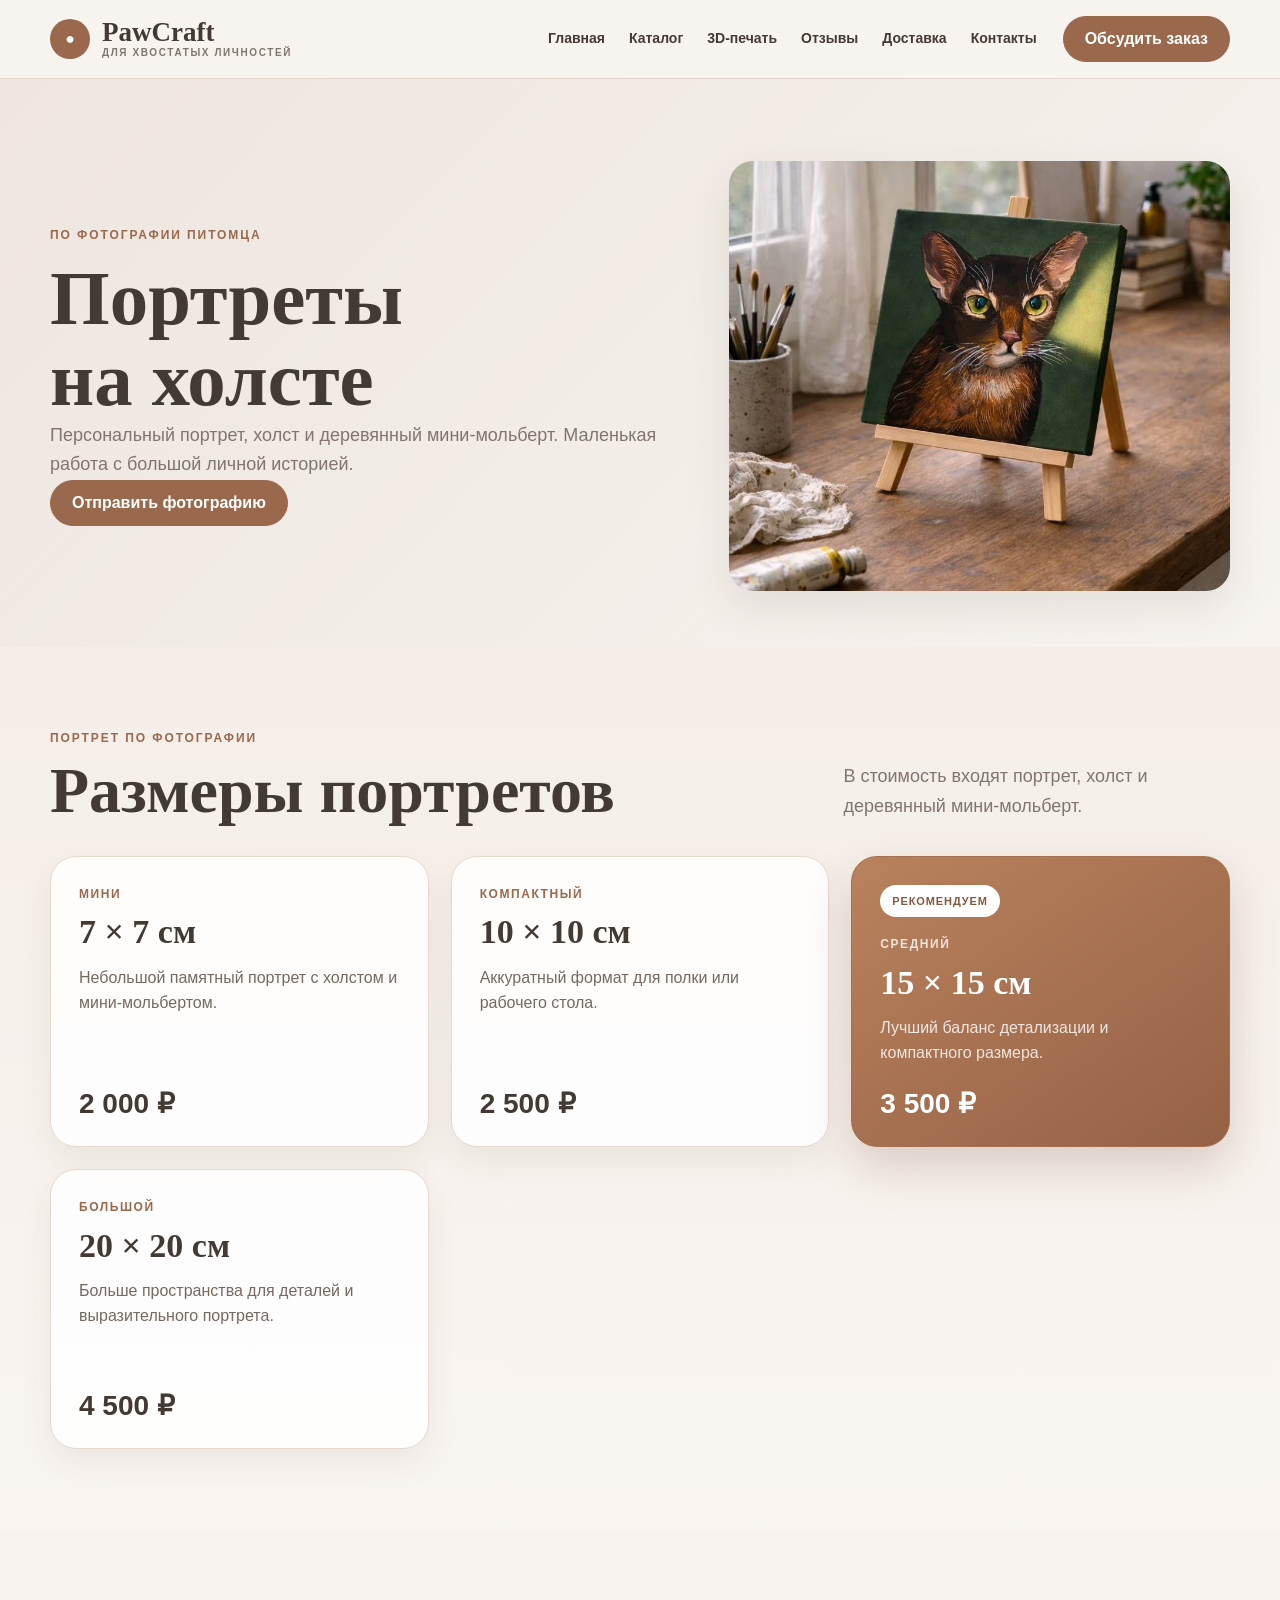
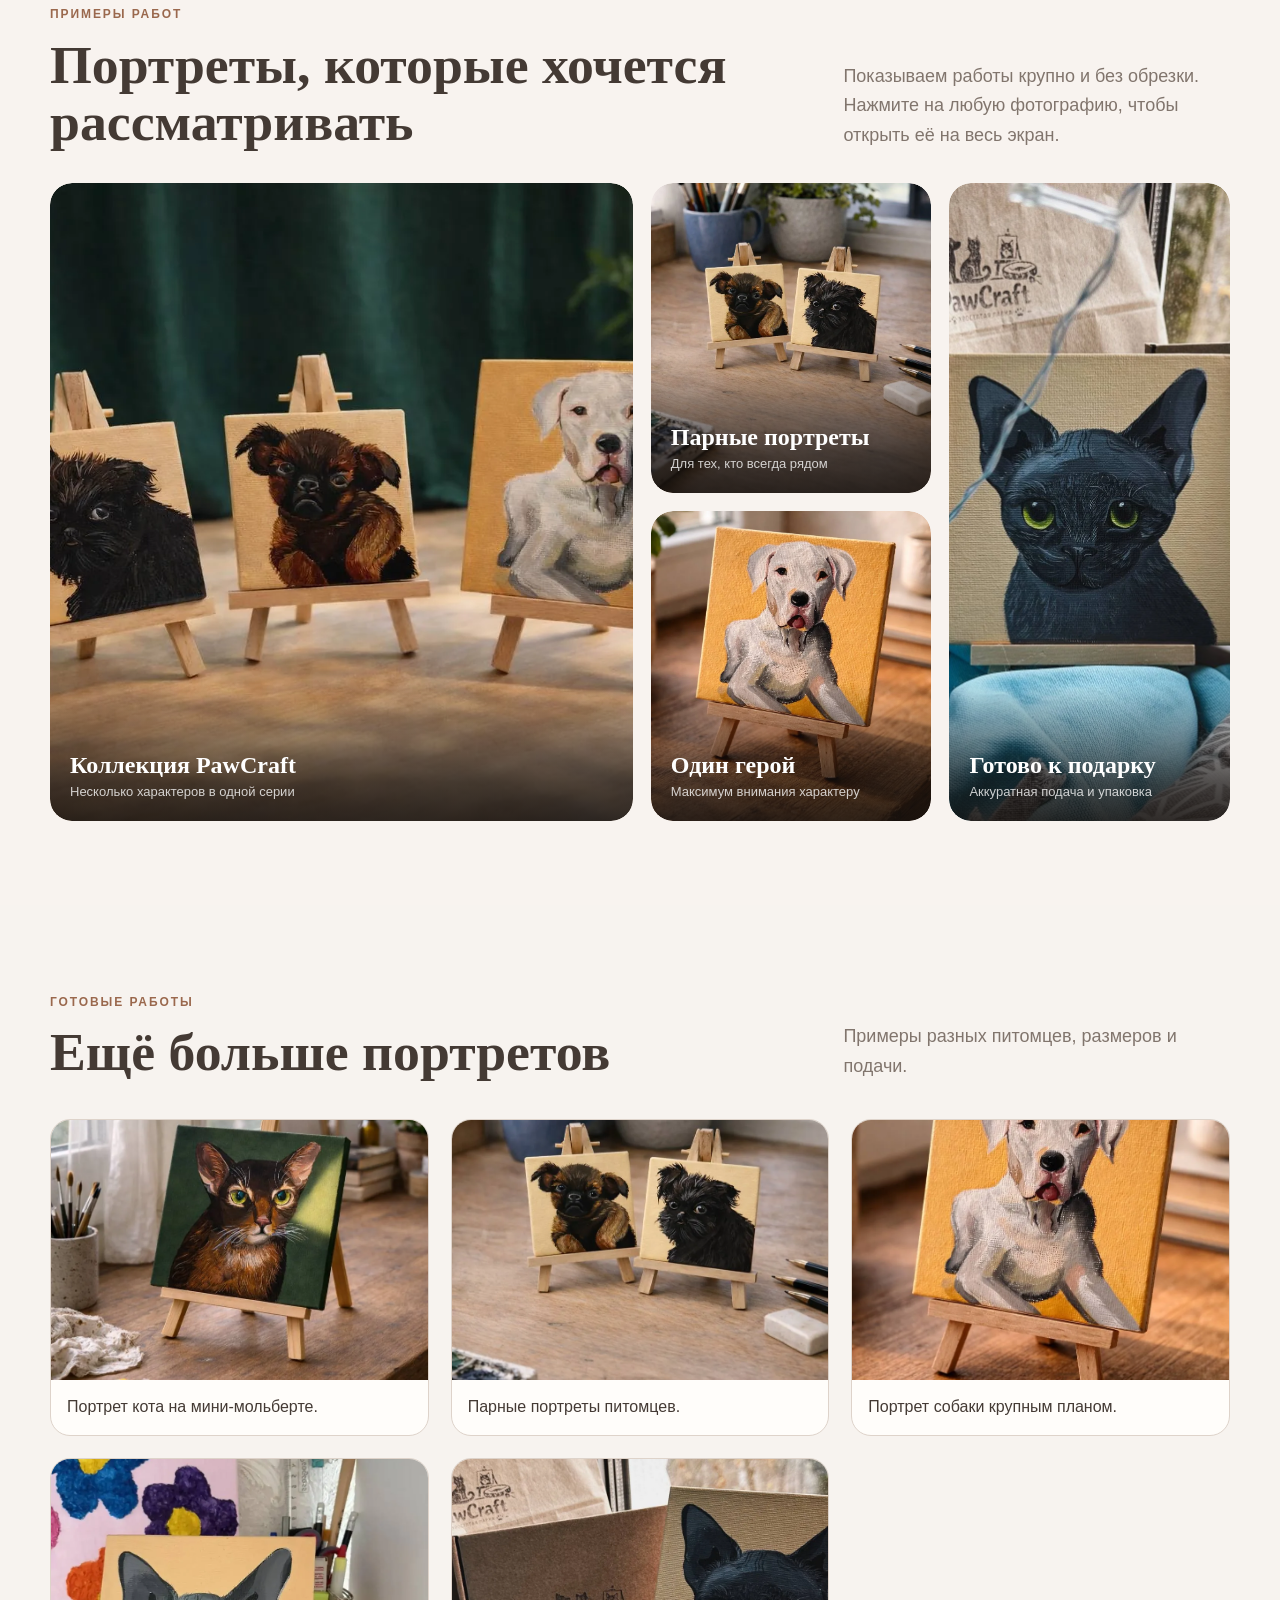
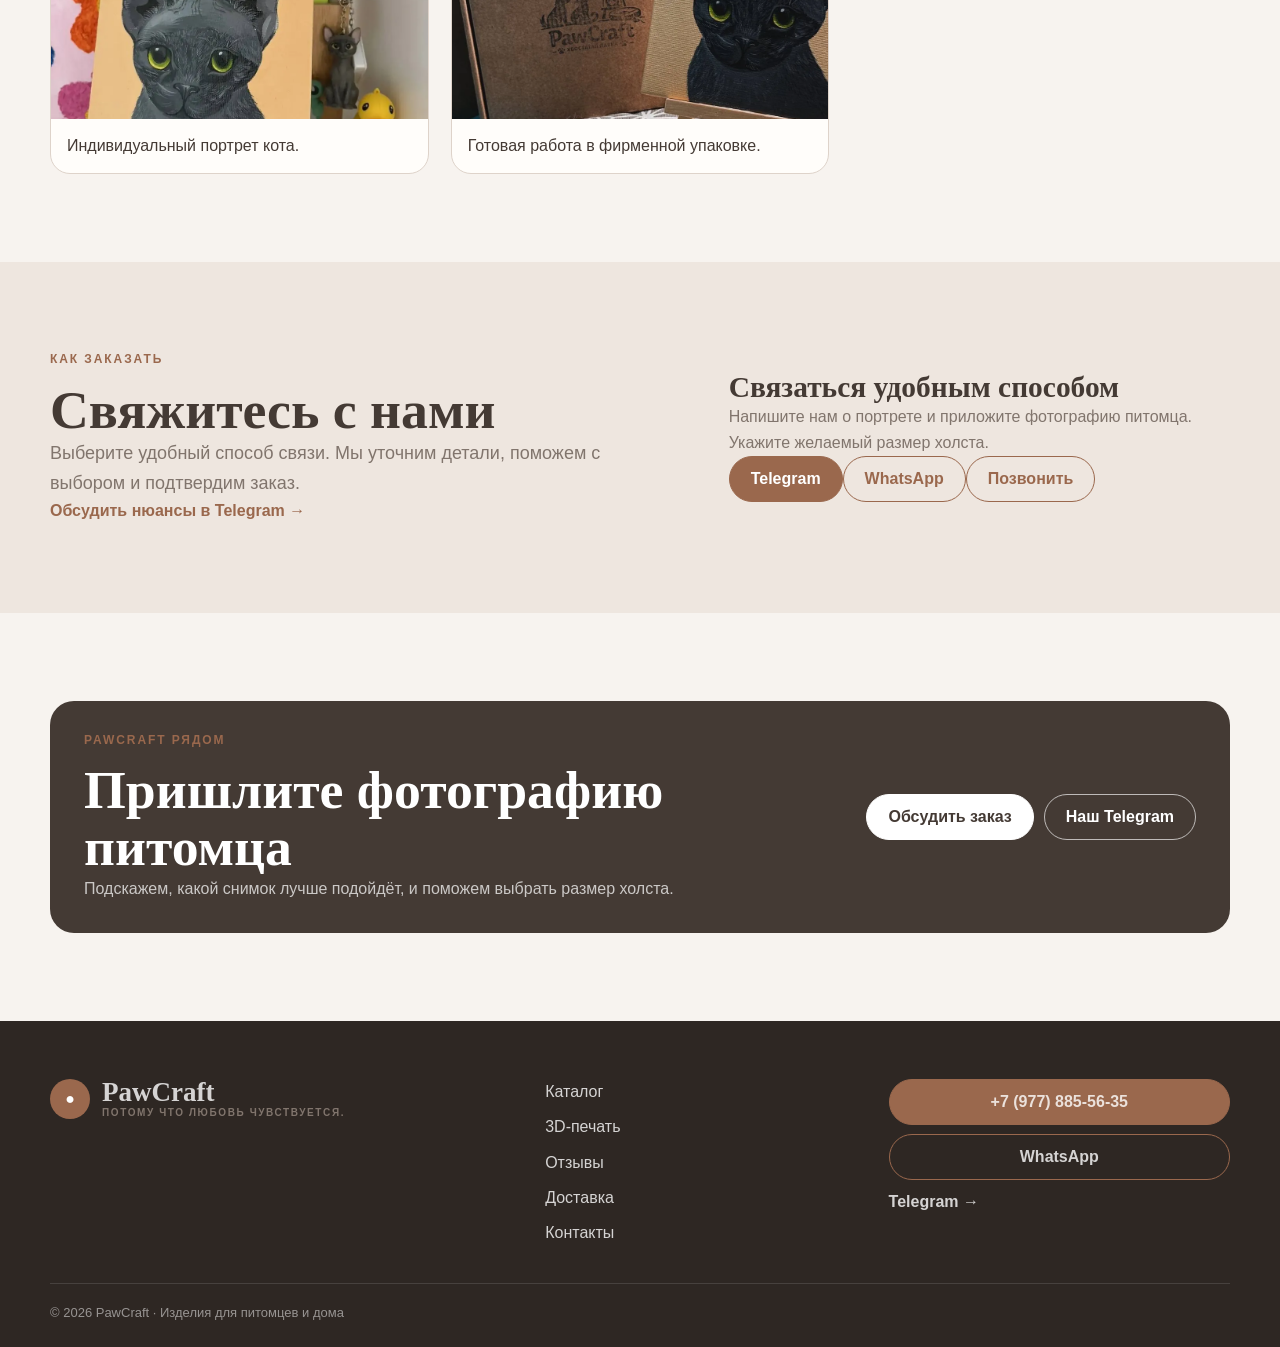
<file: portraits.html>
<!DOCTYPE html>

<html lang="ru"><head><meta charset="utf-8"/><meta content="width=device-width,initial-scale=1" name="viewport"/><title>Портреты питомцев по фотографии · PawCraft</title><meta content="Портреты кошек и собак по фотографии на холсте с деревянным мини-мольбертом. Памятный подарок от PawCraft." name="description"/><meta content="Портреты питомцев по фотографии · PawCraft" property="og:title"/><meta content="Портреты кошек и собак по фотографии на холсте с деревянным мини-мольбертом. Памятный подарок от PawCraft." property="og:description"/><meta content="https://pawcraft.ru/assets/portrait-main.webp" property="og:image"/><link href="style.css?v=portrait-video-reviews-final" rel="stylesheet"/><script defer="" src="script.js?v=portrait-video-reviews-final"></script><link href="favicon.svg" rel="icon" type="image/svg+xml"/><meta content="#f7f3ee" name="theme-color"/><meta content="light" name="color-scheme"/><meta content="website" property="og:type"/><meta content="https://pawcraft.ru/portraits.html" property="og:url"/><meta content="PawCraft" property="og:site_name"/><meta content="summary_large_image" name="twitter:card"/><meta content="Портреты питомцев по фотографии · PawCraft" name="twitter:title"/><meta content="Портреты кошек и собак по фотографии на холсте с деревянным мини-мольбертом. Памятный подарок от PawCraft." name="twitter:description"/><meta content="https://pawcraft.ru/assets/portrait-main.webp" name="twitter:image"/><link href="https://pawcraft.ru/portraits.html" rel="canonical"/></head><body><div class="progress"></div><header class="site-header"><div class="container nav"><a class="brand" href="/"><span class="paw">●</span><span>PawCraft<small>для хвостатых личностей</small></span></a><nav class="nav-links"><a class="" href="/">Главная</a><a class="" href="catalog.html">Каталог</a><a class="" href="3d.html">3D-печать</a><a class="" href="reviews.html">Отзывы</a><a class="" href="delivery.html">Доставка</a><a class="" href="contacts.html">Контакты</a></nav><div class="nav-actions"><a class="btn btn-ghost" href="https://t.me/PawCraft_store" rel="noopener noreferrer" target="_blank">Наш Telegram</a><a class="btn" href="https://t.me/pawcraftadmin" rel="noopener noreferrer" target="_blank">Обсудить заказ</a><button aria-controls="mobile-navigation" aria-expanded="false" aria-label="Открыть меню" class="menu-btn" type="button">☰</button></div></div><div aria-label="Мобильная навигация" class="mobile-menu" id="mobile-navigation"><a href="/">Главная</a><a href="catalog.html">Каталог</a><a href="3d.html">3D-печать</a><a href="reviews.html">Отзывы</a><a href="delivery.html">Доставка</a><a href="contacts.html">Контакты</a><a href="https://t.me/PawCraft_store" rel="noopener noreferrer" target="_blank">Наш Telegram</a><a href="https://t.me/pawcraftadmin" rel="noopener noreferrer" target="_blank">Обсудить заказ</a></div></header><main><section class="product-hero"><div class="container split unified-media-layout"><div><span class="eyebrow">По фотографии питомца</span><h1>Портреты<br/>на холсте</h1><p class="lead-sm">Персональный портрет, холст и деревянный мини-мольберт. Маленькая работа с большой личной историей.</p><a class="btn" href="https://t.me/pawcraftadmin" rel="noopener noreferrer" target="_blank">Отправить фотографию</a></div><img alt="Портрет питомца на холсте" aria-label="Открыть фотографию крупно" class="rounded" data-lightbox-image="assets/portrait-main.webp" decoding="async" height="1280" role="button" src="assets/portrait-main.webp" tabindex="0" width="853"/></div></section><section class="section section-soft sizes-section"><div class="container"><div class="section-head sizes-head"><div><span class="eyebrow">Портрет по фотографии</span><h2>Размеры портретов</h2></div><p>В стоимость входят портрет, холст и деревянный мини-мольберт.</p></div><div class="size-cards"><article class="size-card"><span class="size-card__label">Мини</span><h3>7 × 7 см</h3><p>Небольшой памятный портрет с холстом и мини-мольбертом.</p><strong>2 000 ₽</strong></article><article class="size-card"><span class="size-card__label">Компактный</span><h3>10 × 10 см</h3><p>Аккуратный формат для полки или рабочего стола.</p><strong>2 500 ₽</strong></article><article class="size-card is-popular"><span class="size-card__badge">Рекомендуем</span><span class="size-card__label">Средний</span><h3>15 × 15 см</h3><p>Лучший баланс детализации и компактного размера.</p><strong>3 500 ₽</strong></article><article class="size-card"><span class="size-card__label">Большой</span><h3>20 × 20 см</h3><p>Больше пространства для деталей и выразительного портрета.</p><strong>4 500 ₽</strong></article></div></div></section><section class="section portrait-showcase-section"><div class="container">
<div class="section-head portrait-showcase-head">
<div><span class="eyebrow">Примеры работ</span><h2>Портреты, которые хочется рассматривать</h2></div>
<p>Показываем работы крупно и без обрезки. Нажмите на любую фотографию, чтобы открыть её на весь экран.</p>
</div>
<div class="portrait-showcase-grid">
<figure class="portrait-showcase-card portrait-showcase-card--lead">
<button aria-label="Открыть коллекцию портретов" data-lightbox-image="assets/portrait-group.webp" type="button"><img alt="Коллекция портретов питомцев" decoding="async" loading="lazy" src="assets/portrait-group.webp"/></button>
<figcaption><strong>Коллекция PawCraft</strong><span>Несколько характеров в одной серии</span></figcaption>
</figure>
<figure class="portrait-showcase-card">
<button aria-label="Открыть парные портреты" data-lightbox-image="assets/portrait-pair.webp" type="button"><img alt="Парные портреты питомцев" decoding="async" loading="lazy" src="assets/portrait-pair.webp"/></button>
<figcaption><strong>Парные портреты</strong><span>Для тех, кто всегда рядом</span></figcaption>
</figure>
<figure class="portrait-showcase-card">
<button aria-label="Открыть портрет собаки" data-lightbox-image="assets/portrait-dog.webp" type="button"><img alt="Портрет собаки на мини-мольберте" decoding="async" loading="lazy" src="assets/portrait-dog.webp"/></button>
<figcaption><strong>Один герой</strong><span>Максимум внимания характеру</span></figcaption>
</figure>
<figure class="portrait-showcase-card">
<button aria-label="Открыть портрет в упаковке" data-lightbox-image="assets/portrait-box.webp" type="button"><img alt="Портрет питомца в упаковке" decoding="async" loading="lazy" src="assets/portrait-box.webp"/></button>
<figcaption><strong>Готово к подарку</strong><span>Аккуратная подача и упаковка</span></figcaption>
</figure>
</div></div></section><section class="section"><div class="container"><div class="section-head"><div><span class="eyebrow">Готовые работы</span><h2>Ещё больше портретов</h2></div><p>Примеры разных питомцев, размеров и подачи.</p></div><div class="archive-gallery unified-media-layout"><figure><img alt="Портрет PawCraft" aria-label="Открыть фотографию крупно" data-lightbox-image="assets/archive/img_3523.webp" decoding="async" height="1280" loading="lazy" role="button" src="assets/archive/img_3523.webp" tabindex="0" width="853"/><figcaption>Портрет кота на мини-мольберте.</figcaption></figure><figure><img alt="Портрет PawCraft" aria-label="Открыть фотографию крупно" data-lightbox-image="assets/archive/img_3524.webp" decoding="async" height="1280" loading="lazy" role="button" src="assets/archive/img_3524.webp" tabindex="0" width="853"/><figcaption>Парные портреты питомцев.</figcaption></figure><figure><img alt="Портрет PawCraft" aria-label="Открыть фотографию крупно" data-lightbox-image="assets/archive/img_3527.webp" decoding="async" height="1280" loading="lazy" role="button" src="assets/archive/img_3527.webp" tabindex="0" width="853"/><figcaption>Портрет собаки крупным планом.</figcaption></figure><figure><img alt="Портрет PawCraft" aria-label="Открыть фотографию крупно" data-lightbox-image="assets/archive/img_3592.webp" decoding="async" height="1280" loading="lazy" role="button" src="assets/archive/img_3592.webp" tabindex="0" width="959"/><figcaption>Индивидуальный портрет кота.</figcaption></figure><figure><img alt="Портрет PawCraft" aria-label="Открыть фотографию крупно" data-lightbox-image="assets/archive/img_3603.webp" decoding="async" height="1280" loading="lazy" role="button" src="assets/archive/img_3603.webp" tabindex="0" width="960"/><figcaption>Готовая работа в фирменной упаковке.</figcaption></figure></div></div></section><section class="section section-soft"><div class="container split"><div><span class="eyebrow">Как заказать</span><h2>Свяжитесь с нами</h2><p class="lead-sm">Выберите удобный способ связи. Мы уточним детали, поможем с выбором и подтвердим заказ.</p><a class="text-link" href="https://t.me/pawcraftadmin" rel="noopener noreferrer" target="_blank">Обсудить нюансы в Telegram →</a></div><div class="contact-choice"><h3>Связаться удобным способом</h3><p>Напишите нам о портрете и приложите фотографию питомца. Укажите желаемый размер холста.</p><div class="contact-choice__buttons"><a class="btn" href="https://t.me/pawcraftadmin" rel="noopener noreferrer" target="_blank">Telegram</a><a class="btn btn-ghost" href="https://wa.me/79778855635" rel="noopener noreferrer" target="_blank">WhatsApp</a><a class="btn btn-ghost" href="tel:+79778855635">Позвонить</a></div></div></div></section><section class="section"><div class="container"><div class="cta"><div><span class="eyebrow">PawCraft рядом</span><h2>Пришлите фотографию питомца</h2><p>Подскажем, какой снимок лучше подойдёт, и поможем выбрать размер холста.</p></div><div class="cta-actions"><a class="btn btn-light" href="https://t.me/pawcraftadmin" rel="noopener noreferrer" target="_blank">Обсудить заказ</a><a class="btn btn-outline-light" href="https://t.me/PawCraft_store" rel="noopener noreferrer" target="_blank">Наш Telegram</a></div></div></div></section></main><footer class="footer"><div class="container footer-grid"><div><a class="brand footer-brand" href="/"><span class="paw">●</span><span>PawCraft<small>Потому что любовь чувствуется.</small></span></a></div><div class="footer-links"><a href="catalog.html">Каталог</a><a href="3d.html">3D-печать</a><a href="reviews.html">Отзывы</a><a href="delivery.html">Доставка</a><a href="contacts.html">Контакты</a></div><div class="footer-actions"><a class="btn" href="tel:+79778855635">+7 (977) 885-56-35</a><a class="btn btn-ghost" href="https://wa.me/79778855635" rel="noopener noreferrer" target="_blank">WhatsApp</a><a class="text-link" href="https://t.me/pawcraftadmin" rel="noopener noreferrer" target="_blank">Telegram →</a></div></div><div class="container copyright">© 2026 PawCraft · Изделия для питомцев и дома</div></footer></body></html>
</file>
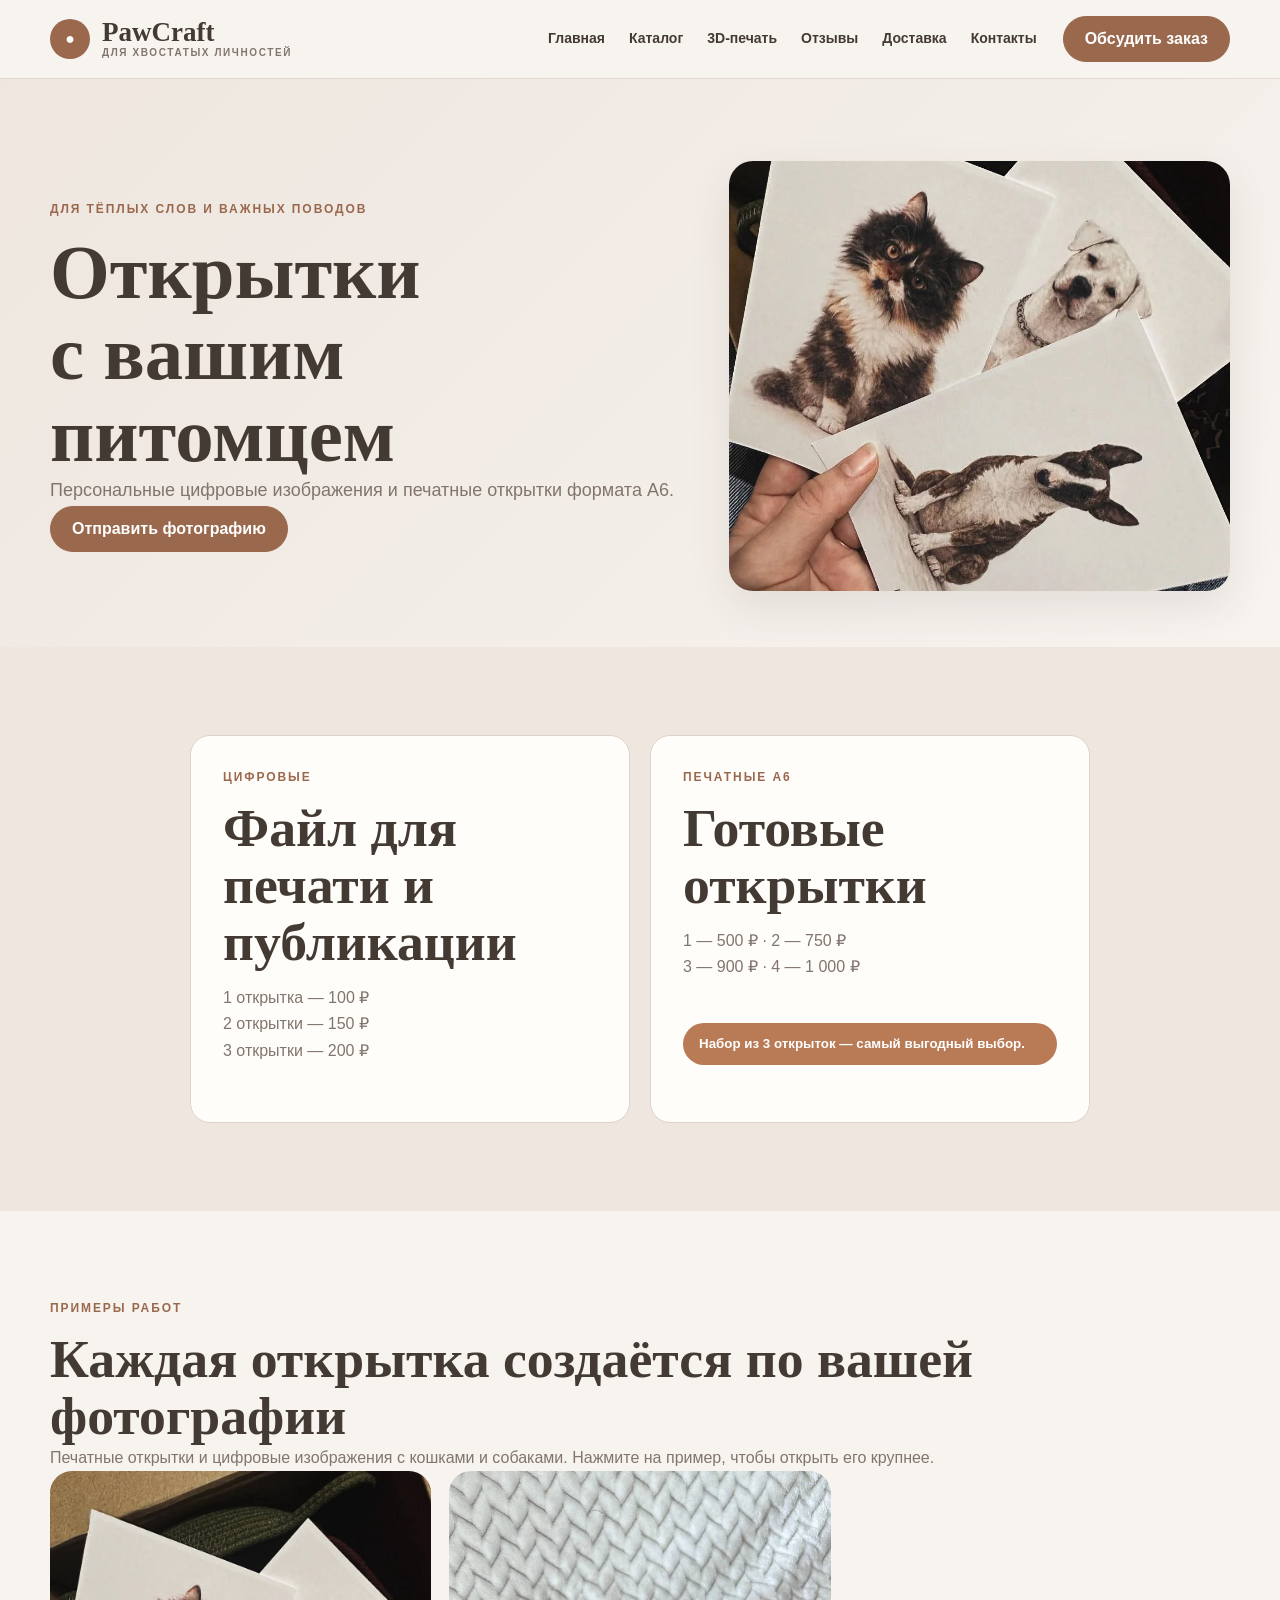
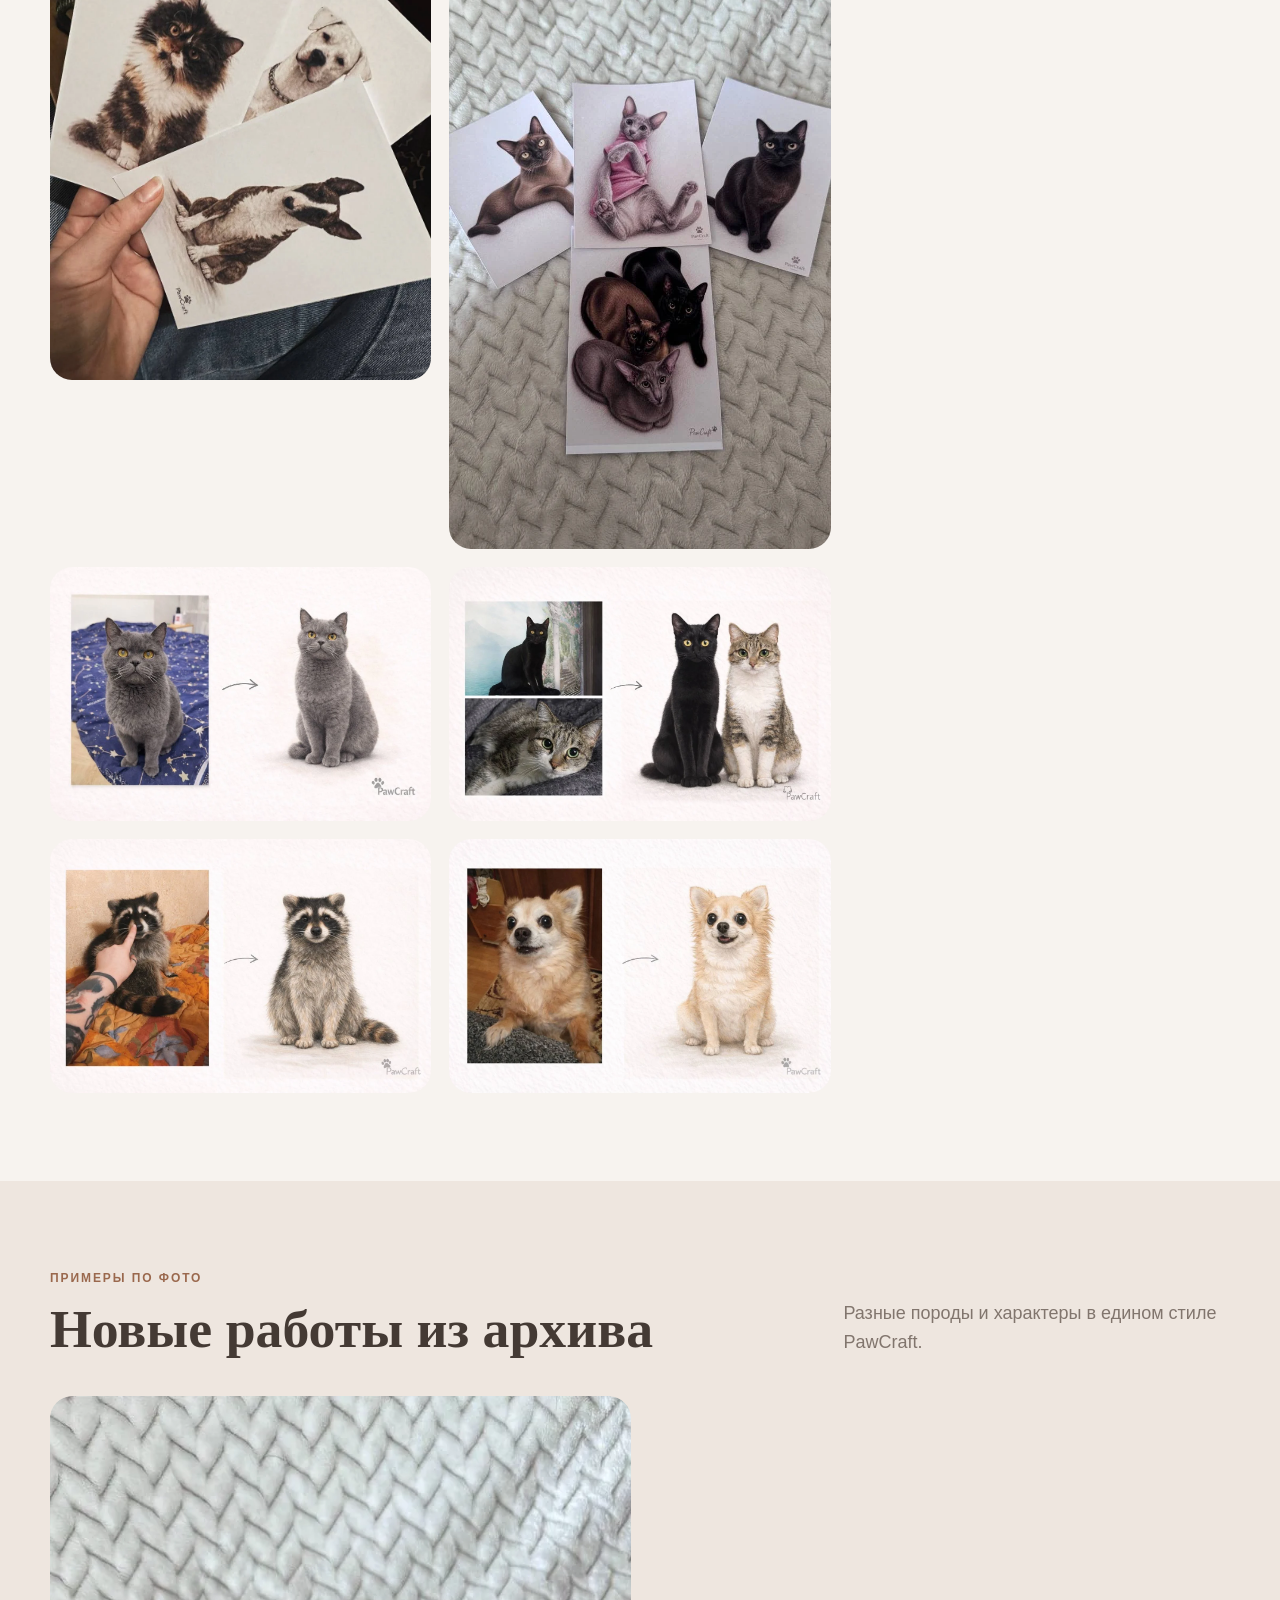
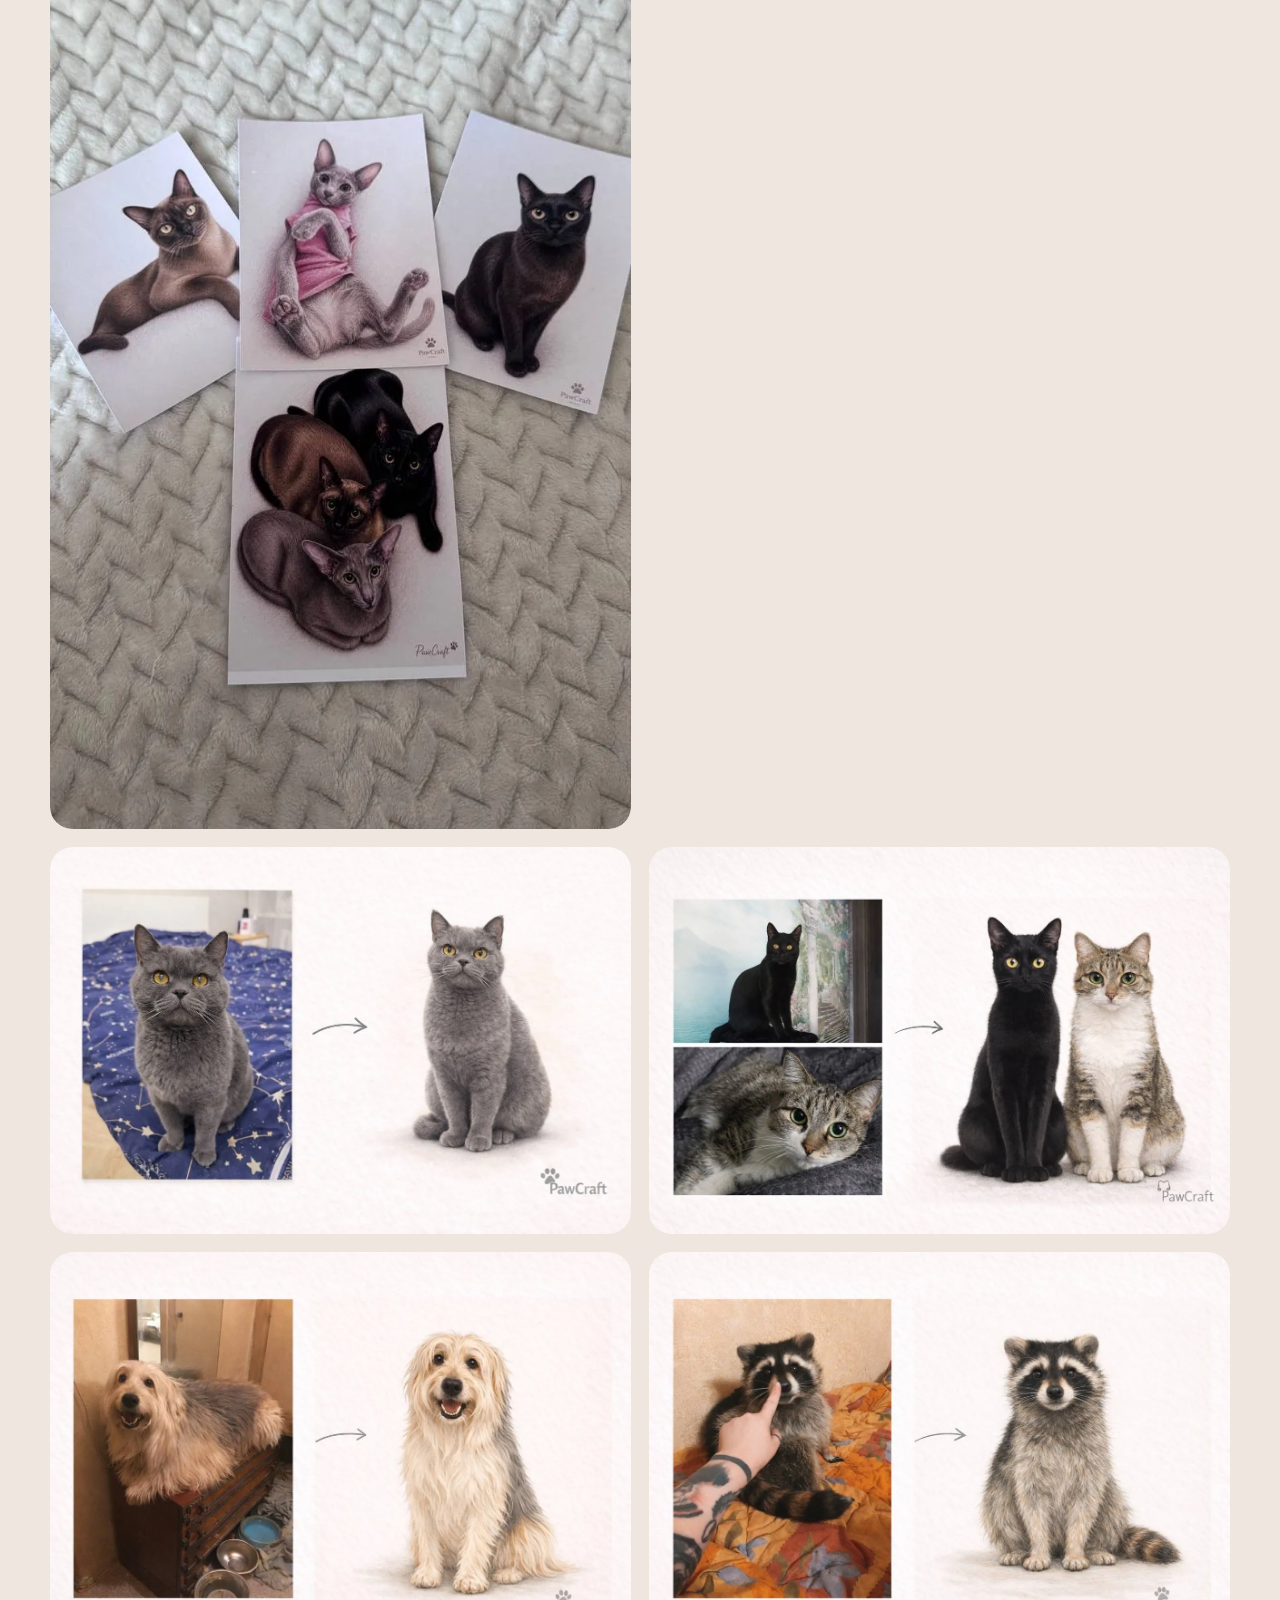
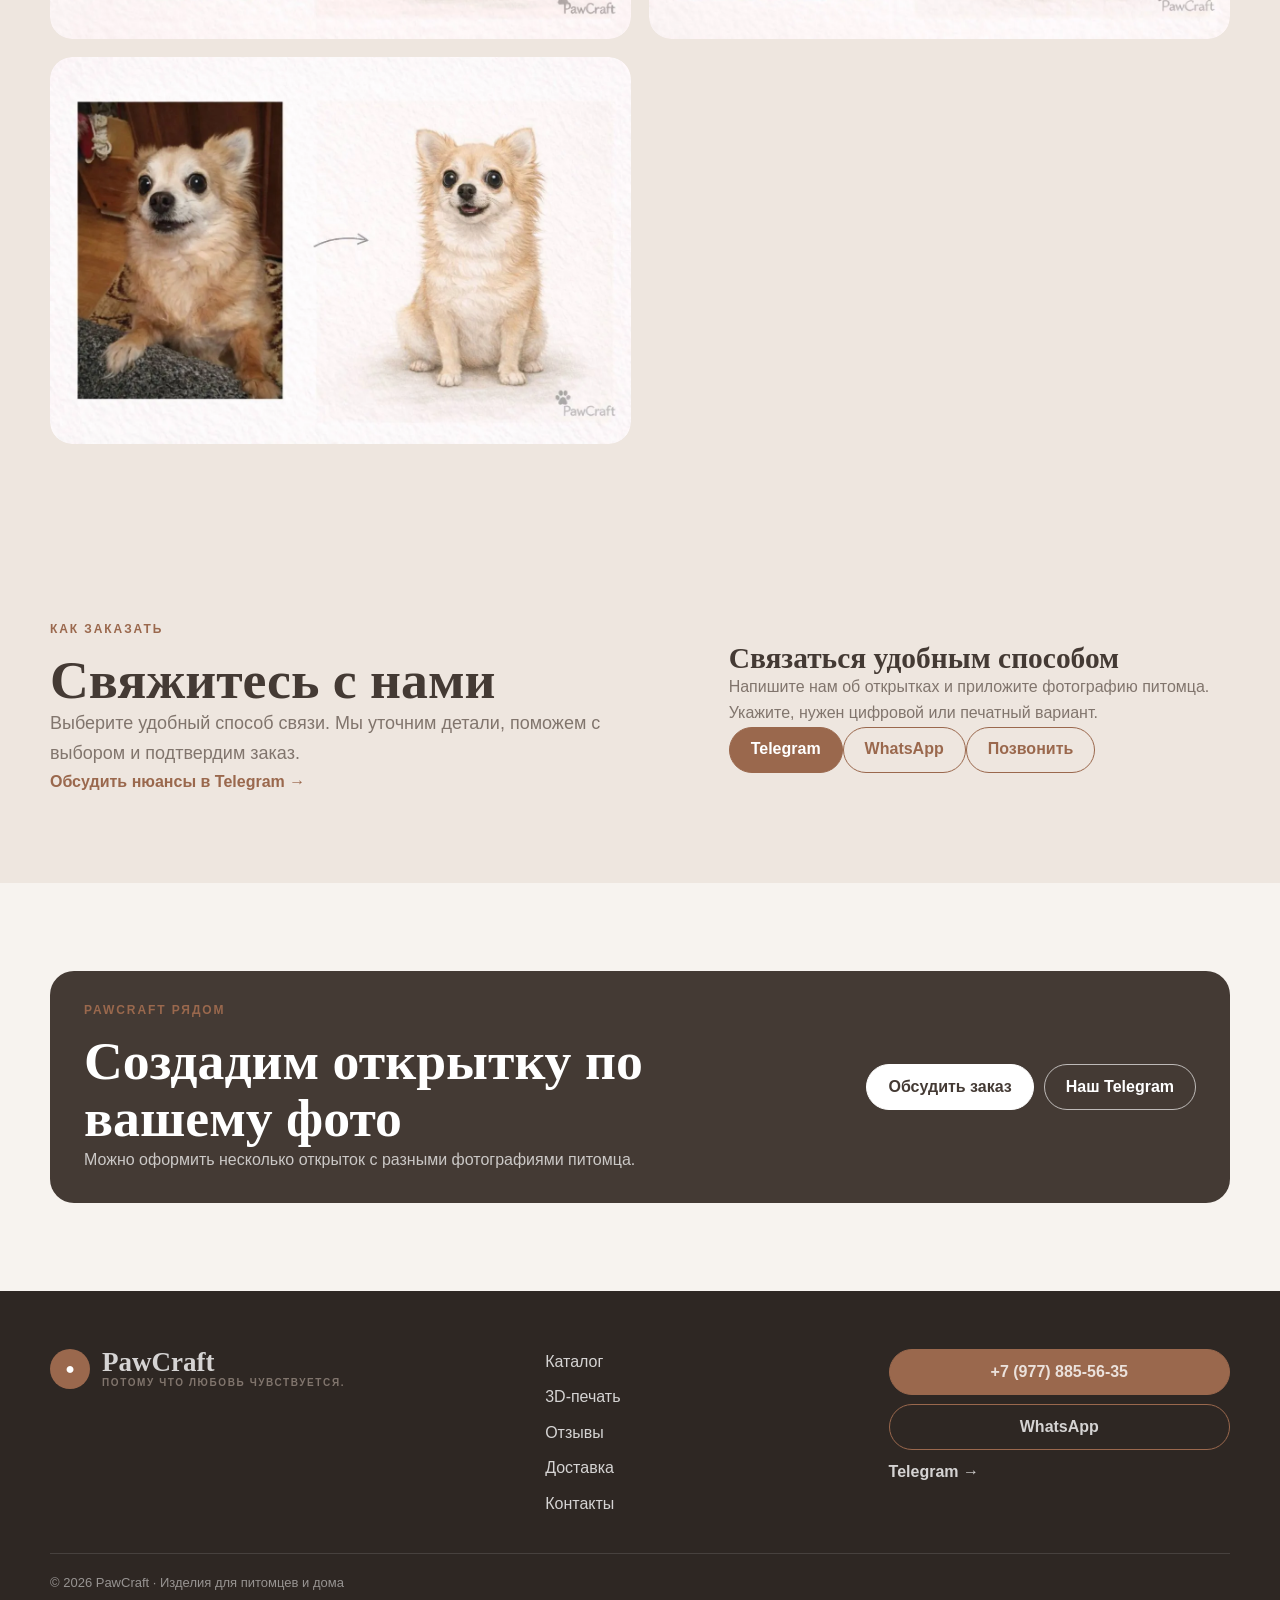
<file: postcards.html>
<!DOCTYPE html>

<html lang="ru"><head><meta charset="utf-8"/><meta content="width=device-width,initial-scale=1" name="viewport"/><title>Открытки с питомцами · PawCraft</title><meta content="Авторские открытки PawCraft с кошками и собаками. Готовые сюжеты и персональные варианты по фотографии." name="description"/><meta content="Открытки с питомцами · PawCraft" property="og:title"/><meta content="Авторские открытки PawCraft с кошками и собаками. Готовые сюжеты и персональные варианты по фотографии." property="og:description"/><meta content="https://pawcraft.ru/assets/postcards.webp" property="og:image"/><link href="style.css?v=portrait-video-reviews-final" rel="stylesheet"/><script defer="" src="script.js?v=portrait-video-reviews-final"></script><link href="favicon.svg" rel="icon" type="image/svg+xml"/><meta content="#f7f3ee" name="theme-color"/><meta content="light" name="color-scheme"/><meta content="website" property="og:type"/><meta content="https://pawcraft.ru/postcards.html" property="og:url"/><meta content="PawCraft" property="og:site_name"/><meta content="summary_large_image" name="twitter:card"/><meta content="Открытки с питомцами · PawCraft" name="twitter:title"/><meta content="Авторские открытки PawCraft с кошками и собаками. Готовые сюжеты и персональные варианты по фотографии." name="twitter:description"/><meta content="https://pawcraft.ru/assets/postcards.webp" name="twitter:image"/><link href="https://pawcraft.ru/postcards.html" rel="canonical"/></head><body class="page-postcards"><div class="progress"></div><header class="site-header"><div class="container nav"><a class="brand" href="/"><span class="paw">●</span><span>PawCraft<small>для хвостатых личностей</small></span></a><nav class="nav-links"><a class="" href="/">Главная</a><a class="" href="catalog.html">Каталог</a><a class="" href="3d.html">3D-печать</a><a class="" href="reviews.html">Отзывы</a><a class="" href="delivery.html">Доставка</a><a class="" href="contacts.html">Контакты</a></nav><div class="nav-actions"><a class="btn btn-ghost" href="https://t.me/PawCraft_store" rel="noopener noreferrer" target="_blank">Наш Telegram</a><a class="btn" href="https://t.me/pawcraftadmin" rel="noopener noreferrer" target="_blank">Обсудить заказ</a><button aria-controls="mobile-navigation" aria-expanded="false" aria-label="Открыть меню" class="menu-btn" type="button">☰</button></div></div><div aria-label="Мобильная навигация" class="mobile-menu" id="mobile-navigation"><a href="/">Главная</a><a href="catalog.html">Каталог</a><a href="3d.html">3D-печать</a><a href="reviews.html">Отзывы</a><a href="delivery.html">Доставка</a><a href="contacts.html">Контакты</a><a href="https://t.me/PawCraft_store" rel="noopener noreferrer" target="_blank">Наш Telegram</a><a href="https://t.me/pawcraftadmin" rel="noopener noreferrer" target="_blank">Обсудить заказ</a></div></header><main><section class="product-hero"><div class="container split unified-media-layout"><div><span class="eyebrow">Для тёплых слов и важных поводов</span><h1>Открытки<br/>с вашим питомцем</h1><p class="lead-sm">Персональные цифровые изображения и печатные открытки формата A6.</p><a class="btn" href="https://t.me/pawcraftadmin" rel="noopener noreferrer" target="_blank">Отправить фотографию</a></div><img alt="Открытки PawCraft" aria-label="Открыть фотографию крупно" class="rounded" data-lightbox-image="assets/postcards.webp" decoding="async" height="1280" role="button" src="assets/postcards.webp" tabindex="0" width="960"/></div></section><section class="section section-soft"><div class="container two-price"><article><span class="eyebrow">Цифровые</span><h2>Файл для печати и публикации</h2><p>1 открытка — 100 ₽<br/>2 открытки — 150 ₽<br/>3 открытки — 200 ₽</p></article><article class="featured"><span class="eyebrow">Печатные A6</span><h2>Готовые открытки</h2><p>1 — 500 ₽ · 2 — 750 ₽<br/>3 — 900 ₽ · 4 — 1 000 ₽</p><small class="featured-note highlight-note">Набор из 3 открыток — самый выгодный выбор.</small></article></div></section><section class="section"><div class="container"><div class="section-heading"><span class="eyebrow">Примеры работ</span><h2>Каждая открытка создаётся по вашей фотографии</h2><p>Печатные открытки и цифровые изображения с кошками и собаками. Нажмите на пример, чтобы открыть его крупнее.</p></div><div class="postcards-gallery unified-media-layout">
<img alt="Печатные открытки с питомцами" aria-label="Открыть фотографию крупно" data-lightbox-image="assets/postcard-example-1.webp" decoding="async" height="1280" loading="lazy" role="button" src="assets/postcard-example-1.webp" tabindex="0" width="960"/>
<img alt="Открытки с кошками" aria-label="Открыть фотографию крупно" data-lightbox-image="assets/postcard-example-2.webp" decoding="async" height="1280" loading="lazy" role="button" src="assets/postcard-example-2.webp" tabindex="0" width="720"/>
<img alt="Пример открытки с чёрным котом и собакой" aria-label="Открыть фотографию крупно" data-lightbox-image="assets/postcard-example-3.webp" decoding="async" height="853" loading="lazy" role="button" src="assets/postcard-example-3.webp" tabindex="0" width="1280"/>
<img alt="Пример открытки с серой кошкой" aria-label="Открыть фотографию крупно" data-lightbox-image="assets/postcard-example-4.webp" decoding="async" height="853" loading="lazy" role="button" src="assets/postcard-example-4.webp" tabindex="0" width="1280"/>
<img alt="Пример открытки с несколькими кошками" aria-label="Открыть фотографию крупно" data-lightbox-image="assets/postcard-example-5.webp" decoding="async" height="853" loading="lazy" role="button" src="assets/postcard-example-5.webp" tabindex="0" width="1280"/>
<img alt="Пример открытки с собакой" aria-label="Открыть фотографию крупно" data-lightbox-image="assets/postcard-example-6.webp" decoding="async" height="853" loading="lazy" role="button" src="assets/postcard-example-6.webp" tabindex="0" width="1280"/>
<img alt="Пример открытки с енотом" aria-label="Открыть фотографию крупно" data-lightbox-image="assets/postcard-example-7.webp" decoding="async" height="853" loading="lazy" role="button" src="assets/postcard-example-7.webp" tabindex="0" width="1280"/>
<img alt="Пример открытки с маленькой собакой" aria-label="Открыть фотографию крупно" data-lightbox-image="assets/postcard-example-8.webp" decoding="async" height="853" loading="lazy" role="button" src="assets/postcard-example-8.webp" tabindex="0" width="1280"/>
</div></div></section><section class="section section-soft"><div class="container"><div class="section-head"><div><span class="eyebrow">Примеры по фото</span><h2>Новые работы из архива</h2></div><p>Разные породы и характеры в едином стиле PawCraft.</p></div><div class="archive-gallery unified-media-layout"><figure class="postcard-archive-item"><img alt="Открытка PawCraft" aria-label="Открыть фотографию крупно" class="postcard-archive-image" data-lightbox-image="assets/archive/img_3554.webp" decoding="async" height="1280" loading="lazy" role="button" src="assets/archive/img_3554.webp" tabindex="0" width="720"/><figcaption>Открытки по фотографиям котиков.</figcaption></figure><figure class="postcard-archive-item"><img alt="Открытка PawCraft" aria-label="Открыть фотографию крупно" class="postcard-archive-image" data-lightbox-image="assets/archive/img_3624.webp" decoding="async" height="853" loading="lazy" role="button" src="assets/archive/img_3624.webp" tabindex="0" width="1280"/><figcaption>До и после: два питомца.</figcaption></figure><figure class="postcard-archive-item"><img alt="Открытка PawCraft" aria-label="Открыть фотографию крупно" class="postcard-archive-image" data-lightbox-image="assets/archive/img_3625.webp" decoding="async" height="853" loading="lazy" role="button" src="assets/archive/img_3625.webp" tabindex="0" width="1280"/><figcaption>Портрет серого кота по фото.</figcaption></figure><figure class="postcard-archive-item"><img alt="Открытка PawCraft" aria-label="Открыть фотографию крупно" class="postcard-archive-image" data-lightbox-image="assets/archive/img_3626.webp" decoding="async" height="853" loading="lazy" role="button" src="assets/archive/img_3626.webp" tabindex="0" width="1280"/><figcaption>Парная открытка с котиками.</figcaption></figure><figure class="postcard-archive-item"><img alt="Открытка PawCraft" aria-label="Открыть фотографию крупно" class="postcard-archive-image" data-lightbox-image="assets/archive/img_3627.webp" decoding="async" height="853" loading="lazy" role="button" src="assets/archive/img_3627.webp" tabindex="0" width="1280"/><figcaption>Портрет собаки по фотографии.</figcaption></figure><figure class="postcard-archive-item"><img alt="Открытка PawCraft" aria-label="Открыть фотографию крупно" class="postcard-archive-image" data-lightbox-image="assets/archive/img_3628.webp" decoding="async" height="853" loading="lazy" role="button" src="assets/archive/img_3628.webp" tabindex="0" width="1280"/><figcaption>Необычный питомец в формате открытки.</figcaption></figure><figure class="postcard-archive-item"><img alt="Открытка PawCraft" aria-label="Открыть фотографию крупно" class="postcard-archive-image" data-lightbox-image="assets/archive/img_3629.webp" decoding="async" height="853" loading="lazy" role="button" src="assets/archive/img_3629.webp" tabindex="0" width="1280"/><figcaption>Портрет маленькой собаки.</figcaption></figure></div></div></section><section class="section section-soft"><div class="container split"><div><span class="eyebrow">Как заказать</span><h2>Свяжитесь с нами</h2><p class="lead-sm">Выберите удобный способ связи. Мы уточним детали, поможем с выбором и подтвердим заказ.</p><a class="text-link" href="https://t.me/pawcraftadmin" rel="noopener noreferrer" target="_blank">Обсудить нюансы в Telegram →</a></div><div class="contact-choice"><h3>Связаться удобным способом</h3><p>Напишите нам об открытках и приложите фотографию питомца. Укажите, нужен цифровой или печатный вариант.</p><div class="contact-choice__buttons"><a class="btn" href="https://t.me/pawcraftadmin" rel="noopener noreferrer" target="_blank">Telegram</a><a class="btn btn-ghost" href="https://wa.me/79778855635" rel="noopener noreferrer" target="_blank">WhatsApp</a><a class="btn btn-ghost" href="tel:+79778855635">Позвонить</a></div></div></div></section><section class="section"><div class="container"><div class="cta"><div><span class="eyebrow">PawCraft рядом</span><h2>Создадим открытку по вашему фото</h2><p>Можно оформить несколько открыток с разными фотографиями питомца.</p></div><div class="cta-actions"><a class="btn btn-light" href="https://t.me/pawcraftadmin" rel="noopener noreferrer" target="_blank">Обсудить заказ</a><a class="btn btn-outline-light" href="https://t.me/PawCraft_store" rel="noopener noreferrer" target="_blank">Наш Telegram</a></div></div></div></section></main><footer class="footer"><div class="container footer-grid"><div><a class="brand footer-brand" href="/"><span class="paw">●</span><span>PawCraft<small>Потому что любовь чувствуется.</small></span></a></div><div class="footer-links"><a href="catalog.html">Каталог</a><a href="3d.html">3D-печать</a><a href="reviews.html">Отзывы</a><a href="delivery.html">Доставка</a><a href="contacts.html">Контакты</a></div><div class="footer-actions"><a class="btn" href="tel:+79778855635">+7 (977) 885-56-35</a><a class="btn btn-ghost" href="https://wa.me/79778855635" rel="noopener noreferrer" target="_blank">WhatsApp</a><a class="text-link" href="https://t.me/pawcraftadmin" rel="noopener noreferrer" target="_blank">Telegram →</a></div></div><div class="container copyright">© 2026 PawCraft · Изделия для питомцев и дома</div></footer></body></html>
</file>
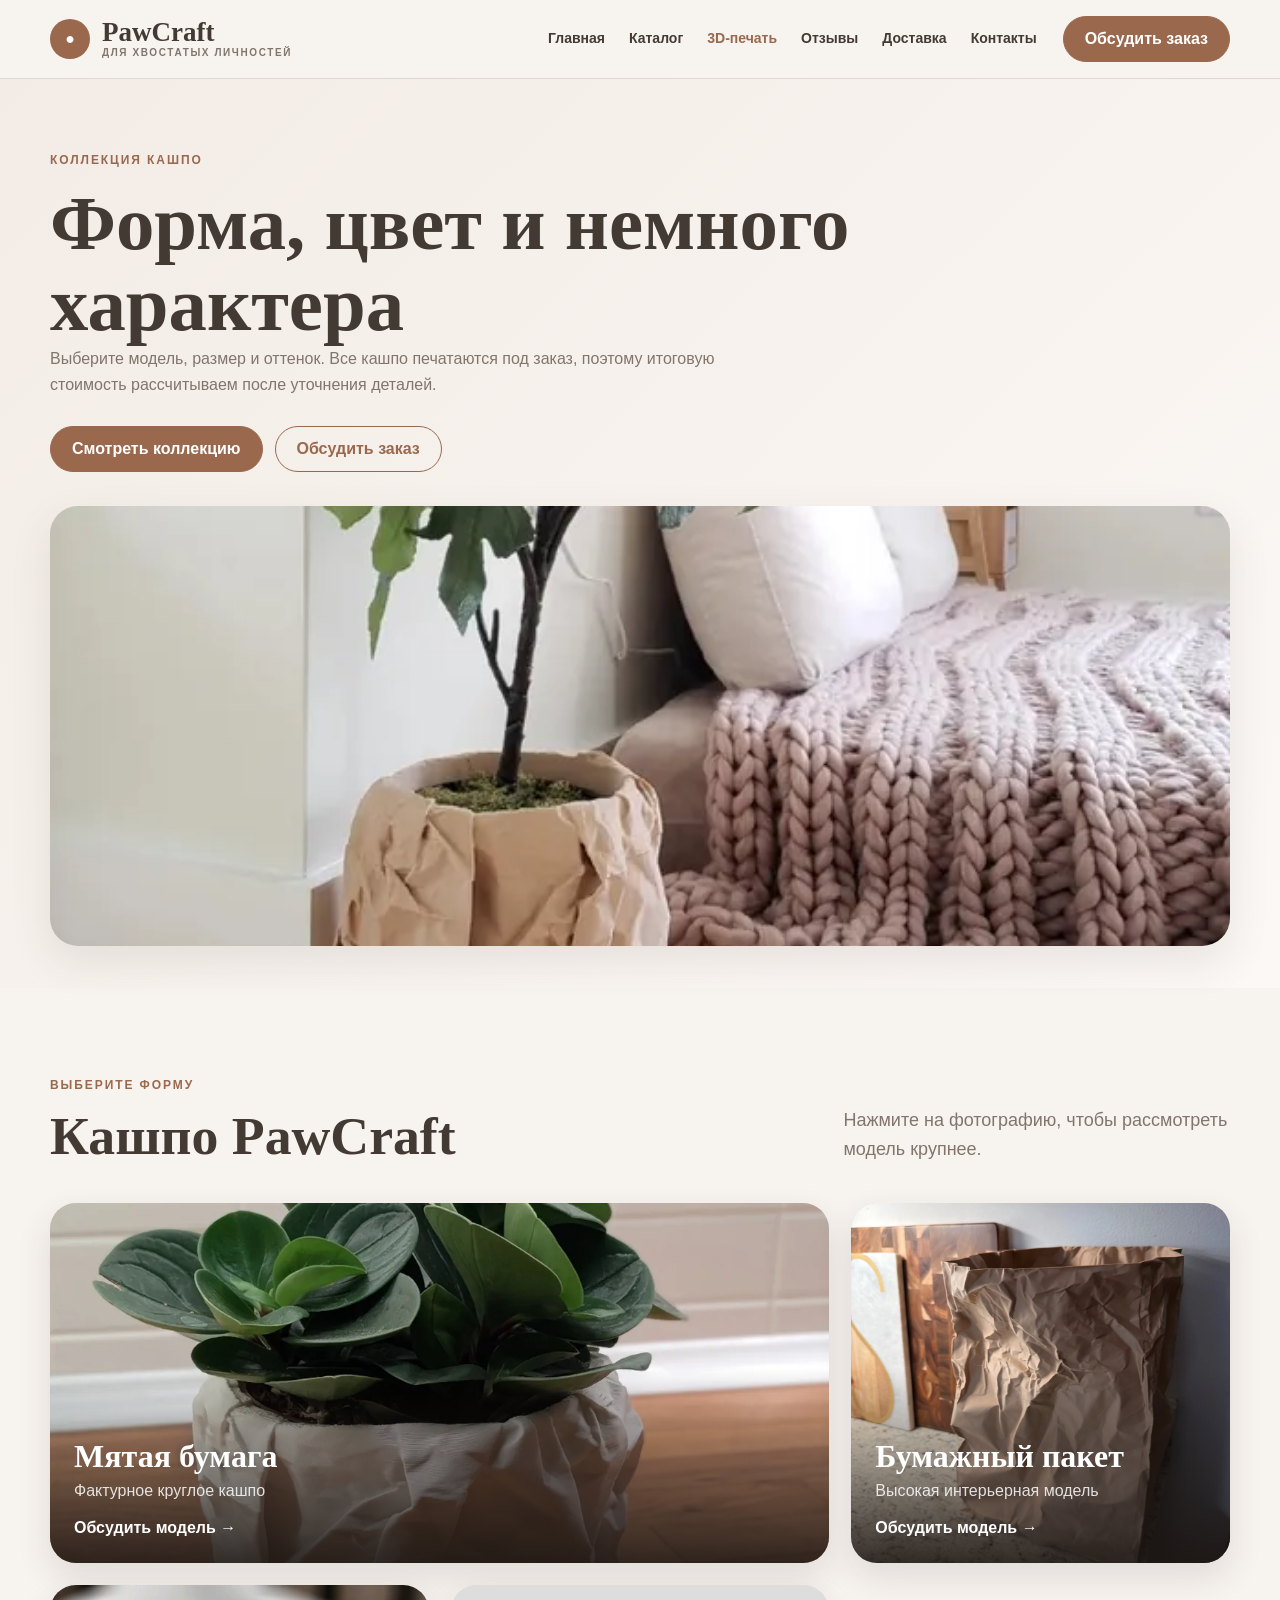
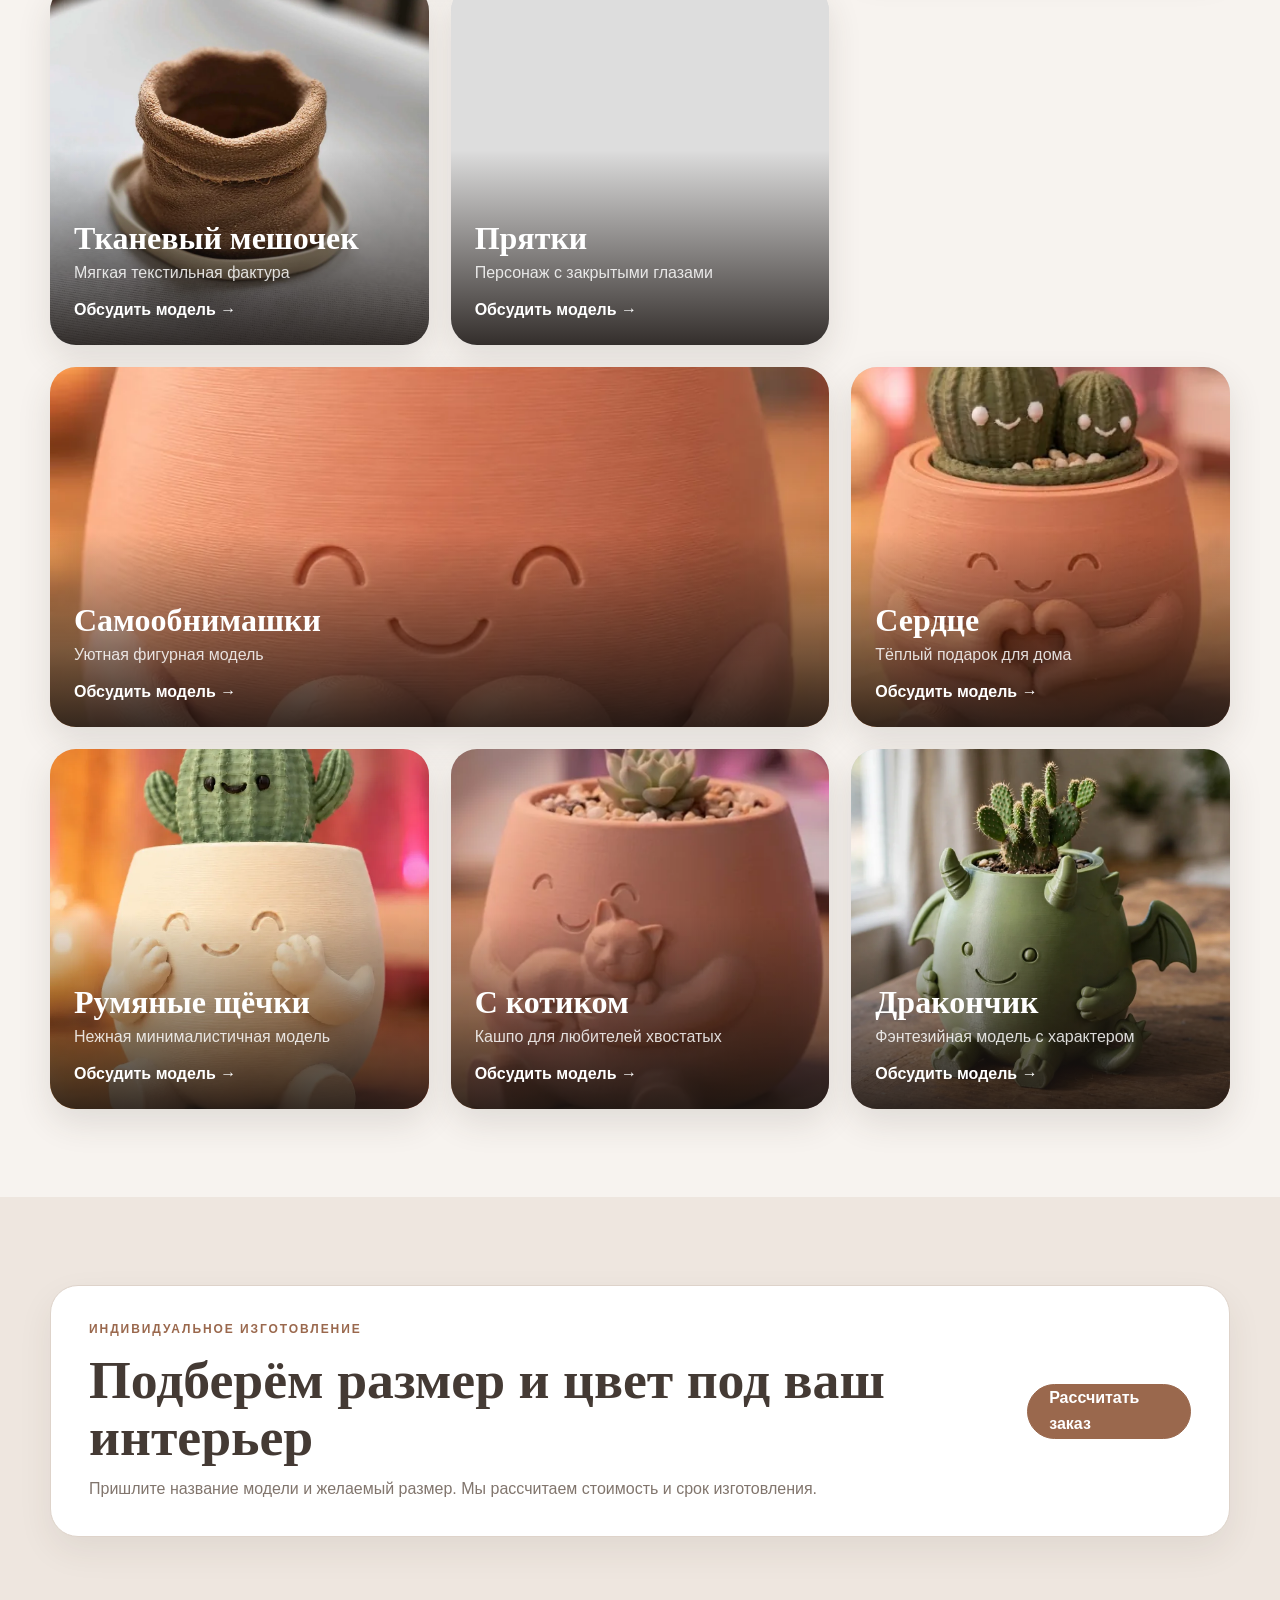
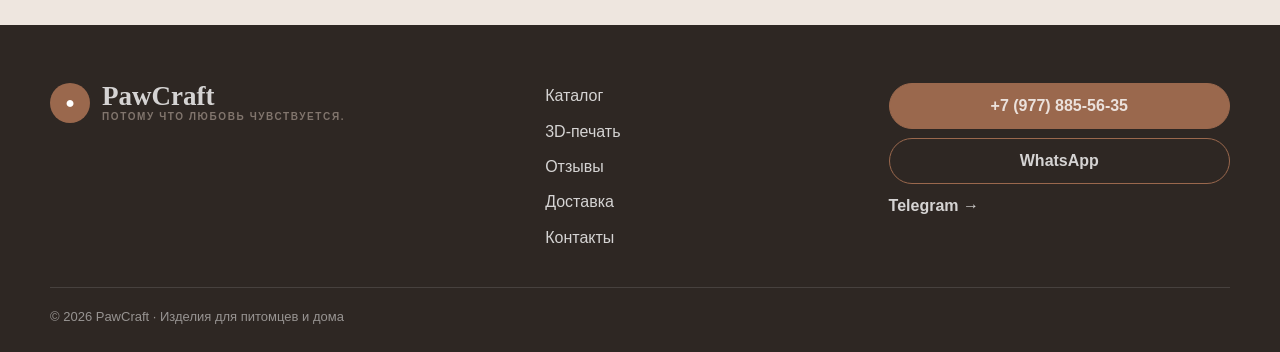
<file: pots.html>
<!DOCTYPE html>

<html lang="ru"><head><meta charset="utf-8"/><meta content="width=device-width,initial-scale=1" name="viewport"/><title>Дизайнерские кашпо PawCraft</title><meta content="Интерьерные кашпо PawCraft, напечатанные на 3D-принтере. Необычные формы, разные размеры и цвета." name="description"/><meta content="Дизайнерские кашпо PawCraft" property="og:title"/><meta content="Интерьерные кашпо PawCraft, напечатанные на 3D-принтере. Необычные формы, разные размеры и цвета." property="og:description"/><meta content="https://pawcraft.ru/assets/pots.webp" property="og:image"/><link href="style.css?v=portrait-video-reviews-final" rel="stylesheet"/><script defer="" src="script.js?v=portrait-video-reviews-final"></script><link href="favicon.svg" rel="icon" type="image/svg+xml"/><meta content="#f7f3ee" name="theme-color"/><meta content="website" property="og:type"/><meta content="https://pawcraft.ru/pots.html" property="og:url"/><meta content="PawCraft" property="og:site_name"/><meta content="summary_large_image" name="twitter:card"/><meta content="Дизайнерские кашпо PawCraft" name="twitter:title"/><meta content="Интерьерные кашпо PawCraft, напечатанные на 3D-принтере. Необычные формы, разные размеры и цвета." name="twitter:description"/><meta content="https://pawcraft.ru/assets/pots.webp" name="twitter:image"/><link href="https://pawcraft.ru/pots.html" rel="canonical"/></head><body class="page-pots"><div class="progress"></div><header class="site-header"><div class="container nav"><a class="brand" href="/"><span class="paw">●</span><span>PawCraft<small>для хвостатых личностей</small></span></a><nav class="nav-links"><a href="/">Главная</a><a href="catalog.html">Каталог</a><a aria-current="page" class="active" href="3d.html">3D-печать</a><a href="reviews.html">Отзывы</a><a href="delivery.html">Доставка</a><a href="contacts.html">Контакты</a></nav><div class="nav-actions"><a class="btn btn-ghost" href="https://t.me/PawCraft_store" rel="noopener noreferrer" target="_blank">Наш Telegram</a><a class="btn" href="https://t.me/pawcraftadmin" rel="noopener noreferrer" target="_blank">Обсудить заказ</a><button aria-controls="mobile-navigation" aria-expanded="false" aria-label="Открыть меню" class="menu-btn" type="button">☰</button></div></div><div aria-label="Мобильная навигация" class="mobile-menu" id="mobile-navigation"><a href="/">Главная</a><a href="catalog.html">Каталог</a><a aria-current="page" class="active" href="3d.html">3D-печать</a><a href="reviews.html">Отзывы</a><a href="delivery.html">Доставка</a><a href="contacts.html">Контакты</a><a href="https://t.me/PawCraft_store" rel="noopener noreferrer" target="_blank">Наш Telegram</a><a href="https://t.me/pawcraftadmin" rel="noopener noreferrer" target="_blank">Обсудить заказ</a></div></header><main>
<section class="page-hero pots-page-hero"><div class="pots-hero-stack"><div class="pots-hero-copy"><span class="eyebrow">Коллекция кашпо</span><h1>Форма, цвет и немного характера</h1><p>Выберите модель, размер и оттенок. Все кашпо печатаются под заказ, поэтому итоговую стоимость рассчитываем после уточнения деталей.</p><div class="hero-actions"><a class="btn" href="#pots-collection">Смотреть коллекцию</a><a class="btn btn-ghost" href="https://t.me/pawcraftadmin" rel="noopener noreferrer" target="_blank">Обсудить заказ</a></div></div><button aria-label="Открыть фотографию кашпо крупно" class="pots-hero-wide-media" data-lightbox-image="assets/pots/crumpled-round-2.webp" type="button"><img alt="Фактурное кашпо PawCraft в интерьере" decoding="async" src="assets/pots/crumpled-round-2.webp"/></button></div></section>
<section class="section" id="pots-collection"><div class="container"><div class="section-head"><div><span class="eyebrow">Выберите форму</span><h2>Кашпо PawCraft</h2></div><p>Нажмите на фотографию, чтобы рассмотреть модель крупнее.</p></div><div class="pots-showcase"><article class="pots-visual-card pots-visual-card--wide"><button aria-label="Открыть фото кашпо Мятая бумага" class="pots-visual-media" data-lightbox-image="assets/pots/crumpled-round-1.webp" type="button"><img alt="Кашпо Мятая бумага" decoding="async" loading="lazy" src="assets/pots/crumpled-round-1.webp"/></button><div class="pots-visual-caption"><h3>Мятая бумага</h3><p>Фактурное круглое кашпо</p><a href="https://t.me/pawcraftadmin" rel="noopener noreferrer" target="_blank">Обсудить модель →</a></div></article><article class="pots-visual-card"><button aria-label="Открыть фото кашпо Бумажный пакет" class="pots-visual-media" data-lightbox-image="assets/pots/paper-bag-1.webp" type="button"><img alt="Кашпо Бумажный пакет" decoding="async" loading="lazy" src="assets/pots/paper-bag-1.webp"/></button><div class="pots-visual-caption"><h3>Бумажный пакет</h3><p>Высокая интерьерная модель</p><a href="https://t.me/pawcraftadmin" rel="noopener noreferrer" target="_blank">Обсудить модель →</a></div></article><article class="pots-visual-card"><button aria-label="Открыть фото кашпо Тканевый мешочек" class="pots-visual-media" data-lightbox-image="assets/pots/fabric-bag-2.webp" type="button"><img alt="Кашпо Тканевый мешочек" decoding="async" loading="lazy" src="assets/pots/fabric-bag-2.webp"/></button><div class="pots-visual-caption"><h3>Тканевый мешочек</h3><p>Мягкая текстильная фактура</p><a href="https://t.me/pawcraftadmin" rel="noopener noreferrer" target="_blank">Обсудить модель →</a></div></article><article class="pots-visual-card"><button aria-label="Открыть фото кашпо Прятки" class="pots-visual-media" data-lightbox-image="assets/pots/cute-hide.webp" type="button"><img alt="Кашпо Прятки" decoding="async" loading="lazy" src="assets/pots/cute-hide.webp"/></button><div class="pots-visual-caption"><h3>Прятки</h3><p>Персонаж с закрытыми глазами</p><a href="https://t.me/pawcraftadmin" rel="noopener noreferrer" target="_blank">Обсудить модель →</a></div></article><article class="pots-visual-card pots-visual-card--wide"><button aria-label="Открыть фото кашпо Самообнимашки" class="pots-visual-media" data-lightbox-image="assets/pots/cute-hug.webp" type="button"><img alt="Кашпо Самообнимашки" decoding="async" loading="lazy" src="assets/pots/cute-hug.webp"/></button><div class="pots-visual-caption"><h3>Самообнимашки</h3><p>Уютная фигурная модель</p><a href="https://t.me/pawcraftadmin" rel="noopener noreferrer" target="_blank">Обсудить модель →</a></div></article><article class="pots-visual-card"><button aria-label="Открыть фото кашпо Сердце" class="pots-visual-media" data-lightbox-image="assets/pots/cute-heart.webp" type="button"><img alt="Кашпо Сердце" decoding="async" loading="lazy" src="assets/pots/cute-heart.webp"/></button><div class="pots-visual-caption"><h3>Сердце</h3><p>Тёплый подарок для дома</p><a href="https://t.me/pawcraftadmin" rel="noopener noreferrer" target="_blank">Обсудить модель →</a></div></article><article class="pots-visual-card"><button aria-label="Открыть фото кашпо Румяные щёчки" class="pots-visual-media" data-lightbox-image="assets/pots/cute-cheeks.webp" type="button"><img alt="Кашпо Румяные щёчки" decoding="async" loading="lazy" src="assets/pots/cute-cheeks.webp"/></button><div class="pots-visual-caption"><h3>Румяные щёчки</h3><p>Нежная минималистичная модель</p><a href="https://t.me/pawcraftadmin" rel="noopener noreferrer" target="_blank">Обсудить модель →</a></div></article><article class="pots-visual-card"><button aria-label="Открыть фото кашпо С котиком" class="pots-visual-media" data-lightbox-image="assets/pots/cute-cat.webp" type="button"><img alt="Кашпо С котиком" decoding="async" loading="lazy" src="assets/pots/cute-cat.webp"/></button><div class="pots-visual-caption"><h3>С котиком</h3><p>Кашпо для любителей хвостатых</p><a href="https://t.me/pawcraftadmin" rel="noopener noreferrer" target="_blank">Обсудить модель →</a></div></article><article class="pots-visual-card"><button aria-label="Открыть фото кашпо Дракончик" class="pots-visual-media" data-lightbox-image="assets/pots/cute-dragon.webp" type="button"><img alt="Кашпо Дракончик" decoding="async" loading="lazy" src="assets/pots/cute-dragon.webp"/></button><div class="pots-visual-caption"><h3>Дракончик</h3><p>Фэнтезийная модель с характером</p><a href="https://t.me/pawcraftadmin" rel="noopener noreferrer" target="_blank">Обсудить модель →</a></div></article></div></div></section>
<section class="section section-soft"><div class="container"><div class="pots-order-strip"><div><span class="eyebrow">Индивидуальное изготовление</span><h2>Подберём размер и цвет под ваш интерьер</h2><p>Пришлите название модели и желаемый размер. Мы рассчитаем стоимость и срок изготовления.</p></div><a class="btn" href="https://t.me/pawcraftadmin" rel="noopener noreferrer" target="_blank">Рассчитать заказ</a></div></div></section>
</main><footer class="footer"><div class="container footer-grid"><div><a class="brand footer-brand" href="/"><span class="paw">●</span><span>PawCraft<small>Потому что любовь чувствуется.</small></span></a></div><div class="footer-links"><a href="catalog.html">Каталог</a><a href="3d.html">3D-печать</a><a href="reviews.html">Отзывы</a><a href="delivery.html">Доставка</a><a href="contacts.html">Контакты</a></div><div class="footer-actions"><a class="btn" href="tel:+79778855635">+7 (977) 885-56-35</a><a class="btn btn-ghost" href="https://wa.me/79778855635" rel="noopener noreferrer" target="_blank">WhatsApp</a><a class="text-link" href="https://t.me/pawcraftadmin" rel="noopener noreferrer" target="_blank">Telegram →</a></div></div><div class="container copyright">© 2026 PawCraft · Изделия для питомцев и дома</div></footer></body></html>
</file>
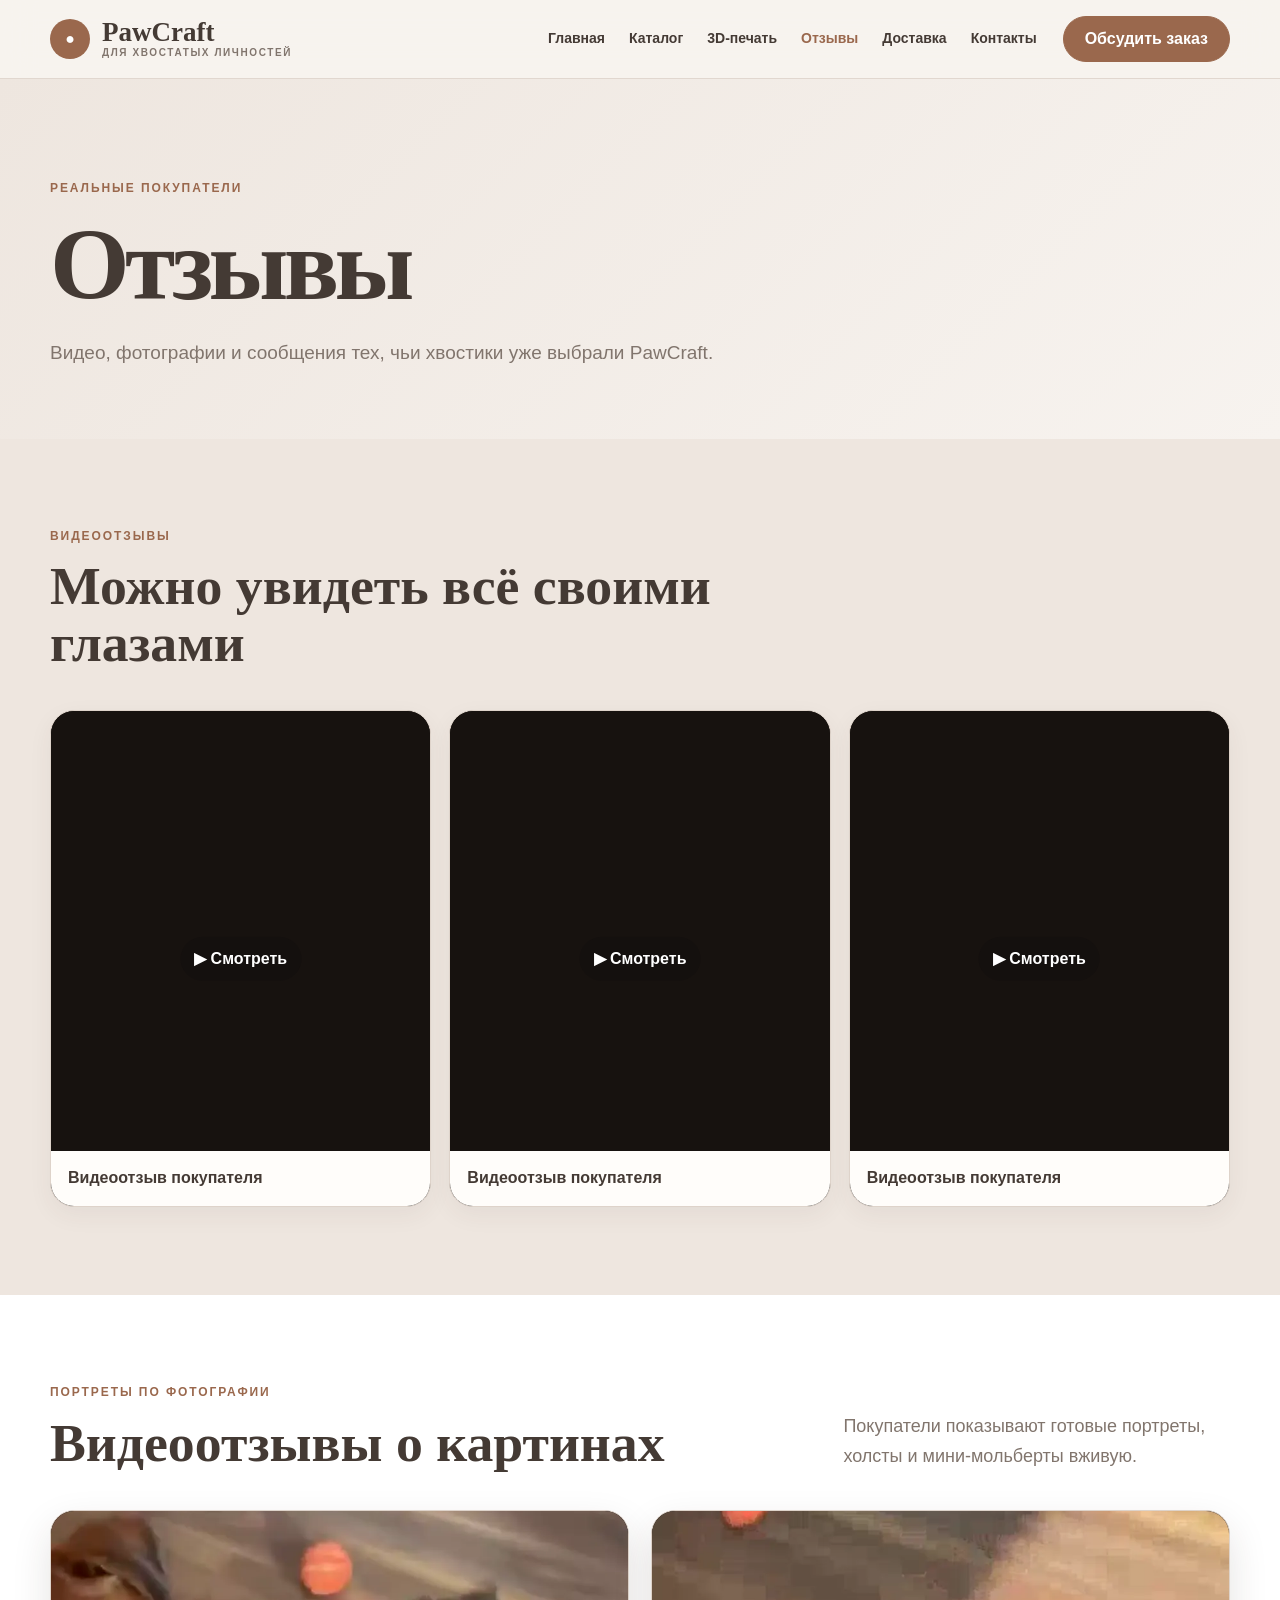
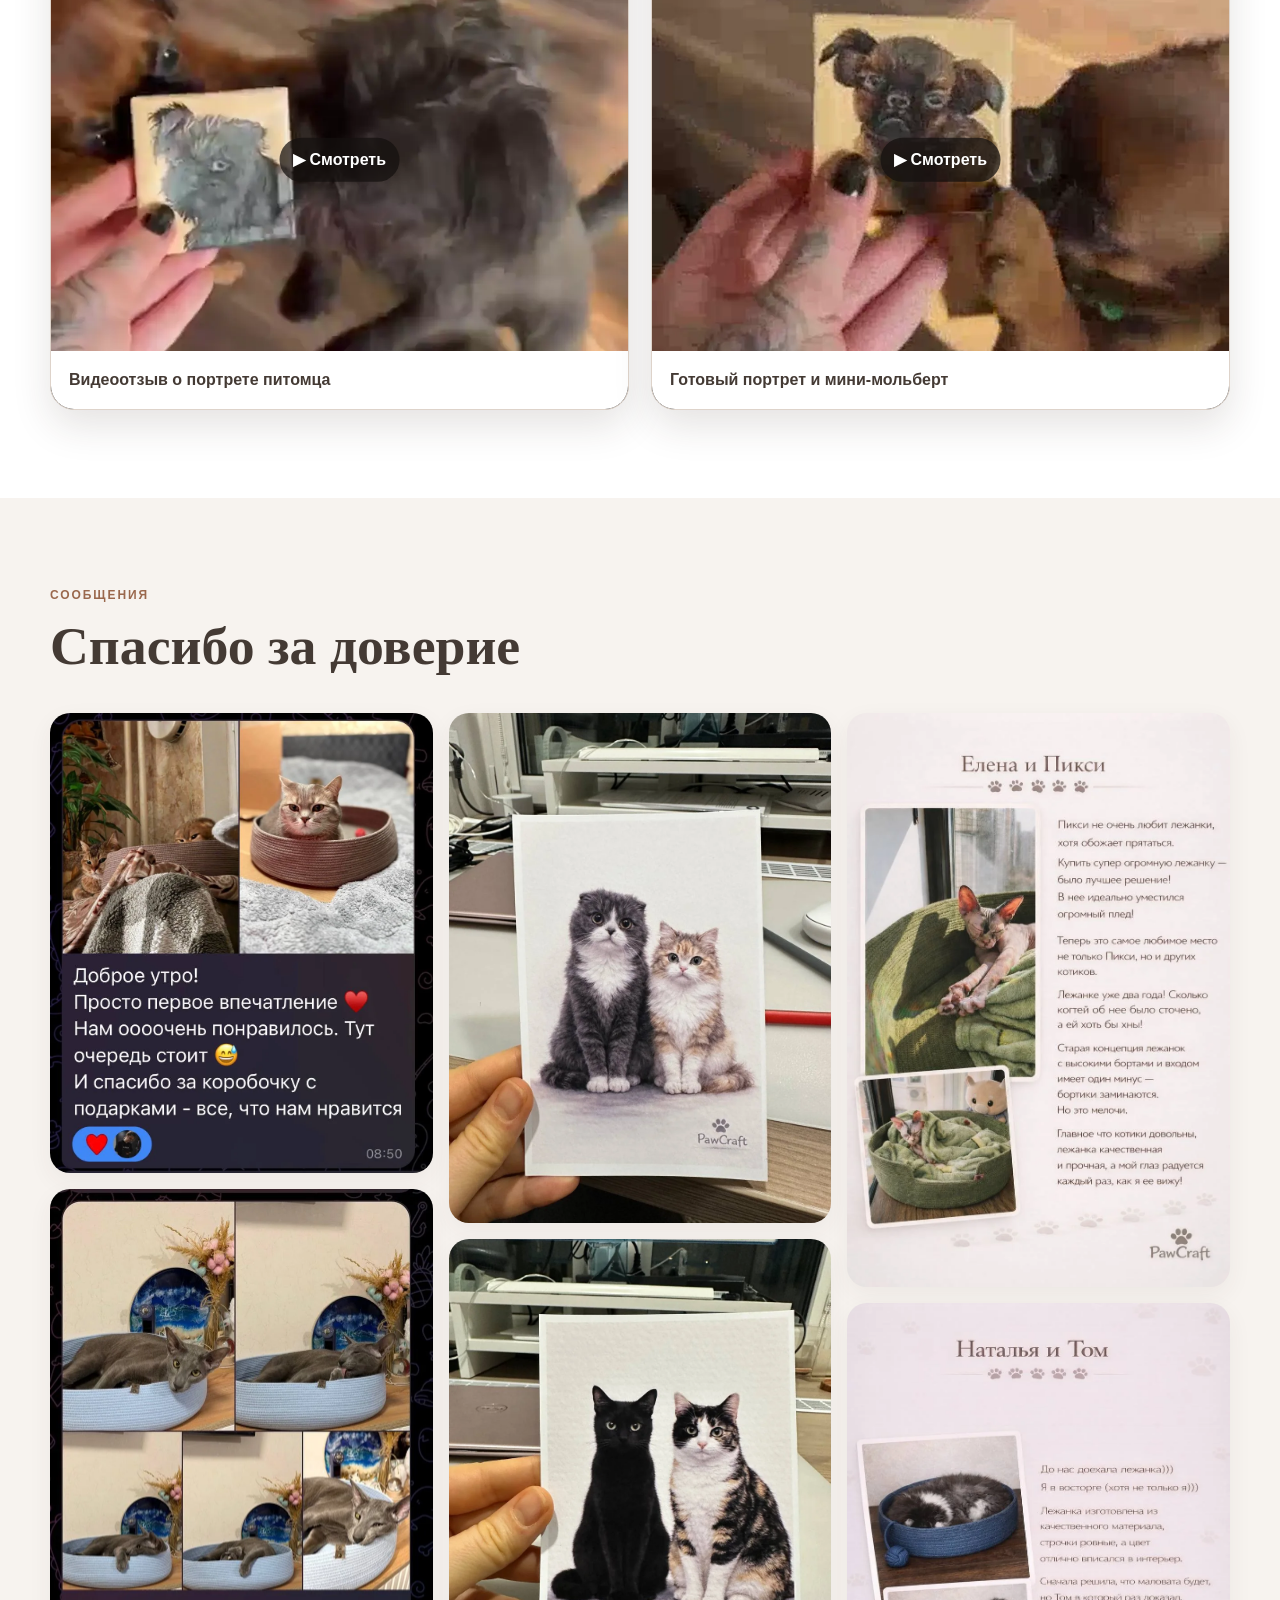
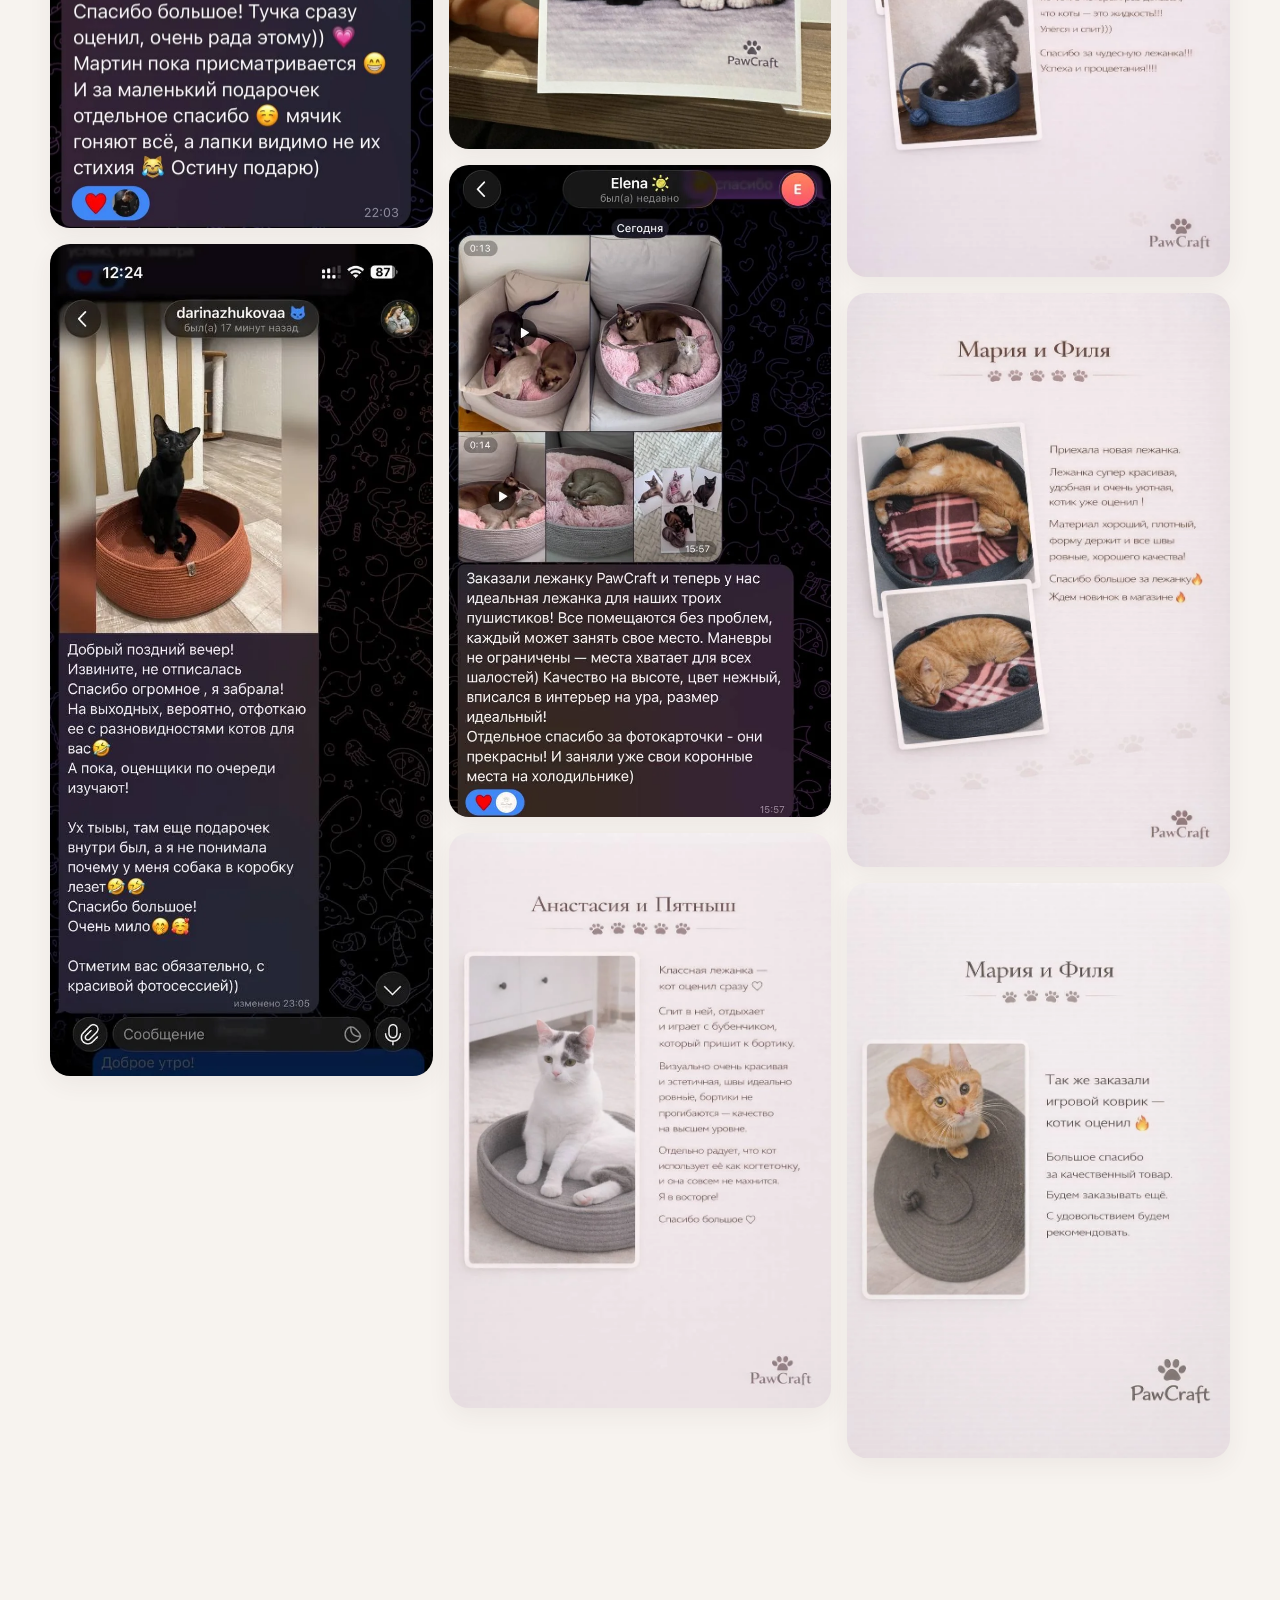
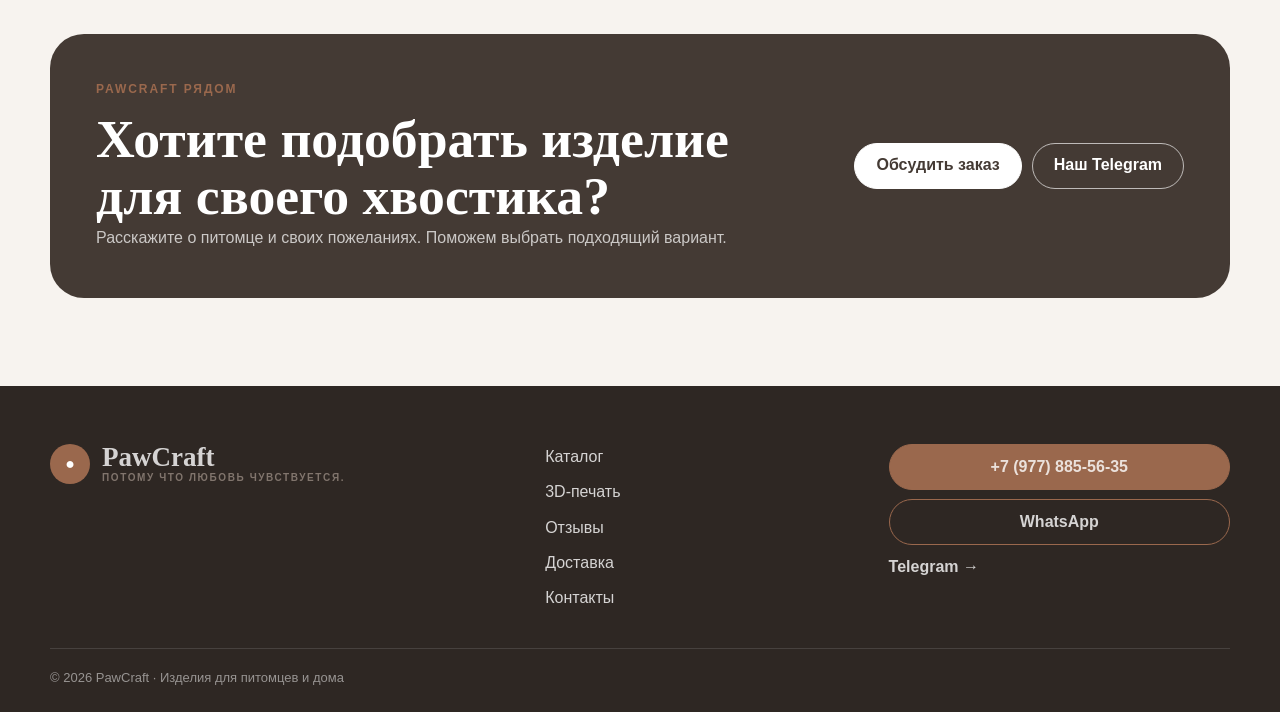
<file: reviews.html>
<!DOCTYPE html>

<html lang="ru"><head><meta charset="utf-8"/><meta content="width=device-width,initial-scale=1" name="viewport"/><title>Отзывы покупателей PawCraft</title><meta content="Фотографии и видеоотзывы покупателей PawCraft о лежанках, корзинках, портретах и других изделиях." name="description"/><meta content="Отзывы покупателей PawCraft" property="og:title"/><meta content="Фотографии и видеоотзывы покупателей PawCraft о лежанках, корзинках, портретах и других изделиях." property="og:description"/><meta content="https://pawcraft.ru/assets/review-new-1.webp" property="og:image"/><link href="style.css?v=portrait-video-reviews-final" rel="stylesheet"/><script defer="" src="script.js?v=portrait-video-reviews-final"></script><link href="favicon.svg" rel="icon" type="image/svg+xml"/><meta content="#f7f3ee" name="theme-color"/><meta content="light" name="color-scheme"/><meta content="website" property="og:type"/><meta content="https://pawcraft.ru/reviews.html" property="og:url"/><meta content="PawCraft" property="og:site_name"/><meta content="summary_large_image" name="twitter:card"/><meta content="Отзывы покупателей PawCraft" name="twitter:title"/><meta content="Фотографии и видеоотзывы покупателей PawCraft о лежанках, корзинках, портретах и других изделиях." name="twitter:description"/><meta content="https://pawcraft.ru/assets/review-new-1.webp" name="twitter:image"/><link href="https://pawcraft.ru/reviews.html" rel="canonical"/></head><body class="page-reference-reviews"><div class="progress"></div><header class="site-header"><div class="container nav"><a class="brand" href="/"><span class="paw">●</span><span>PawCraft<small>для хвостатых личностей</small></span></a><nav class="nav-links"><a class="" href="/">Главная</a><a class="" href="catalog.html">Каталог</a><a class="" href="3d.html">3D-печать</a><a aria-current="page" class="active" href="reviews.html">Отзывы</a><a class="" href="delivery.html">Доставка</a><a class="" href="contacts.html">Контакты</a></nav><div class="nav-actions"><a class="btn btn-ghost" href="https://t.me/PawCraft_store" rel="noopener noreferrer" target="_blank">Наш Telegram</a><a class="btn" href="https://t.me/pawcraftadmin" rel="noopener noreferrer" target="_blank">Обсудить заказ</a><button aria-controls="mobile-navigation" aria-expanded="false" aria-label="Открыть меню" class="menu-btn" type="button">☰</button></div></div><div aria-label="Мобильная навигация" class="mobile-menu" id="mobile-navigation"><a href="/">Главная</a><a href="catalog.html">Каталог</a><a href="3d.html">3D-печать</a><a aria-current="page" class="active" href="reviews.html">Отзывы</a><a href="delivery.html">Доставка</a><a href="contacts.html">Контакты</a><a href="https://t.me/PawCraft_store" rel="noopener noreferrer" target="_blank">Наш Telegram</a><a href="https://t.me/pawcraftadmin" rel="noopener noreferrer" target="_blank">Обсудить заказ</a></div></header><main><section class="page-hero"><div class="container"><span class="eyebrow">Реальные покупатели</span><h1>Отзывы</h1><p>Видео, фотографии и сообщения тех, чьи хвостики уже выбрали PawCraft.</p></div></section><section class="section section-soft"><div class="container"><div class="section-head"><div><span class="eyebrow">Видеоотзывы</span><h2>Можно увидеть всё своими глазами</h2></div></div><div class="video-grid"><article class="review-video-card"><video playsinline="" preload="metadata"><source src="assets/review-1.mp4" type="video/mp4"/></video><span aria-hidden="true" class="video-open-hint">▶ Смотреть</span><div class="review-video-card__label">Видеоотзыв покупателя</div></article><article class="review-video-card"><video playsinline="" preload="metadata"><source src="assets/review-2.mp4" type="video/mp4"/></video><span aria-hidden="true" class="video-open-hint">▶ Смотреть</span><div class="review-video-card__label">Видеоотзыв покупателя</div></article><article class="review-video-card"><video playsinline="" preload="metadata"><source src="assets/review-3.mp4" type="video/mp4"/></video><span aria-hidden="true" class="video-open-hint">▶ Смотреть</span><div class="review-video-card__label">Видеоотзыв покупателя</div></article></div></div></section><section class="section portrait-video-reviews">
<div class="container">
<div class="section-head">
<div><span class="eyebrow">Портреты по фотографии</span><h2>Видеоотзывы о картинах</h2></div>
<p>Покупатели показывают готовые портреты, холсты и мини-мольберты вживую.</p>
</div>
<div class="portrait-video-grid">
<article class="review-video-card portrait-review-video">
<video playsinline="" poster="assets/archive/review-portrait-1-poster.webp" preload="metadata">
<source src="assets/archive/review-portrait-1.mp4" type="video/mp4"/>
</video>
<span aria-hidden="true" class="video-open-hint">▶ Смотреть</span>
<div class="review-video-card__label">Видеоотзыв о портрете питомца</div>
</article>
<article class="review-video-card portrait-review-video">
<video playsinline="" poster="assets/archive/review-portrait-2-poster.webp" preload="metadata">
<source src="assets/archive/review-portrait-2.mp4" type="video/mp4"/>
</video>
<span aria-hidden="true" class="video-open-hint">▶ Смотреть</span>
<div class="review-video-card__label">Готовый портрет и мини-мольберт</div>
</article>
</div>
</div>
</section><section class="section"><div class="container"><div class="section-head"><div><span class="eyebrow">Сообщения</span><h2>Спасибо за доверие</h2></div></div><div class="review-images review-masonry">
<img alt="Фотоотзыв о лежанке PawCraft" aria-label="Открыть фотоотзыв крупно" data-lightbox-image="assets/review-new-1.webp" loading="lazy" role="button" src="assets/review-new-1.webp" tabindex="0"/>
<img alt="Питомец в лежанке PawCraft" aria-label="Открыть фотоотзыв крупно" data-lightbox-image="assets/review-new-2.webp" loading="lazy" role="button" src="assets/review-new-2.webp" tabindex="0"/>
<img alt="Отзыв покупателя PawCraft" aria-label="Открыть фотоотзыв крупно" data-lightbox-image="assets/review-new-3.webp" loading="lazy" role="button" src="assets/review-new-3.webp" tabindex="0"/>
<img alt="Открытки PawCraft по фото питомцев" aria-label="Открыть фотоотзыв крупно" data-lightbox-image="assets/review-new-4.webp" loading="lazy" role="button" src="assets/review-new-4.webp" tabindex="0"/>
<img alt="Отзыв о заказе PawCraft" aria-label="Открыть фотоотзыв крупно" data-lightbox-image="assets/review-new-5.webp" loading="lazy" role="button" src="assets/review-new-5.webp" tabindex="0"/>
<img alt="Видеоотзыв покупателя PawCraft" aria-label="Открыть фотоотзыв крупно" data-lightbox-image="assets/review-new-6.webp" loading="lazy" role="button" src="assets/review-new-6.webp" tabindex="0"/>
<img alt="Отзыв покупателя PawCraft" aria-label="Открыть фотоотзыв крупно" data-lightbox-image="assets/review1.webp" loading="lazy" role="button" src="assets/review1.webp" tabindex="0"/><img alt="Отзыв покупателя PawCraft" aria-label="Открыть фотоотзыв крупно" data-lightbox-image="assets/review2.webp" loading="lazy" role="button" src="assets/review2.webp" tabindex="0"/><img alt="Отзыв покупателя PawCraft" aria-label="Открыть фотоотзыв крупно" data-lightbox-image="assets/review3.webp" loading="lazy" role="button" src="assets/review3.webp" tabindex="0"/><img alt="Отзыв покупателя PawCraft" aria-label="Открыть фотоотзыв крупно" data-lightbox-image="assets/review4.webp" loading="lazy" role="button" src="assets/review4.webp" tabindex="0"/><img alt="Отзыв покупателя PawCraft" aria-label="Открыть фотоотзыв крупно" data-lightbox-image="assets/review5.webp" loading="lazy" role="button" src="assets/review5.webp" tabindex="0"/></div></div></section><section class="section"><div class="container"><div class="cta"><div><span class="eyebrow">PawCraft рядом</span><h2>Хотите подобрать изделие для своего хвостика?</h2><p>Расскажите о питомце и своих пожеланиях. Поможем выбрать подходящий вариант.</p></div><div class="cta-actions"><a class="btn btn-light" href="https://t.me/pawcraftadmin" target="_blank">Обсудить заказ</a><a class="btn btn-outline-light" href="https://t.me/PawCraft_store" target="_blank">Наш Telegram</a></div></div></div></section></main><footer class="footer"><div class="container footer-grid"><div><a class="brand footer-brand" href="/"><span class="paw">●</span><span>PawCraft<small>Потому что любовь чувствуется.</small></span></a></div><div class="footer-links"><a href="catalog.html">Каталог</a><a href="3d.html">3D-печать</a><a aria-current="page" class="active" href="reviews.html">Отзывы</a><a href="delivery.html">Доставка</a><a href="contacts.html">Контакты</a></div><div class="footer-actions"><a class="btn" href="tel:+79778855635">+7 (977) 885-56-35</a><a class="btn btn-ghost" href="https://wa.me/79778855635" rel="noopener noreferrer" target="_blank">WhatsApp</a><a class="text-link" href="https://t.me/pawcraftadmin" rel="noopener noreferrer" target="_blank">Telegram →</a></div></div><div class="container copyright">© 2026 PawCraft · Изделия для питомцев и дома</div></footer></body></html>
</file>
<file: style.css>
:root{--bg:#f7f3ef;--paper:#fffdfa;--ink:#443a34;--muted:#81756d;--accent:#9a684d;--accent-dark:#76503c;--soft:#eee6df;--line:#ded3ca;--shadow:0 16px 42px rgba(68,58,52,.10);--radius:24px;--max:1180px}
*{box-sizing:border-box}html{scroll-behavior:smooth}body{margin:0;background:var(--bg);color:var(--ink);font:16px/1.65 Inter,Arial,sans-serif;-webkit-font-smoothing:antialiased}body.modal-open{overflow:hidden}img,video{max-width:100%;display:block}a{color:inherit}button,input{font:inherit}.container{width:min(var(--max),calc(100% - 40px));margin:auto}.progress{position:fixed;inset:0 auto auto 0;height:3px;width:0;background:var(--accent);z-index:2000}
.site-header{position:sticky;top:0;z-index:1000;background:rgba(247,243,239,.94);backdrop-filter:blur(16px);border-bottom:1px solid rgba(222,211,202,.85)}.nav{min-height:78px;display:flex;align-items:center;gap:26px}.brand{display:flex;align-items:center;gap:12px;text-decoration:none;min-width:max-content;font:700 27px/1 Georgia,serif}.brand small{display:block;font:600 10px/1.3 Inter,Arial,sans-serif;letter-spacing:.16em;text-transform:uppercase;color:var(--muted)}.paw{display:grid;place-items:center;width:40px;height:40px;border-radius:50%;background:var(--accent);color:#fff;font:16px Arial}.nav-links{display:flex;align-items:center;gap:24px;margin-left:auto}.nav-links a,.mobile-menu a{text-decoration:none;font-weight:650;font-size:14px}.nav-links a:hover,.nav-links a.active{color:var(--accent)}.nav-actions{display:flex;gap:10px}.menu-btn{display:none;margin-left:auto;border:0;background:none;font-size:28px;color:var(--ink)}.mobile-menu{display:none;padding:14px 20px 22px;border-top:1px solid var(--line);background:var(--paper)}.mobile-menu.open{display:grid;gap:14px}
.btn{display:inline-flex;align-items:center;justify-content:center;min-height:46px;padding:0 21px;border:1px solid var(--accent);border-radius:999px;background:var(--accent);color:#fff;text-decoration:none;font-weight:750;transition:.2s}.btn:hover{background:var(--accent-dark);border-color:var(--accent-dark);transform:translateY(-1px)}.btn-ghost{background:transparent;color:var(--accent)}.btn-light{background:#fff;color:var(--ink);border-color:#fff}.btn-outline-light{background:transparent;color:#fff;border-color:rgba(255,255,255,.65)}.text-link{font-weight:750;color:var(--accent);text-decoration:none}.eyebrow{display:block;margin-bottom:12px;color:var(--accent);font-size:12px;font-weight:800;letter-spacing:.16em;text-transform:uppercase}.eyebrow.light{color:#f2ddd1}h1,h2,h3{margin:0;font-family:Georgia,'Times New Roman',serif;line-height:1.06}h1{font-size:clamp(48px,6vw,82px)}h2{font-size:clamp(36px,4.2vw,58px)}h3{font-size:clamp(24px,2.3vw,34px)}p{margin:0;color:var(--muted)}.lead-sm{font-size:18px}.section{padding:88px 0}.section-soft{background:var(--soft)}.section-head{display:grid;grid-template-columns:minmax(0,1fr) minmax(260px,.52fr);gap:50px;align-items:end;margin-bottom:38px}.section-head>p{font-size:18px}.center-action{display:flex;justify-content:center;align-items:center;gap:18px;margin-top:32px;flex-wrap:wrap}
.hero{position:relative;min-height:74vh;display:flex;align-items:center;overflow:hidden;background:#302721}.hero-video{position:absolute;inset:0;width:100%;height:100%;object-fit:cover}.hero-shade{position:absolute;inset:0;background:linear-gradient(90deg,rgba(34,27,23,.86),rgba(34,27,23,.46) 55%,rgba(34,27,23,.2))}.hero-content{position:relative;z-index:2;color:#fff;padding-top:70px;padding-bottom:70px}.hero-content h1{max-width:720px}.hero-slogan{margin-top:18px;color:#fff;font:italic 25px Georgia,serif}.hero-copy{max-width:620px;margin-top:14px;color:rgba(255,255,255,.82);font-size:18px}.hero-actions{display:flex;gap:12px;flex-wrap:wrap;margin-top:28px}.btn-link-light{color:#fff;text-decoration:none;font-weight:700;padding:11px}.scroll-hint{position:absolute;z-index:2;bottom:22px;left:50%;transform:translateX(-50%);color:#fff;text-decoration:none;font-size:13px}
.page-hero,.product-hero,.kc-hero,.pot-hero{padding:82px 0 56px;background:linear-gradient(135deg,var(--soft),var(--bg))}.page-hero .container>p{max-width:720px;margin-top:18px;font-size:19px}.split,.kc-hero-grid,.pot-hero__grid,.three-d-hero__inner{display:grid;grid-template-columns:minmax(0,1fr) minmax(340px,.8fr);gap:52px;align-items:center}.split>img,.kc-hero-visual img,.pot-hero__photo img,.three-d-hero__media img{width:100%;height:430px;object-fit:cover;border-radius:var(--radius);box-shadow:var(--shadow)}
.category-grid,.personal-grid,.products-grid,.tails-grid,.reviews-card-grid,.review-video-grid,.archive-videos,.gallery-grid,.archive-gallery,.postcards-gallery,.pot-grid,.pot-gallery,.kc-grid,.three-d-gallery{display:grid;grid-template-columns:repeat(3,minmax(0,1fr));gap:22px}.category,.personal,.product-card,.tail-card,.review-card,.review-video-card,.pot-card,.kc-card,.three-d-card{overflow:hidden;border:1px solid var(--line);border-radius:var(--radius);background:var(--paper);box-shadow:0 8px 24px rgba(68,58,52,.06);text-decoration:none;transition:.22s}.category:hover,.personal:hover,.product-card:hover,.pot-card:hover,.kc-card:hover,.three-d-card:hover{transform:translateY(-4px);box-shadow:var(--shadow)}.category img,.personal img,.product-card__media img,.tail-card img,.review-card__media img,.pot-photo img,.kc-image img,.three-d-card__media img{width:100%;height:240px;object-fit:cover}.category>div,.personal-copy,.product-card__content,.review-card__body,.pot-card__body,.kc-body,.three-d-card__body{padding:20px 22px 22px}.category h3,.personal h3,.product-card h3{margin:7px 0 9px}.category span,.personal span,.product-card__content>span:first-child,.kc-type,.pot-type,.three-d-card__body>span{color:var(--accent);font-size:11px;font-weight:800;letter-spacing:.13em;text-transform:uppercase}.personal-copy,.product-card__content,.pot-card__body,.kc-body,.three-d-card__body{display:flex;flex-direction:column;min-height:190px}.personal-copy b,.product-card__content em,.three-d-card__body em{margin-top:auto;color:var(--accent);font-style:normal;font-weight:800}.product-card__content b{margin:6px 0 16px}.product-card__arrow{display:none}.tail-card{margin:0}.tail-card figcaption{padding:15px 18px;color:var(--muted)}
.idea-line,.cta,.telegram-block{display:flex;align-items:center;justify-content:space-between;gap:32px;padding:30px 34px;border-radius:var(--radius);background:var(--ink);color:#fff}.idea-line{margin-top:24px;background:var(--paper);color:var(--ink);border:1px solid var(--line)}.idea-line p,.cta p,.telegram-block p{color:rgba(255,255,255,.72)}.idea-line p{color:var(--muted)}.cta-actions{display:flex;gap:10px;flex-wrap:wrap;min-width:max-content}.review-preview{display:grid;grid-template-columns:1fr 1fr 1fr;gap:22px}.review-preview>video,.review-preview>img{width:100%;height:300px;object-fit:cover;border-radius:var(--radius)}.quote{display:flex;flex-direction:column;justify-content:center;padding:28px;border:1px solid var(--line);border-radius:var(--radius);background:var(--paper)}.quote blockquote{margin:10px 0;font:28px/1.25 Georgia,serif}.quote span{color:var(--accent)}
.price-table,.two-price,.steps,.contact-grid,.pot-benefits{display:grid;grid-template-columns:repeat(3,minmax(0,1fr));gap:20px}.price-table>*,.two-price>*,.steps>*,.contact-card,.pot-benefits>*{padding:24px;border:1px solid var(--line);border-radius:20px;background:var(--paper)}.gallery-grid img,.archive-gallery img,.postcards-gallery img,.pot-gallery img{width:100%;height:260px;object-fit:cover;border-radius:20px;cursor:zoom-in}.postcards-gallery img{object-fit:contain;background:#fff}.archive-gallery figure{margin:0;overflow:hidden;border:1px solid var(--line);border-radius:20px;background:var(--paper)}.archive-gallery figure img{border-radius:0}.archive-gallery figcaption{padding:14px 16px}.rounded{border-radius:var(--radius)}
.review-video-card{position:relative;cursor:pointer}.review-video-card video,.archive-videos video{width:100%;height:270px;object-fit:cover;background:#17120f}.video-open-hint{position:absolute;inset:50% auto auto 50%;transform:translate(-50%,-50%);padding:9px 14px;border-radius:999px;background:rgba(20,16,14,.72);color:#fff;font-weight:800}.review-card__body{min-height:70px}.review-card__body p{font-weight:650;color:var(--ink)}
.kc-search{width:100%;padding:14px 17px;border:1px solid var(--line);border-radius:14px;background:#fff}.kc-filters{display:flex;gap:10px;flex-wrap:wrap;margin:16px 0 24px}.kc-filters button{padding:9px 14px;border:1px solid var(--line);border-radius:999px;background:#fff;cursor:pointer}.kc-filters button.active{background:var(--accent);color:#fff;border-color:var(--accent)}.kc-image,.pot-photo,.three-d-card__media{height:250px;overflow:hidden;cursor:zoom-in}.kc-image img,.pot-photo img,.three-d-card__media img{height:100%}.kc-buy,.pot-card__bottom{display:flex;justify-content:space-between;align-items:center;gap:10px;margin-top:auto}.kc-order,.pot-order{padding:9px 14px;border-radius:999px;background:var(--accent);color:#fff;text-decoration:none;font-weight:750}.pot-meta{display:flex;justify-content:space-between;color:var(--muted);font-size:14px}.three-d-grid{display:grid;grid-template-columns:repeat(2,minmax(0,1fr));gap:24px;max-width:900px;margin:auto}.three-d-gallery .media-tile{position:relative;padding:0;border:0;border-radius:20px;overflow:hidden;background:none;cursor:zoom-in}.media-tile img{width:100%;height:250px;object-fit:cover}.media-tile span{position:absolute;inset:auto 0 0;padding:28px 16px 14px;background:linear-gradient(transparent,rgba(20,16,14,.78));color:#fff;font-weight:800;text-align:left}.three-d-process{display:grid;grid-template-columns:.8fr 1.2fr;gap:34px;padding:32px;border:1px solid var(--line);border-radius:var(--radius);background:var(--paper);margin-bottom:30px}.three-d-process ol{display:grid;gap:12px;margin:0;padding:0;list-style:none}.three-d-process li{display:grid;grid-template-columns:40px 1fr;gap:12px;padding:14px;border-radius:16px;background:var(--soft)}.three-d-process li>b{display:grid;place-items:center;width:40px;height:40px;border-radius:50%;background:var(--accent);color:#fff}.three-d-process li span{display:flex;flex-direction:column;color:var(--muted)}.three-d-process li strong{color:var(--ink)}
.footer{padding:58px 0 24px;background:#2e2723;color:#fff}.footer-grid{display:grid;grid-template-columns:1.2fr .8fr .9fr;gap:40px}.footer-links,.footer-actions{display:grid;align-content:start;gap:9px}.footer a{color:rgba(255,255,255,.8);text-decoration:none}.footer p{color:rgba(255,255,255,.62)}.copyright{margin-top:36px;padding-top:18px;border-top:1px solid rgba(255,255,255,.12);font-size:13px;color:rgba(255,255,255,.5)}
.reveal{opacity:0;transform:translateY(14px);transition:.5s}.reveal.visible{opacity:1;transform:none}.media-lightbox,.contact-modal{position:fixed;inset:0;z-index:5000;display:none;align-items:center;justify-content:center;padding:22px;background:rgba(20,16,14,.92);backdrop-filter:blur(8px)}.media-lightbox.open,.contact-modal.open{display:flex}.media-lightbox__stage{display:flex;width:min(1120px,94vw);height:min(82vh,820px);align-items:center;justify-content:center}.media-lightbox__stage img,.media-lightbox__stage video{max-width:100%;max-height:100%;object-fit:contain;border-radius:16px}.media-lightbox__close,.contact-modal__close{position:absolute;top:18px;right:20px;width:46px;height:46px;border:1px solid rgba(255,255,255,.3);border-radius:50%;background:rgba(0,0,0,.35);color:#fff;font-size:30px;cursor:pointer}.media-lightbox__caption{position:absolute;bottom:16px;color:#fff}.contact-modal__dialog{position:relative;width:min(560px,94vw);padding:34px;border-radius:24px;background:var(--paper)}.contact-modal__dialog p{margin:12px 0 22px}.contact-modal__close{position:absolute;color:var(--ink);border-color:var(--line);background:#fff}.contact-modal__actions{display:grid;gap:10px}.contact-option{display:flex;justify-content:space-between;padding:15px;border:1px solid var(--line);border-radius:14px;text-decoration:none}.contact-option--primary{background:var(--accent);color:#fff;border-color:var(--accent)}
@media(max-width:960px){.nav-links{display:none}.menu-btn{display:block}.nav-actions .btn-ghost{display:none}.section-head,.split,.kc-hero-grid,.pot-hero__grid,.three-d-hero__inner{grid-template-columns:1fr}.category-grid,.personal-grid,.products-grid,.tails-grid,.reviews-card-grid,.review-video-grid,.archive-videos,.gallery-grid,.archive-gallery,.postcards-gallery,.pot-grid,.pot-gallery,.kc-grid,.three-d-gallery{grid-template-columns:repeat(2,minmax(0,1fr))}.review-preview{grid-template-columns:1fr 1fr}.review-preview .quote{grid-column:1/-1}.footer-grid{grid-template-columns:1fr 1fr}.split>img,.kc-hero-visual img,.pot-hero__photo img,.three-d-hero__media img{height:360px}}
@media(max-width:680px){.container{width:min(100% - 28px,var(--max))}.nav{min-height:68px}.brand{font-size:23px}.nav-actions{display:none}.section{padding:64px 0}.section-head{gap:14px;margin-bottom:26px}.section-head>p{font-size:16px}.hero{min-height:680px}.hero-actions{flex-direction:column;align-items:flex-start}.category-grid,.personal-grid,.products-grid,.tails-grid,.reviews-card-grid,.review-video-grid,.archive-videos,.gallery-grid,.archive-gallery,.postcards-gallery,.pot-grid,.pot-gallery,.kc-grid,.three-d-grid,.three-d-gallery,.price-table,.two-price,.steps,.contact-grid,.pot-benefits,.review-preview{grid-template-columns:1fr}.category img,.personal img,.product-card__media img,.tail-card img,.review-card__media img,.pot-photo img,.kc-image img,.three-d-card__media img{height:220px}.split>img,.kc-hero-visual img,.pot-hero__photo img,.three-d-hero__media img{height:270px}.idea-line,.cta,.telegram-block{align-items:flex-start;flex-direction:column;padding:24px}.three-d-process{grid-template-columns:1fr;padding:22px}.footer-grid{grid-template-columns:1fr}.review-preview>video,.review-preview>img{height:240px}}
/* Final polish */
.nav-actions .btn-ghost{display:none}
.kc-image,.pot-photo{background:#f0e9e3}
.kc-image img,.pot-photo img{object-fit:contain;padding:10px}
.portraits img,.postcards-gallery img{object-fit:contain;background:#fff;padding:8px}
[data-lightbox-image]{cursor:zoom-in}
@media(max-width:680px){h1{font-size:clamp(42px,13vw,58px)}h2{font-size:clamp(32px,10vw,44px)}.page-hero,.product-hero,.kc-hero,.pot-hero{padding:58px 0 40px}}

/* ===== PawCraft visual correction v2 ===== */
.section-head.compact{margin-bottom:30px}
.section-head.compact h2{font-size:clamp(38px,4.5vw,62px)}

/* Dynamic catalogue mosaic */
.catalog-mosaic{display:grid;grid-template-columns:repeat(12,1fr);grid-auto-rows:190px;gap:18px}
.catalog-visual{position:relative;grid-column:span 4;grid-row:span 2;overflow:hidden;border-radius:26px;background:#2d2521;color:#fff;text-decoration:none;box-shadow:0 14px 34px rgba(48,38,32,.12)}
.catalog-visual--wide{grid-column:span 8}
.catalog-visual--tall{grid-row:span 3}
.catalog-visual img{width:100%;height:100%;object-fit:cover;transition:transform .45s ease,filter .35s ease}
.catalog-visual::after{content:"";position:absolute;inset:0;background:linear-gradient(180deg,transparent 42%,rgba(22,16,13,.82) 100%)}
.catalog-visual>div{position:absolute;z-index:2;left:24px;right:24px;bottom:22px}
.catalog-visual span{display:block;margin-bottom:5px;font-size:11px;font-weight:800;letter-spacing:.14em;text-transform:uppercase;color:#f1d8c9}
.catalog-visual h3{font-size:clamp(29px,3.1vw,46px);line-height:.98;color:#fff}
.catalog-visual p{margin-top:7px;color:rgba(255,255,255,.82);font-size:14px}
.catalog-visual:hover img{transform:scale(1.035);filter:saturate(1.08)}

/* Large story photography with restrained copy */
.story-grid{display:grid;grid-template-columns:1.2fr .9fr .9fr;gap:20px}
.story-card{position:relative;min-height:460px;overflow:hidden;border-radius:28px;color:#fff;text-decoration:none;background:#2f2723;box-shadow:0 16px 38px rgba(53,43,37,.12)}
.story-card--hero{min-height:560px}
.story-card img{width:100%;height:100%;object-fit:cover;transition:transform .45s ease}
.story-card::after{content:"";position:absolute;inset:0;background:linear-gradient(180deg,transparent 48%,rgba(19,14,12,.86) 100%)}
.story-card>div{position:absolute;z-index:2;left:24px;right:24px;bottom:22px}
.story-card span{display:block;margin-bottom:7px;font-size:11px;font-weight:800;letter-spacing:.13em;text-transform:uppercase;color:#f2d9ca}
.story-card h3{max-width:440px;font-size:clamp(26px,2.8vw,42px);line-height:1;color:#fff}
.story-card p{margin-top:8px;color:rgba(255,255,255,.8);font-size:14px}
.story-card:hover img{transform:scale(1.03)}
.idea-line.slim{margin-top:22px;padding:22px 24px}
.idea-line.slim h3{font-size:26px}

/* Natural aspect photos: no crop */
.tails-gallery{display:grid;grid-template-columns:repeat(3,minmax(0,1fr));gap:20px;align-items:start}
.tail-photo{margin:0;overflow:hidden;border:1px solid var(--line);border-radius:22px;background:#fff}
.tail-photo img{display:block;width:100%;height:auto;object-fit:contain;cursor:zoom-in;background:#f0ebe6}
.tail-photo figcaption{padding:13px 16px 15px;color:var(--ink);font-family:Georgia,'Times New Roman',serif;font-size:17px}
.reviews-natural-grid{display:grid;grid-template-columns:repeat(3,minmax(0,1fr));gap:20px;align-items:start}
.review-natural{overflow:hidden;border:1px solid var(--line);border-radius:22px;background:#fff;break-inside:avoid}
.review-natural__media{background:#eee8e3;cursor:zoom-in}
.review-natural__media img{display:block;width:100%;height:auto;max-height:none;object-fit:contain;cursor:zoom-in}
.review-natural__caption{padding:13px 16px 16px}
.review-natural__caption p{color:var(--ink);font-family:Georgia,'Times New Roman',serif;font-size:17px}

/* Quiet contacts */
.contact-page{padding:78px 0 100px;background:linear-gradient(135deg,#f8f4ef 0%,#eee5dd 100%)}
.contact-layout{display:grid;grid-template-columns:minmax(0,1fr) minmax(360px,.82fr);gap:70px;align-items:center}
.contact-intro h1{max-width:720px;font-size:clamp(48px,5.7vw,78px)}
.contact-intro>p{max-width:650px;margin:22px 0 34px;font-size:19px}
.contact-actions-list{display:grid;border-top:1px solid var(--line)}
.contact-actions-list a{display:grid;grid-template-columns:110px 1fr;gap:4px 20px;padding:20px 4px;border-bottom:1px solid var(--line);text-decoration:none;transition:.2s}
.contact-actions-list a:hover{padding-left:12px;color:var(--accent)}
.contact-actions-list span{grid-row:1/3;color:var(--accent);font-size:11px;font-weight:800;letter-spacing:.13em;text-transform:uppercase}
.contact-actions-list strong{font:700 clamp(23px,2.3vw,34px)/1.1 Georgia,'Times New Roman',serif}
.contact-actions-list small{color:var(--muted)}
.contact-photo{position:relative;overflow:hidden;border-radius:30px;background:#2d2521;box-shadow:0 20px 50px rgba(48,38,32,.18)}
.contact-photo img{display:block;width:100%;height:560px;object-fit:cover}
.contact-photo>div{position:absolute;right:0;bottom:0;left:0;padding:54px 24px 24px;background:linear-gradient(transparent,rgba(24,17,14,.84));color:#fff}
.contact-photo span{display:block;margin-bottom:6px;font-size:11px;font-weight:800;letter-spacing:.13em;text-transform:uppercase;color:#f1d8c9}
.contact-photo p{color:rgba(255,255,255,.86)}

@media(max-width:960px){
 .catalog-mosaic{grid-auto-rows:170px}.catalog-visual,.catalog-visual--wide{grid-column:span 6}.catalog-visual--tall{grid-row:span 2}
 .story-grid{grid-template-columns:1fr 1fr}.story-card--hero{grid-column:1/-1;min-height:500px}.contact-layout{grid-template-columns:1fr;gap:40px}.contact-photo img{height:460px}
 .tails-gallery,.reviews-natural-grid{grid-template-columns:repeat(2,minmax(0,1fr))}
}
@media(max-width:680px){
 .catalog-mosaic{display:grid;grid-template-columns:1fr;grid-auto-rows:auto}.catalog-visual,.catalog-visual--wide,.catalog-visual--tall{grid-column:auto;grid-row:auto;min-height:300px}
 .catalog-visual>div,.story-card>div{left:20px;right:20px;bottom:18px}.catalog-visual h3{font-size:34px}
 .story-grid{grid-template-columns:1fr}.story-card,.story-card--hero{grid-column:auto;min-height:380px}.story-card h3{font-size:32px}
 .tails-gallery,.reviews-natural-grid{grid-template-columns:1fr}
 .contact-page{padding:56px 0 72px}.contact-intro h1{font-size:46px}.contact-actions-list a{grid-template-columns:1fr}.contact-actions-list span{grid-row:auto}.contact-photo img{height:390px}
}

/* =========================================================
   Pretty reference merge: home, reviews, contacts
   ========================================================= */
.page-reference-home .hero{min-height:calc(100vh - 78px)}
.page-reference-home .hero h1{font-size:clamp(64px,8vw,112px);line-height:.9;letter-spacing:-.045em}
.page-reference-home .section-head{display:flex;justify-content:space-between;align-items:end;gap:36px}
.page-reference-home .section-head>p{max-width:500px}
.page-reference-home .category-grid{display:grid;grid-template-columns:repeat(2,minmax(0,1fr));gap:18px}
.page-reference-home .category{position:relative;min-height:390px;border:0;border-radius:26px;color:#fff;box-shadow:var(--shadow)}
.page-reference-home .category.large{grid-column:span 2;min-height:520px}
.page-reference-home .category img{position:absolute;inset:0;width:100%;height:100%;object-fit:cover;padding:0}
.page-reference-home .category::after{content:"";position:absolute;inset:0;background:linear-gradient(180deg,transparent 34%,rgba(28,20,16,.8))}
.page-reference-home .category>div{position:absolute;z-index:2;right:28px;bottom:25px;left:28px;padding:0}
.page-reference-home .category h3{margin:5px 0;font-size:clamp(34px,4vw,52px);line-height:1;color:#fff}
.page-reference-home .category p{color:#eee3dc}
.page-reference-home .category span{color:#f2d7c8}
.page-reference-home .personal-grid{display:grid;grid-template-columns:repeat(2,minmax(0,1fr));gap:18px}
.page-reference-home .personal{position:relative;min-height:460px;border:0;border-radius:26px;color:#fff;box-shadow:var(--shadow)}
.page-reference-home .personal-main{grid-column:span 2;min-height:600px}
.page-reference-home .personal img{position:absolute;inset:0;width:100%;height:100%;object-fit:cover;padding:0}
.page-reference-home .personal::after{content:"";position:absolute;inset:0;background:linear-gradient(180deg,transparent 28%,rgba(28,20,16,.84))}
.page-reference-home .personal-copy{position:absolute;z-index:2;right:30px;bottom:28px;left:30px;min-height:0;padding:0}
.page-reference-home .personal-copy span{color:#f1d8ca}
.page-reference-home .personal-copy h3{max-width:820px;margin:7px 0 12px;font-size:clamp(30px,4vw,54px);line-height:1.03;color:#fff}
.page-reference-home .personal-copy p{max-width:680px;color:#f0e7e1}
.page-reference-home .personal-copy b{color:#fff}
.page-reference-home .tails-grid{display:grid;grid-template-columns:repeat(3,minmax(0,1fr));gap:16px;align-items:start}
.page-reference-home .tail-card{box-shadow:none}
.page-reference-home .tail-card img{width:100%;height:auto;object-fit:contain;background:#eee7e1;cursor:zoom-in}
.page-reference-home .tail-card figcaption{font:600 18px Georgia,'Times New Roman',serif;color:var(--ink)}
.page-reference-home .review-preview{grid-template-columns:1fr .8fr .8fr;align-items:stretch}
.page-reference-home .review-preview>img,.page-reference-home .preview-video-card{height:470px;border-radius:24px;overflow:hidden}
.page-reference-home .review-preview>img{object-fit:contain;background:#eee8e3;cursor:zoom-in}
.page-reference-home .preview-video-card video{width:100%;height:100%;object-fit:cover}
.page-reference-home .quote{padding:34px}
.page-reference-home .quote blockquote{font-size:32px}
.page-reference-home .telegram-block{padding:48px;border-radius:36px}
.page-reference-home .final-photo{min-height:620px}

.page-reference-reviews .page-hero{padding:100px 0 70px}
.page-reference-reviews .page-hero h1{font-size:clamp(62px,8vw,108px);letter-spacing:-.045em}
.page-reference-reviews .video-grid{display:grid;grid-template-columns:repeat(3,minmax(0,1fr));gap:18px}
.page-reference-reviews .review-video-card{position:relative;overflow:hidden;border-radius:24px;background:#17120f;cursor:pointer}
.page-reference-reviews .review-video-card video{width:100%;height:440px;object-fit:cover}
.page-reference-reviews .review-video-card__label{padding:14px 17px;background:var(--paper);font-weight:750}
.page-reference-reviews .review-images{columns:3;column-gap:16px}
.page-reference-reviews .review-images img{display:block;width:100%;height:auto;margin:0 0 16px;border-radius:20px;background:#eee8e3;cursor:zoom-in;break-inside:avoid;box-shadow:0 8px 24px rgba(68,58,52,.06)}
.page-reference-reviews .cta{padding:46px;border-radius:34px}

.page-reference-contacts .page-hero{padding:100px 0 70px}
.page-reference-contacts .page-hero h1{font-size:clamp(62px,8vw,108px);letter-spacing:-.045em}
.page-reference-contacts .contact-grid{display:grid;grid-template-columns:repeat(3,minmax(0,1fr));gap:22px}
.page-reference-contacts .contact-card{display:flex;min-height:270px;flex-direction:column;padding:34px;border:1px solid var(--line);border-radius:28px;background:var(--paper);color:inherit;text-decoration:none;box-shadow:none}
.page-reference-contacts .contact-card:hover{transform:translateY(-4px);box-shadow:var(--shadow)}
.page-reference-contacts .contact-card h2{margin:14px 0;font-size:clamp(25px,3vw,38px)}
.page-reference-contacts .contact-card p{flex:1}
.page-reference-contacts .contact-card b{margin-top:22px;color:var(--accent)}
.page-reference-contacts .contact-card--primary{background:var(--ink);color:#fff}
.page-reference-contacts .contact-card--primary p{color:rgba(255,255,255,.72)}
.page-reference-contacts .contact-card--primary .eyebrow,.page-reference-contacts .contact-card--primary b{color:#f0d5c6}
.page-reference-contacts .section-soft .split{grid-template-columns:1fr 1fr}
.page-reference-contacts .section-soft .rounded{width:100%;height:520px;object-fit:cover;box-shadow:var(--shadow)}

@media(max-width:960px){
 .page-reference-home .section-head{display:block}.page-reference-home .section-head>p{margin-top:16px}
 .page-reference-home .review-preview{grid-template-columns:1fr 1fr}.page-reference-home .review-preview .quote{grid-column:span 2}
 .page-reference-home .tails-grid{grid-template-columns:repeat(2,minmax(0,1fr))}
 .page-reference-reviews .video-grid{grid-template-columns:repeat(2,minmax(0,1fr))}.page-reference-reviews .review-images{columns:2}
 .page-reference-contacts .contact-grid{grid-template-columns:1fr}.page-reference-contacts .section-soft .split{grid-template-columns:1fr}
}
@media(max-width:680px){
 .page-reference-home .hero h1{font-size:56px}.page-reference-home .category-grid,.page-reference-home .personal-grid,.page-reference-home .tails-grid,.page-reference-home .review-preview{grid-template-columns:1fr}
 .page-reference-home .category.large,.page-reference-home .personal-main{grid-column:auto}.page-reference-home .category,.page-reference-home .category.large{min-height:360px}.page-reference-home .personal,.page-reference-home .personal-main{min-height:410px}
 .page-reference-home .review-preview .quote{grid-column:auto}.page-reference-home .review-preview>img,.page-reference-home .preview-video-card{height:auto;min-height:320px}.page-reference-home .telegram-block{padding:26px}
 .page-reference-reviews .video-grid{grid-template-columns:1fr}.page-reference-reviews .review-video-card video{height:360px}.page-reference-reviews .review-images{columns:1}
 .page-reference-contacts .page-hero,.page-reference-reviews .page-hero{padding:62px 0 44px}.page-reference-contacts .contact-card{min-height:220px;padding:26px}.page-reference-contacts .section-soft .rounded{height:360px}
}

/* ===== Corrective patch: homepage, delivery and breed cards ===== */
/* A single stable hero image, no video frame duplication */
.page-reference-home .hero{min-height:clamp(620px,76vh,860px)}
.page-reference-home .hero-image{
  position:absolute;inset:0;width:100%;height:100%;
  object-fit:cover;object-position:center 58%;
}
.page-reference-home .hero-shade{
  background:linear-gradient(90deg,rgba(31,24,20,.82) 0%,rgba(31,24,20,.52) 44%,rgba(31,24,20,.12) 76%);
}

/* Delivery actions: longer, calmer buttons */
.two-price{grid-template-columns:repeat(2,minmax(0,1fr))!important;max-width:900px;margin-inline:auto}
.two-price>article{display:flex;flex-direction:column;min-height:330px;padding:32px!important}
.two-price>article p{margin:14px 0 26px}
.two-price>article .btn{
  width:100%;min-height:54px;margin-top:auto;padding-inline:30px;
  border-radius:16px;font-size:16px;
}

/* Breed keychains: remove the beige mat around every product photo */
.page-keychains .kc-card{background:#fff;border-color:#e2d8d0}
.page-keychains .kc-image{
  height:280px;background:#fff!important;padding:0!important;
  border-bottom:1px solid #eee5de;
}
.page-keychains .kc-image img{
  width:100%;height:100%;padding:0!important;margin:0!important;
  object-fit:cover!important;object-position:center!important;background:#fff!important;
}
.page-keychains .kc-badge{z-index:2}

@media(max-width:680px){
  .page-reference-home .hero{min-height:680px}
  .page-reference-home .hero-image{object-position:center 62%}
  .two-price{grid-template-columns:1fr!important}
  .two-price>article{min-height:280px;padding:24px!important}
  .page-keychains .kc-image{height:250px}
}

/* ===== PawCraft all-fix release ===== */
.hero{min-height:clamp(650px,78vh,900px);position:relative;overflow:hidden;background:#5b514c}
.hero-diptych{position:absolute;inset:0;display:grid;grid-template-columns:1fr 1fr;gap:0}
.hero-diptych img{width:100%;height:100%;object-fit:cover;object-position:center;display:block}
.hero-diptych img+img{border-left:1px solid rgba(255,255,255,.18)}
.hero-shade{background:linear-gradient(90deg,rgba(34,27,23,.72) 0%,rgba(34,27,23,.35) 45%,rgba(34,27,23,.15) 100%)!important}
.hero-content{z-index:2}

.category-grid{display:grid!important;grid-template-columns:repeat(3,minmax(0,1fr))!important;gap:22px!important}
.category-grid .category{grid-column:auto!important;min-height:310px!important}
.category-grid .category-postcards{grid-column:1/2!important}
.category-grid .category-3d{grid-column:2/4!important}
.category-grid .category-3d img{object-position:center 58%!important}

.kc-search,.kc-filters,.kc-badge,.kc-type{display:none!important}
.kc-grid{margin-top:26px!important}
.kc-card{overflow:hidden!important}
.kc-image{background:transparent!important;border:0!important;padding:0!important}
.kc-image img{object-fit:cover!important;background:transparent!important}

.pots-page-hero{padding:72px 0 56px;background:linear-gradient(135deg,#f3ece6,#fbf8f5)}
.page-hero-grid{display:grid;grid-template-columns:minmax(0,1fr) minmax(360px,.85fr);gap:52px;align-items:center}
.pots-hero-collage{display:grid;grid-template-columns:1.15fr .85fr;gap:14px;height:470px}
.pots-hero-collage img{width:100%;height:100%;object-fit:cover;border-radius:26px;box-shadow:0 18px 44px rgba(61,47,39,.13)}
.pots-hero-collage img:last-child{margin-top:42px;height:calc(100% - 42px)}
.pots-showcase{display:grid;grid-template-columns:repeat(3,minmax(0,1fr));gap:22px}
.pots-visual-card{position:relative;min-height:360px;overflow:hidden;border-radius:26px;background:#ddd;box-shadow:0 14px 34px rgba(61,47,39,.12)}
.pots-visual-card--wide{grid-column:span 2}
.pots-visual-media{position:absolute;inset:0;width:100%;height:100%;border:0;padding:0;background:#ddd;cursor:zoom-in}
.pots-visual-media img{width:100%;height:100%;object-fit:cover;display:block;transition:transform .4s ease}
.pots-visual-card:hover img{transform:scale(1.035)}
.pots-visual-caption{position:absolute;left:0;right:0;bottom:0;padding:72px 24px 22px;color:#fff;background:linear-gradient(transparent,rgba(28,22,19,.88));pointer-events:none}
.pots-visual-caption h3{margin:0 0 6px;font-size:32px;line-height:1}
.pots-visual-caption p{margin:0 0 10px;color:rgba(255,255,255,.84)}
.pots-visual-caption a{color:#fff;font-weight:800;pointer-events:auto;text-decoration:none}
.pots-order-strip{display:flex;justify-content:space-between;align-items:center;gap:30px;padding:34px 38px;border-radius:28px;background:#fff;border:1px solid var(--line);box-shadow:0 14px 34px rgba(61,47,39,.08)}
.pots-order-strip h2{margin:8px 0 10px}
.pots-order-strip p{margin:0;max-width:760px;color:var(--muted)}

@media(max-width:960px){
 .category-grid{grid-template-columns:repeat(2,minmax(0,1fr))!important}
 .category-grid .category-postcards,.category-grid .category-3d{grid-column:auto!important}
 .page-hero-grid{grid-template-columns:1fr}
 .pots-hero-collage{height:380px}
 .pots-showcase{grid-template-columns:repeat(2,minmax(0,1fr))}
 .pots-visual-card--wide{grid-column:span 1}
}
@media(max-width:680px){
 .hero{min-height:720px}
 .hero-diptych{grid-template-columns:1fr 1fr}
 .hero-diptych img{object-position:center}
 .category-grid{grid-template-columns:1fr!important}
 .category-grid .category{min-height:260px!important}
 .pots-hero-collage{height:300px}
 .pots-showcase{grid-template-columns:1fr}
 .pots-visual-card{min-height:320px}
 .pots-order-strip{flex-direction:column;align-items:flex-start;padding:26px}
}

/* Breed category switcher: restored without search field or badges */
.page-keychains #breed-keychains .kc-filters{
  display:flex!important;
  align-items:center;
  gap:10px;
  flex-wrap:wrap;
  margin:4px 0 26px;
}
.page-keychains #breed-keychains .kc-filters button{
  appearance:none;
  padding:10px 18px;
  border:1px solid var(--line);
  border-radius:999px;
  background:#fff;
  color:var(--ink);
  font:700 14px/1 Inter,Arial,sans-serif;
  cursor:pointer;
  transition:background .2s ease,color .2s ease,border-color .2s ease,transform .2s ease;
}
.page-keychains #breed-keychains .kc-filters button:hover{
  border-color:var(--accent);
  transform:translateY(-1px);
}
.page-keychains #breed-keychains .kc-filters button.active,
.page-keychains #breed-keychains .kc-filters button[aria-pressed="true"]{
  background:var(--accent);
  color:#fff;
  border-color:var(--accent);
}
.page-keychains .kc-search,
.page-keychains .kc-badge,
.page-keychains .kc-type{display:none!important}
@media(max-width:560px){
  .page-keychains #breed-keychains .kc-filters{gap:8px;margin-bottom:20px}
  .page-keychains #breed-keychains .kc-filters button{flex:1 1 auto;padding:10px 12px;font-size:13px}
}

/* ===== Full-width happy tails collage, no duplicate photo ===== */
.page-reference-home .hero-diptych{display:none!important}
.page-reference-home .hero-video-bg{
  position:absolute;inset:0;width:100%;height:100%;display:block;
  object-fit:cover;object-position:center 55%;background:#493f39;
}
.page-reference-home .hero-shade{
  background:linear-gradient(90deg,rgba(31,25,22,.74) 0%,rgba(31,25,22,.44) 44%,rgba(31,25,22,.12) 78%,rgba(31,25,22,.18) 100%)!important;
}
.page-reference-home .final-photo{display:none!important}
.page-reference-home .home-tails-full{
  width:100%;padding:76px 28px 70px;background:#eee7e1;
}
.page-reference-home .home-tails-inner{width:100%;max-width:none;margin:0 auto}
.page-reference-home .home-tails-full .section-head{
  width:min(1180px,100%);margin:0 auto 30px;
}
.page-reference-home .home-tails-collage{
  width:100%;max-width:none;columns:3 320px;column-gap:16px;
}
.page-reference-home .home-tails-collage .tail-card{
  display:inline-block;width:100%;margin:0 0 16px;break-inside:avoid;
  overflow:hidden;border:0;border-radius:22px;background:#fff;
  box-shadow:0 12px 30px rgba(61,47,39,.10);
}
.page-reference-home .home-tails-collage .tail-card img{
  display:block;width:100%;height:auto!important;min-height:0!important;
  max-height:none!important;aspect-ratio:auto!important;object-fit:contain!important;
  object-position:center;background:#f4efeb;cursor:zoom-in;
}
.page-reference-home .home-tails-collage .tail-card figcaption{
  padding:14px 16px 16px;font-size:15px;line-height:1.35;color:var(--ink);
}
.page-reference-home .home-tails-full .center-action{
  width:min(1180px,100%);margin:28px auto 0;
}
@media(max-width:760px){
  .page-reference-home .hero-video-bg{object-position:62% center}
  .page-reference-home .home-tails-full{padding:56px 14px 50px}
  .page-reference-home .home-tails-collage{columns:2 150px;column-gap:10px}
  .page-reference-home .home-tails-collage .tail-card{margin-bottom:10px;border-radius:16px}
  .page-reference-home .home-tails-collage .tail-card figcaption{padding:11px 12px 13px;font-size:13px}
}

/* ===== Pots hero: one wide image, no side collage ===== */
.page-pots .pots-page-hero{padding-bottom:42px}
.page-pots .pots-hero-stack{width:min(1180px,calc(100% - 40px));margin:0 auto;display:grid;gap:34px}
.page-pots .pots-hero-copy{max-width:820px}
.page-pots .pots-hero-copy p{max-width:720px}
.page-pots .pots-hero-wide-media{display:block;width:100%;height:440px;padding:0;border:0;border-radius:28px;overflow:hidden;background:#eee7e1;cursor:zoom-in;box-shadow:var(--shadow)}
.page-pots .pots-hero-wide-media img{display:block;width:100%;height:100%;object-fit:cover;object-position:center 58%}
.page-pots .pots-hero-collage{display:none!important}
@media(max-width:760px){
  .page-pots .pots-hero-stack{width:min(100% - 28px,1180px);gap:24px}
  .page-pots .pots-hero-wide-media{height:280px;border-radius:22px}
}

/* ===== Restored product pages and polished size cards ===== */
.product-hero--restored{padding:72px 0;background:linear-gradient(135deg,#f5eee8 0%,#fffaf6 100%)}
.product-hero--restored .split{display:grid!important;grid-template-columns:minmax(0,.92fr) minmax(420px,1.08fr)!important;gap:56px!important;align-items:center!important}
.product-hero--restored h1{font-size:clamp(58px,7vw,104px)!important;line-height:.88!important;margin:14px 0 24px!important}
.product-hero--restored .lead-sm{max-width:620px;font-size:20px!important;line-height:1.55!important}
.product-hero--restored img{width:100%!important;height:520px!important;object-fit:cover!important;object-position:center!important;border-radius:30px!important;box-shadow:0 24px 60px rgba(69,48,38,.16)!important}
.product-hero--restored .hero-actions{display:flex!important;gap:12px!important;flex-wrap:wrap!important;margin-top:26px!important}

.sizes-section{padding:82px 0!important;background:linear-gradient(180deg,#f5eee8 0%,#f9f5f1 100%)!important}
.sizes-head{margin-bottom:34px!important}
.sizes-head h2{font-size:clamp(42px,5vw,70px)!important;line-height:.95!important}
.size-cards{display:grid;grid-template-columns:repeat(3,minmax(0,1fr));gap:22px;align-items:stretch}
.size-card{position:relative;display:flex;min-height:280px;flex-direction:column;padding:28px;border:1px solid #e4d8cf;border-radius:26px;background:rgba(255,255,255,.88);box-shadow:0 14px 34px rgba(71,52,42,.07);transition:transform .22s ease,box-shadow .22s ease}
.size-card:hover{transform:translateY(-4px);box-shadow:0 20px 44px rgba(71,52,42,.12)}
.size-card.is-popular{border-color:#a8704e;background:linear-gradient(145deg,#b9825e 0%,#956145 100%);color:#fff;box-shadow:0 20px 46px rgba(123,80,55,.23)}
.size-card__badge{display:inline-flex;align-self:flex-start;margin-bottom:18px;padding:7px 12px;border-radius:999px;background:#fff;color:#86583f;font-size:11px;font-weight:800;letter-spacing:.08em;text-transform:uppercase}
.size-card__label{font-size:12px;font-weight:800;letter-spacing:.13em;text-transform:uppercase;color:#9b6a4d}
.size-card.is-popular .size-card__label{color:rgba(255,255,255,.8)}
.size-card h3{margin:10px 0 16px;font-family:Georgia,"Times New Roman",serif;font-size:34px;line-height:1.05;color:inherit}
.size-card p{margin:0 0 24px;color:#766960;line-height:1.55}
.size-card.is-popular p{color:rgba(255,255,255,.82)}
.size-card strong{margin-top:auto;font-size:28px;line-height:1;color:inherit}
.size-card small{display:block;margin-top:10px;color:#9a8d84}
.size-card.is-popular small{color:rgba(255,255,255,.72)}
.portraits .size-cards,.portrait-prices.size-cards{grid-template-columns:repeat(4,minmax(0,1fr))}

@media(max-width:980px){
 .product-hero--restored .split{grid-template-columns:1fr!important}
 .product-hero--restored img{height:430px!important}
 .size-cards,.portraits .size-cards,.portrait-prices.size-cards{grid-template-columns:repeat(2,minmax(0,1fr))}
}
@media(max-width:650px){
 .product-hero--restored{padding:48px 0}
 .product-hero--restored h1{font-size:58px!important}
 .product-hero--restored img{height:300px!important;border-radius:22px!important}
 .sizes-section{padding:60px 0!important}
 .size-cards,.portraits .size-cards,.portrait-prices.size-cards{grid-template-columns:1fr}
 .size-card{min-height:240px;padding:24px}
}

/* ===== Beds gallery + portrait showcase fix ===== */
.beds-gallery-section{padding:42px 0 78px!important;background:#fff!important;min-height:0!important}
.beds-gallery-section .section-head{margin-bottom:28px!important}
.beds-showcase-grid{display:grid!important;grid-template-columns:repeat(3,minmax(0,1fr))!important;gap:20px!important;align-items:stretch!important}
.beds-showcase-card{display:flex!important;flex-direction:column!important;margin:0!important;overflow:hidden!important;border:1px solid var(--line)!important;border-radius:22px!important;background:#fff!important;box-shadow:0 10px 28px rgba(68,58,52,.07)!important}
.beds-showcase-card img{display:block!important;width:100%!important;height:300px!important;object-fit:cover!important;object-position:center!important;cursor:zoom-in!important}
.beds-showcase-card figcaption{padding:15px 17px 17px!important;color:var(--muted)!important;line-height:1.4!important}

.portrait-showcase-section{padding:74px 0 84px!important;background:#f8f3ef!important}
.portrait-showcase-head{margin-bottom:32px!important}
.portrait-showcase-grid{display:grid!important;grid-template-columns:1.35fr .65fr .65fr!important;grid-template-rows:repeat(2,310px)!important;gap:20px!important}
.portrait-showcase-card{position:relative!important;margin:0!important;overflow:hidden!important;border-radius:24px!important;background:#2f2925!important;box-shadow:0 18px 44px rgba(64,45,35,.14)!important}
.portrait-showcase-card--lead{grid-row:1/3!important}
.portrait-showcase-card:last-child{grid-column:3!important;grid-row:1/3!important}
.portrait-showcase-card button{display:block!important;width:100%!important;height:100%!important;padding:0!important;border:0!important;background:#2f2925!important;cursor:zoom-in!important}
.portrait-showcase-card img{display:block!important;width:100%!important;height:100%!important;padding:0!important;object-fit:contain!important;object-position:center!important;background:#2f2925!important}
.portrait-showcase-card figcaption{position:absolute!important;right:0!important;bottom:0!important;left:0!important;display:flex!important;flex-direction:column!important;gap:3px!important;padding:48px 20px 18px!important;background:linear-gradient(transparent,rgba(28,23,20,.82))!important;color:#fff!important;pointer-events:none!important}
.portrait-showcase-card figcaption strong{font:700 22px/1.1 Georgia,"Times New Roman",serif!important}
.portrait-showcase-card figcaption span{font-size:14px!important;color:rgba(255,255,255,.78)!important}

@media(max-width:980px){
 .beds-showcase-grid{grid-template-columns:repeat(2,minmax(0,1fr))!important}
 .portrait-showcase-grid{grid-template-columns:1fr 1fr!important;grid-template-rows:420px 280px!important}
 .portrait-showcase-card--lead{grid-column:1/3!important;grid-row:1!important}
 .portrait-showcase-card:last-child{grid-column:auto!important;grid-row:auto!important}
}
@media(max-width:650px){
 .beds-gallery-section{padding:28px 0 58px!important}
 .beds-showcase-grid{grid-template-columns:1fr!important;gap:14px!important}
 .beds-showcase-card img{height:250px!important}
 .portrait-showcase-section{padding:56px 0 64px!important}
 .portrait-showcase-grid{grid-template-columns:1fr!important;grid-template-rows:none!important;gap:14px!important}
 .portrait-showcase-card,.portrait-showcase-card--lead,.portrait-showcase-card:last-child{grid-column:auto!important;grid-row:auto!important;height:320px!important}
 .portrait-showcase-card--lead{height:360px!important}
}

/* ===== Portrait gallery without dark frames ===== */
.portrait-showcase-grid{gap:18px!important}
.portrait-showcase-card{
  background:transparent!important;
  box-shadow:none!important;
  border-radius:22px!important;
}
.portrait-showcase-card button{
  background:transparent!important;
  border-radius:22px!important;
  overflow:hidden!important;
}
.portrait-showcase-card img{
  width:100%!important;
  height:100%!important;
  padding:0!important;
  background:transparent!important;
  object-fit:cover!important;
  border-radius:22px!important;
  transition:transform .35s ease!important;
}
.portrait-showcase-card:hover img{transform:scale(1.025)!important}
.portrait-showcase-card figcaption{
  right:0!important;
  bottom:0!important;
  left:0!important;
  padding:68px 20px 18px!important;
  background:linear-gradient(180deg,transparent 0%,rgba(22,17,14,.72) 72%,rgba(22,17,14,.88) 100%)!important;
  border-radius:0 0 22px 22px!important;
}
.portrait-showcase-card figcaption strong{font-size:24px!important}
.portrait-showcase-card figcaption span{font-size:13px!important}
@media(max-width:650px){
  .portrait-showcase-card img{object-fit:cover!important}
}

/* ===== Mobile reliability repair ===== */
@media(max-width:760px){
  /* Mobile webviews sometimes fail to trigger IntersectionObserver. Never hide content. */
  .reveal{opacity:1!important;transform:none!important}
  #breed-keychains,#breed-grid,.kc-collection-block{display:block!important;opacity:1!important;transform:none!important;visibility:visible!important}
  #breed-grid.kc-grid{display:grid!important;grid-template-columns:1fr!important;gap:16px!important;margin-top:20px!important}
  #breed-grid .kc-card:not([hidden]){display:block!important;opacity:1!important;visibility:visible!important}
  #breed-grid .kc-card[hidden]{display:none!important}
  .page-keychains .kc-hero{padding:44px 0 34px!important}
  .page-keychains .kc-hero-grid{gap:24px!important}
  .page-keychains .kc-hero-visual img{height:auto!important;max-height:420px!important;object-fit:contain!important;background:#f1e9e3!important}
  .page-keychains .kc-hero-visual span{display:block!important;margin-top:10px!important}
  .page-keychains #collection{padding-top:44px!important}
  .page-keychains .kc-block-head{display:block!important}
  .page-keychains .kc-block-head p{margin-top:10px!important}
  .page-keychains .kc-image{height:280px!important}
  .page-keychains .kc-image img{width:100%!important;height:100%!important;object-fit:cover!important}

  .page-reference-home .personal img{display:block!important;width:100%!important;height:100%!important;object-fit:cover!important;opacity:1!important;visibility:visible!important}
  .page-reference-home .personal[href="beds.html"] img{object-position:center 55%!important;background:#e9e1db!important}
}

.highlight-note{display:inline-block;background:#b97a56;color:#fff;padding:10px 16px;border-radius:999px;font-weight:700;margin-top:16px}.postcards-gallery .gallery-item,.postcards-gallery figure{background:transparent!important;border:none!important;box-shadow:none!important;padding:0!important}.postcards-gallery img{border-radius:24px;display:block;width:100%}

/* postcards fix */
.postcards-gallery figure{
background:transparent!important;
border:none!important;
box-shadow:none!important;
padding:0!important;
margin:0!important;
overflow:visible!important;
}
.postcards-gallery figcaption{
display:none!important;
}
.postcards-gallery img{
display:block!important;
width:100%!important;
height:auto!important;
object-fit:cover!important;
background:transparent!important;
padding:0!important;
border-radius:28px!important;
}

/* ===== Postcards page v3: remove all white photo cards ===== */
.page-postcards .postcards-gallery{
  gap:18px!important;
}
.page-postcards .postcards-gallery img{
  display:block!important;
  width:100%!important;
  height:auto!important;
  padding:0!important;
  margin:0!important;
  border:0!important;
  border-radius:22px!important;
  background:transparent!important;
  box-shadow:none!important;
  object-fit:contain!important;
}
.page-postcards .archive-gallery{
  display:grid!important;
  grid-template-columns:repeat(2,minmax(0,1fr))!important;
  gap:18px!important;
  align-items:start!important;
}
.page-postcards .archive-gallery .postcard-archive-item{
  display:block!important;
  margin:0!important;
  padding:0!important;
  overflow:hidden!important;
  border:0!important;
  border-radius:22px!important;
  background:transparent!important;
  box-shadow:none!important;
}
.page-postcards .archive-gallery .postcard-archive-image{
  display:block!important;
  width:100%!important;
  height:auto!important;
  max-height:none!important;
  padding:0!important;
  margin:0!important;
  border:0!important;
  border-radius:22px!important;
  background:transparent!important;
  box-shadow:none!important;
  object-fit:contain!important;
}
.page-postcards .archive-gallery figcaption{
  display:none!important;
}
@media(max-width:680px){
  .page-postcards .archive-gallery{
    grid-template-columns:1fr!important;
    gap:16px!important;
  }
  .page-postcards .archive-gallery .postcard-archive-item,
  .page-postcards .archive-gallery .postcard-archive-image,
  .page-postcards .postcards-gallery img{
    border-radius:18px!important;
  }
}

/* ===== Restored portrait video reviews ===== */
.portrait-video-reviews{background:#fff}
.portrait-video-reviews .section-head{align-items:end}
.portrait-video-reviews .section-head>p{max-width:520px}
.portrait-video-grid{display:grid;grid-template-columns:repeat(2,minmax(0,1fr));gap:22px}
.portrait-review-video{min-height:0;border-radius:26px;overflow:hidden;background:#17120f;box-shadow:0 16px 38px rgba(54,40,33,.13)}
.portrait-review-video video{display:block;width:100%;height:520px;object-fit:cover;background:#17120f}
.portrait-review-video .review-video-card__label{padding:16px 18px;background:#fff;color:var(--ink);font-weight:750}
@media(max-width:760px){
  .portrait-video-grid{grid-template-columns:1fr;gap:16px}
  .portrait-review-video video{height:auto;max-height:560px;object-fit:contain}
  .portrait-video-reviews .section-head{display:block}
  .portrait-video-reviews .section-head>p{margin-top:12px}
}
</file>
